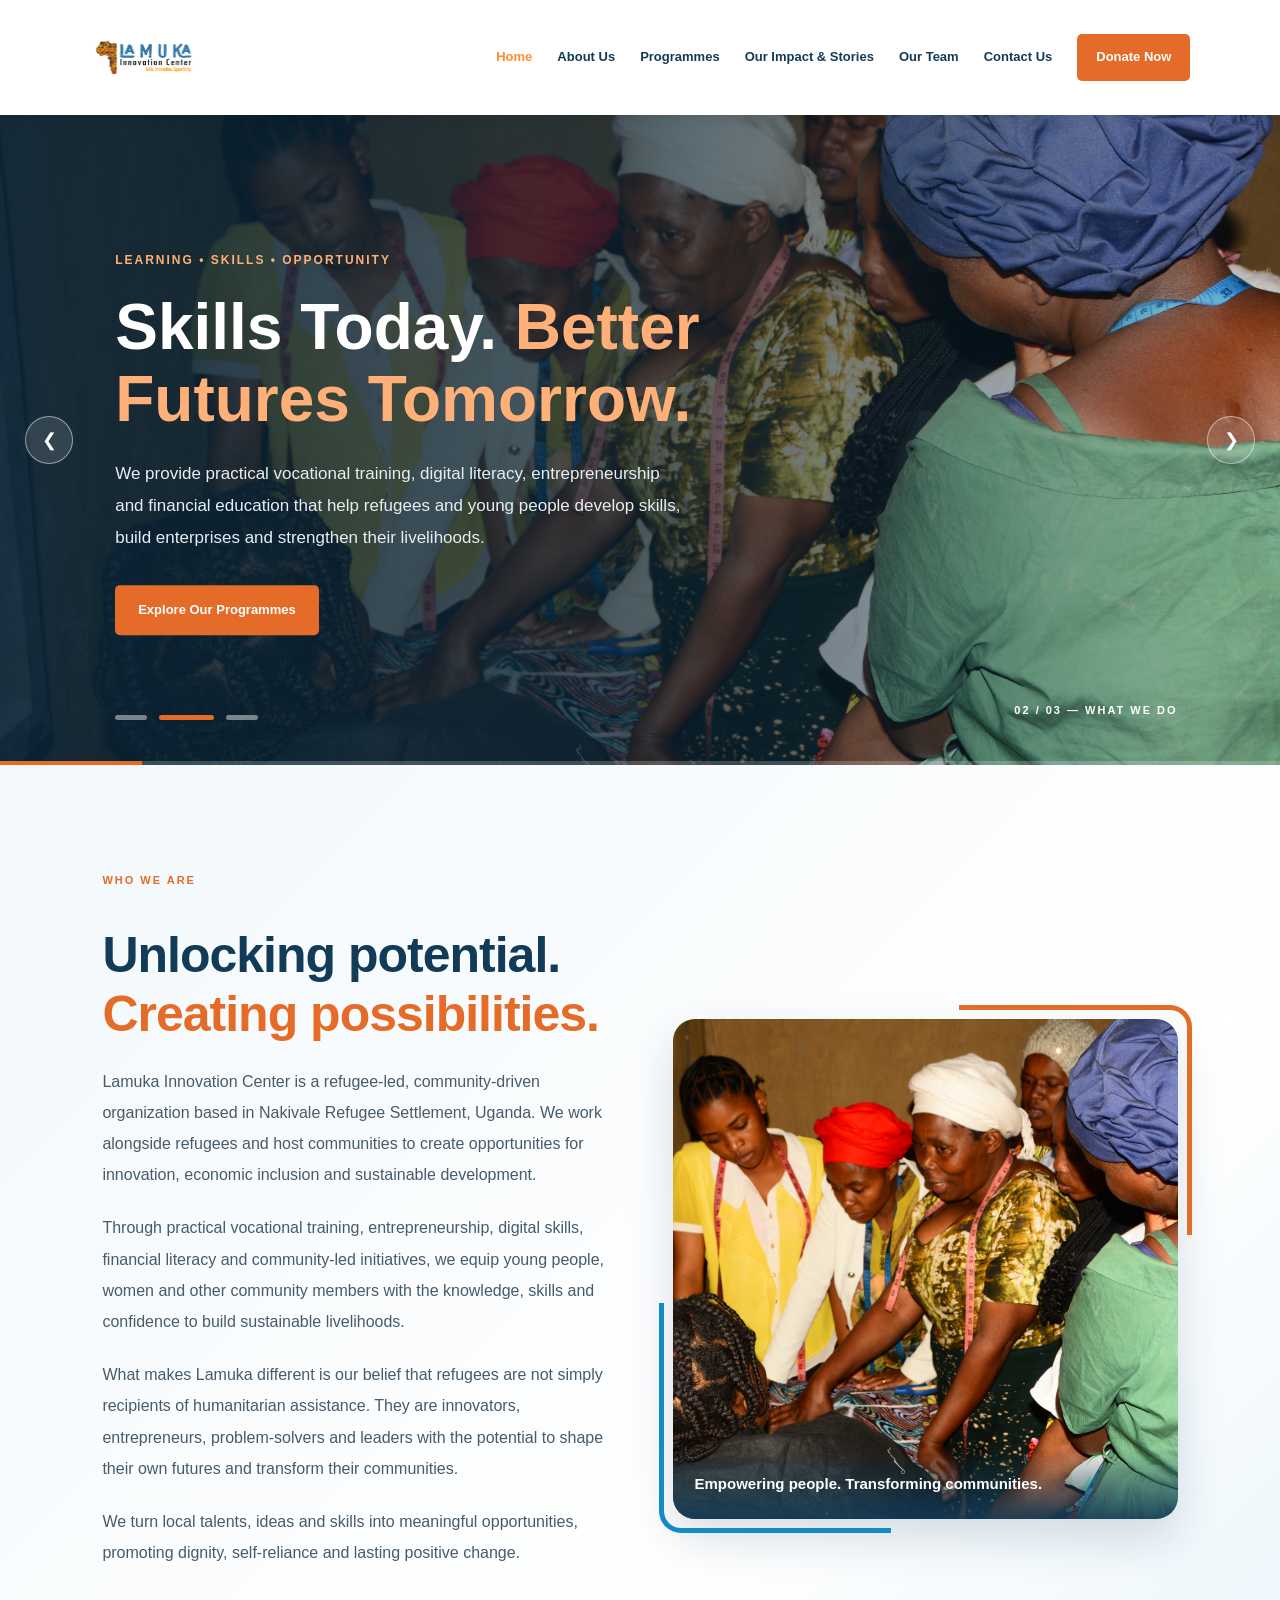
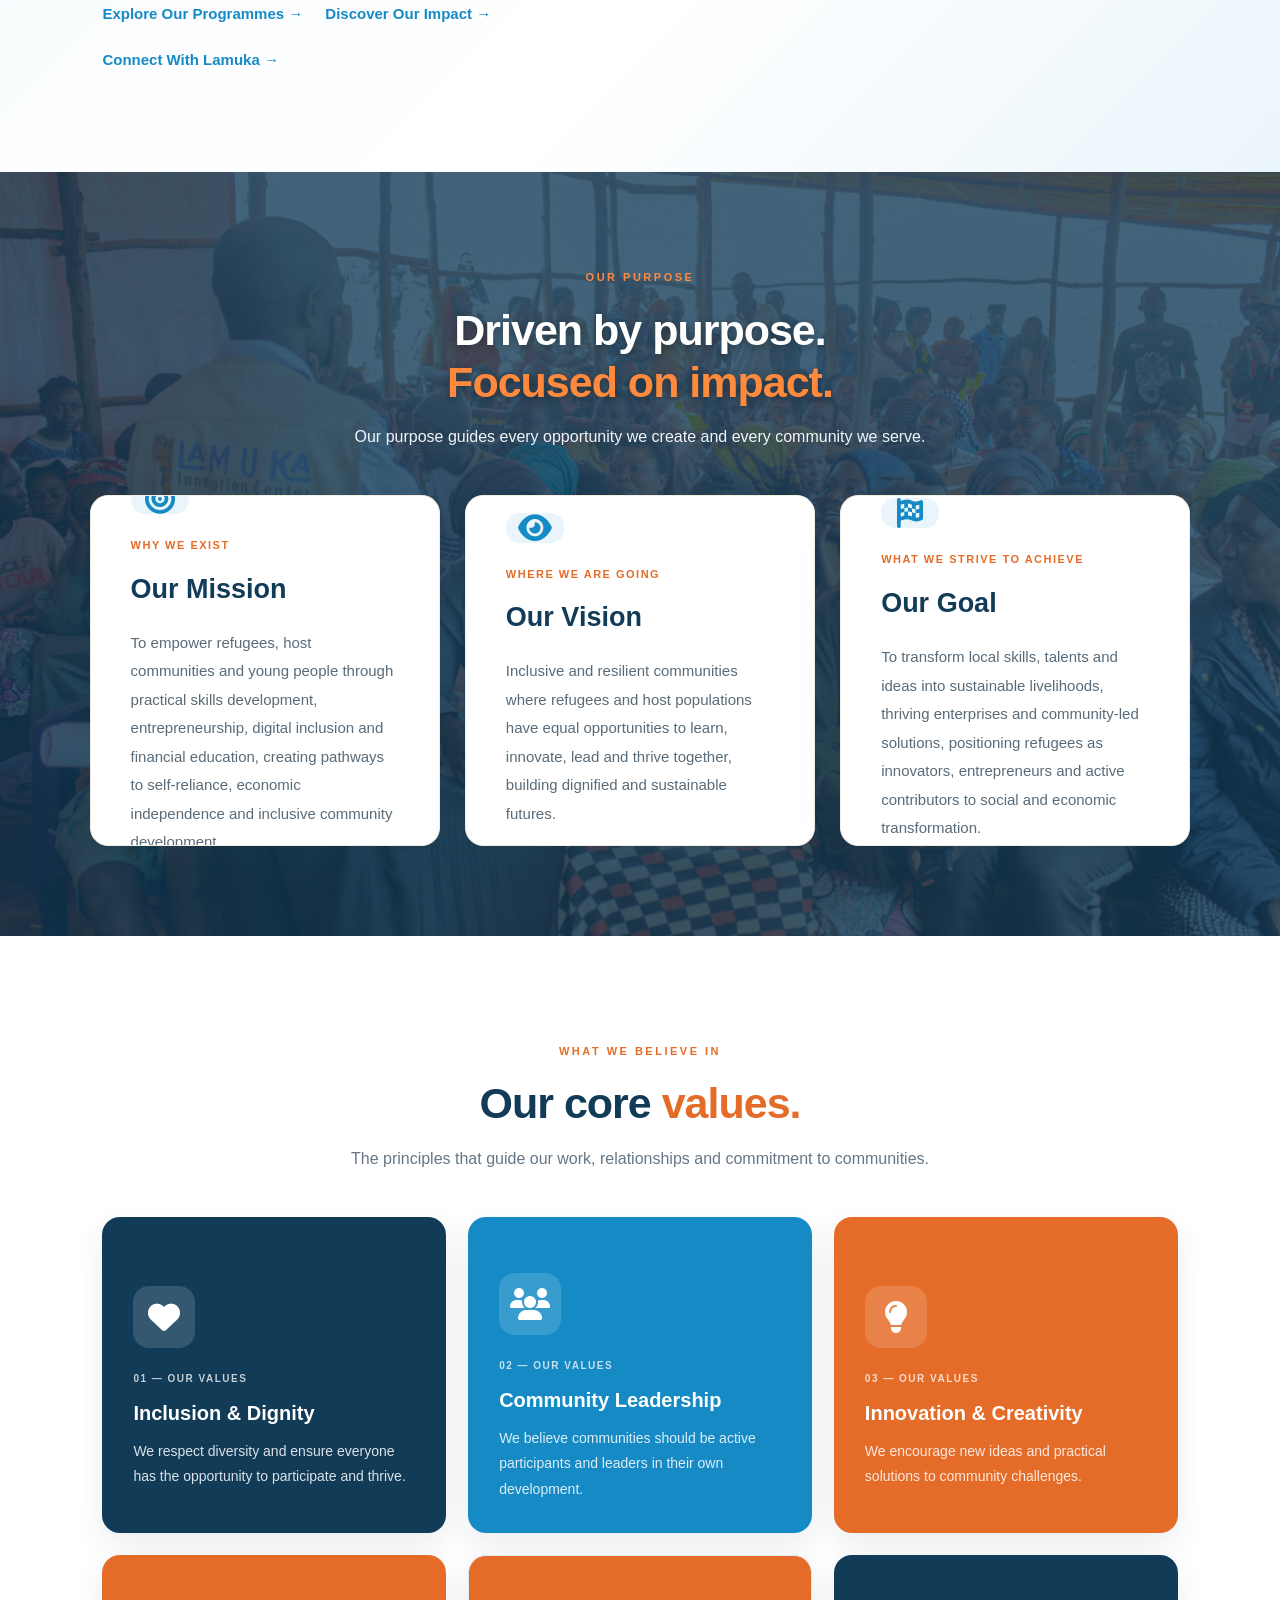
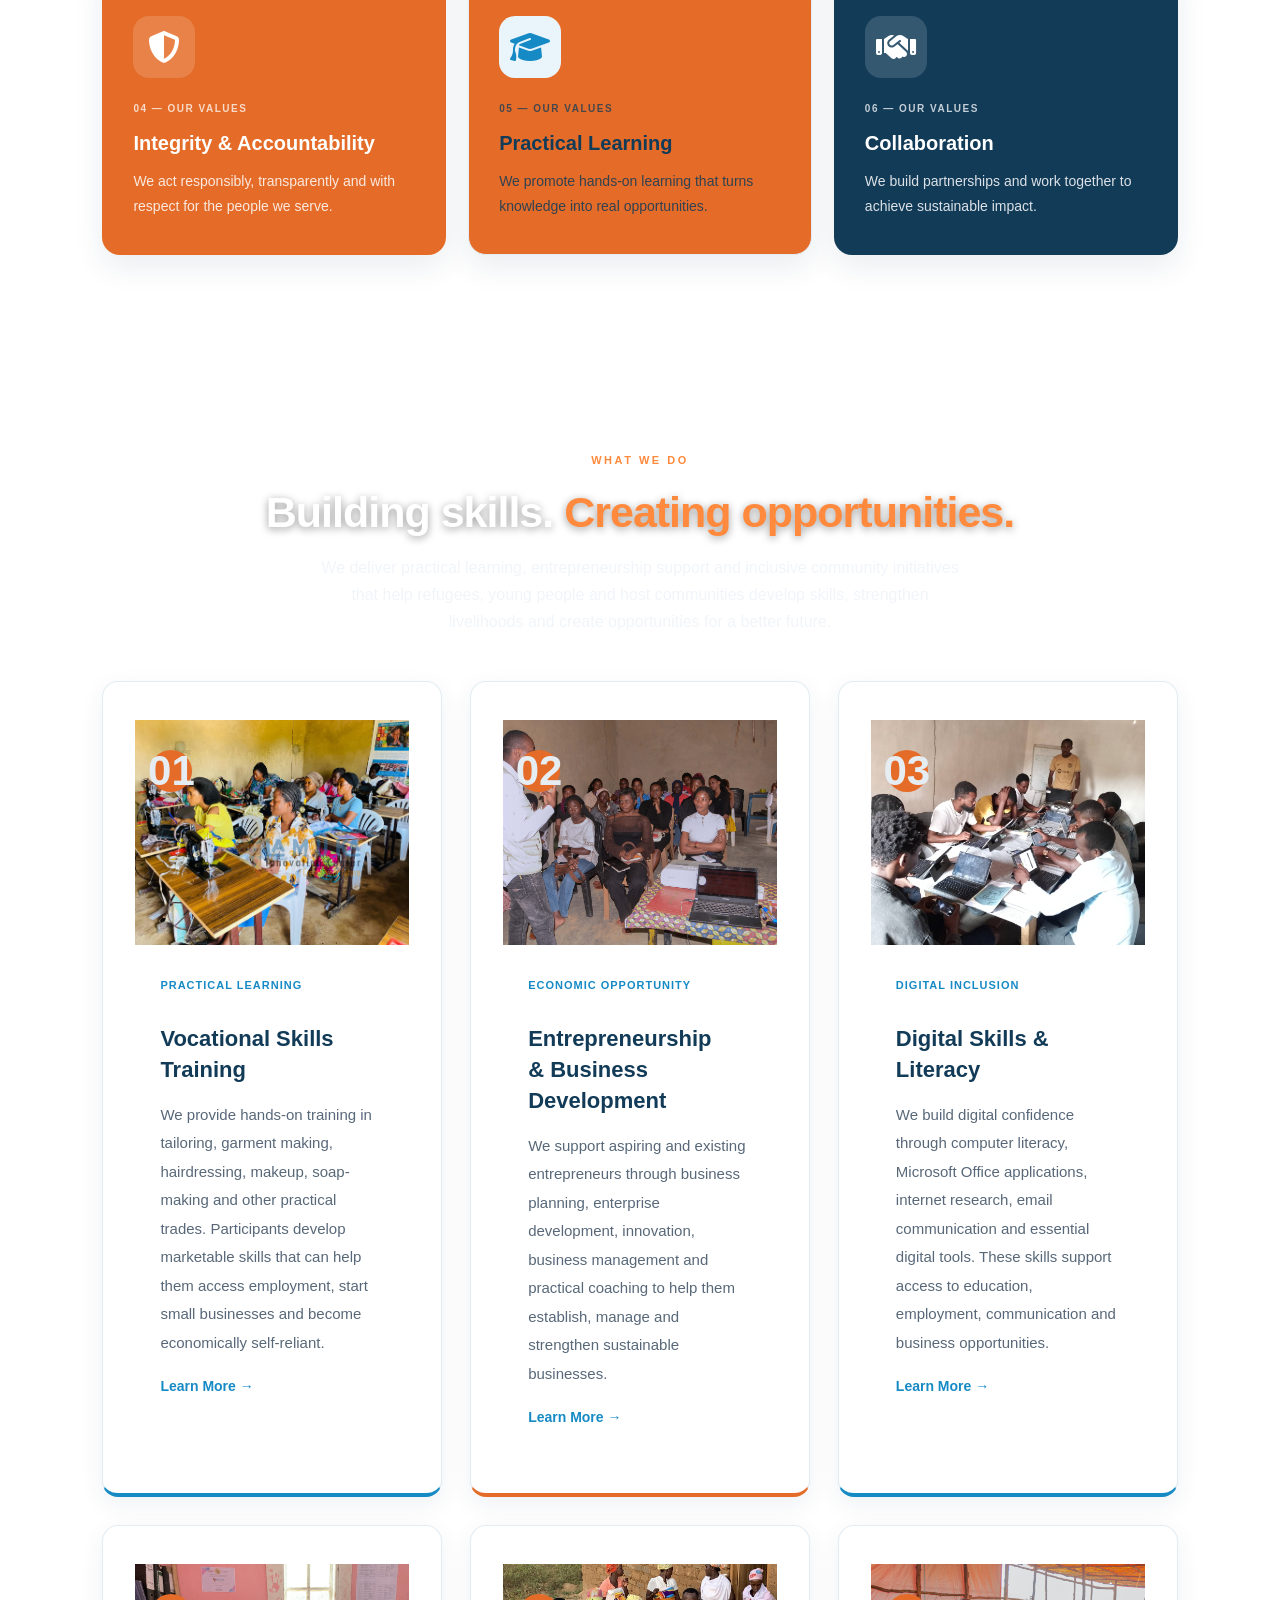
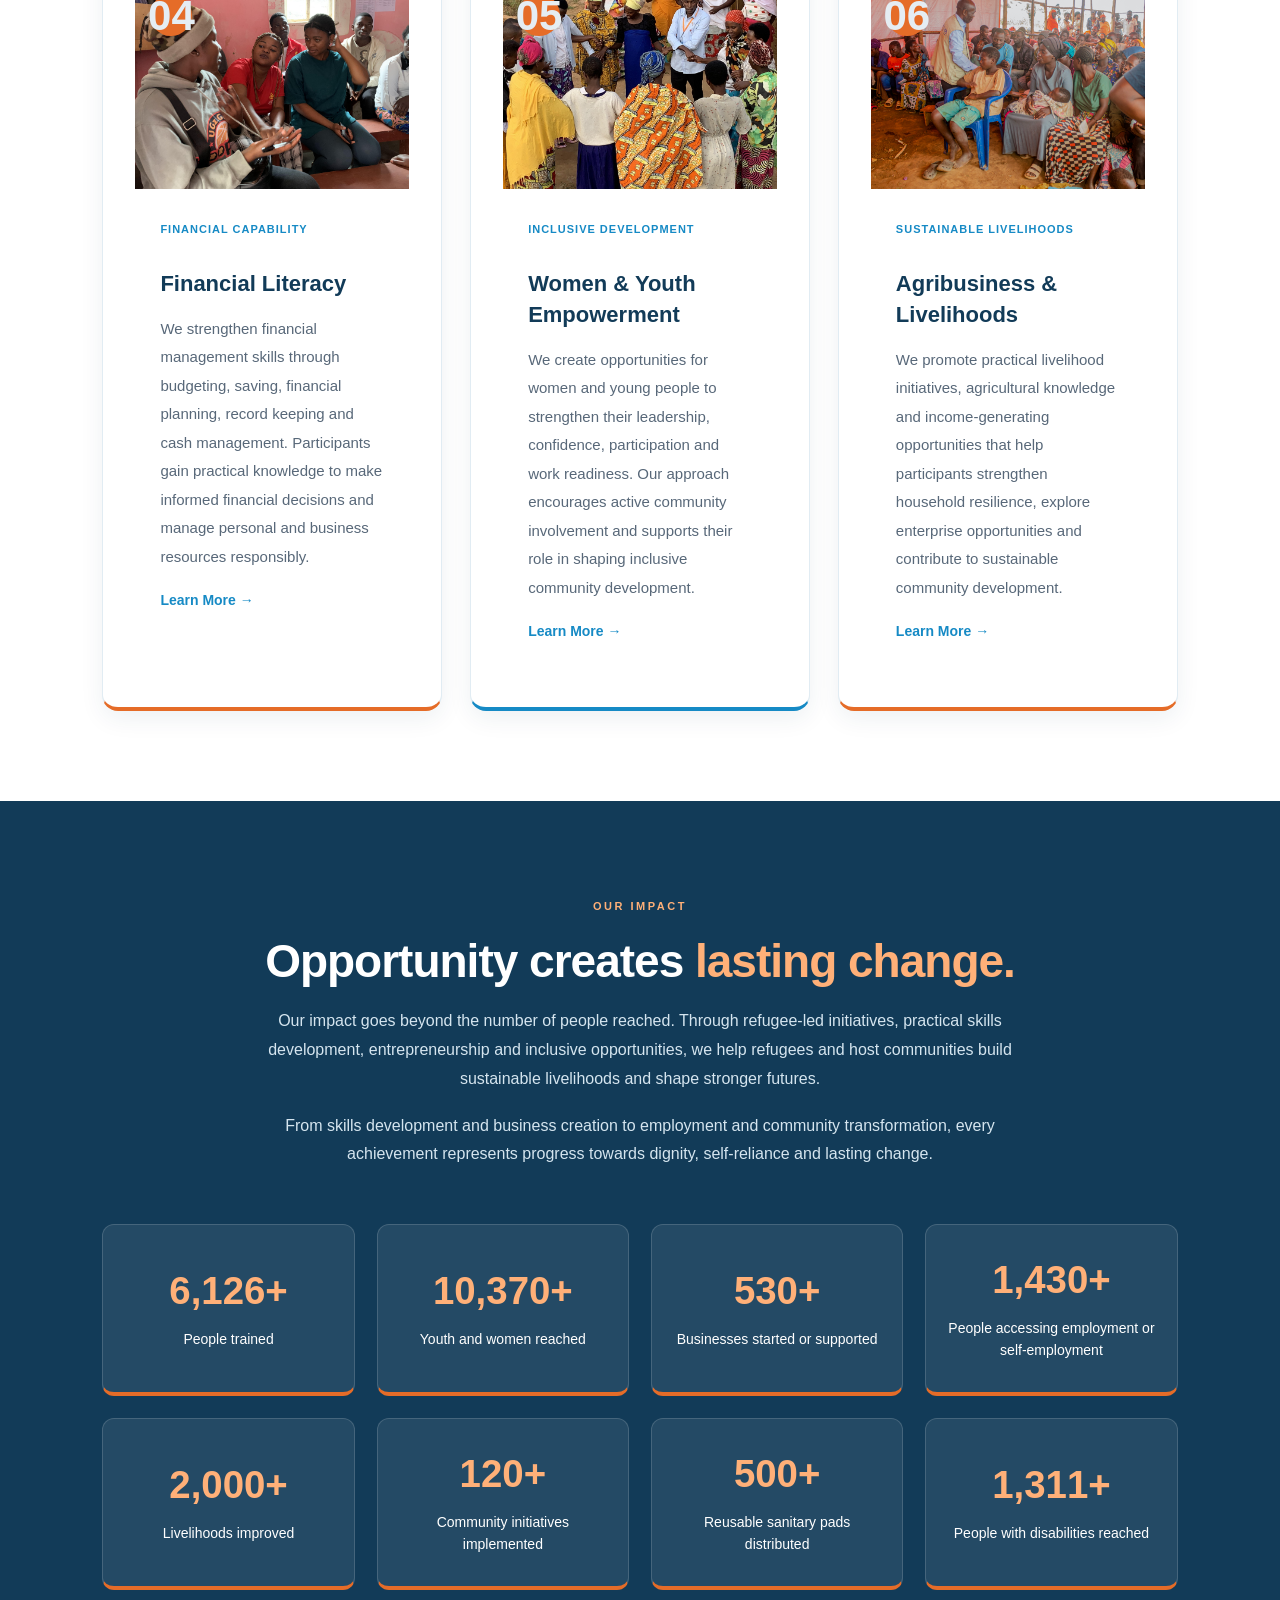
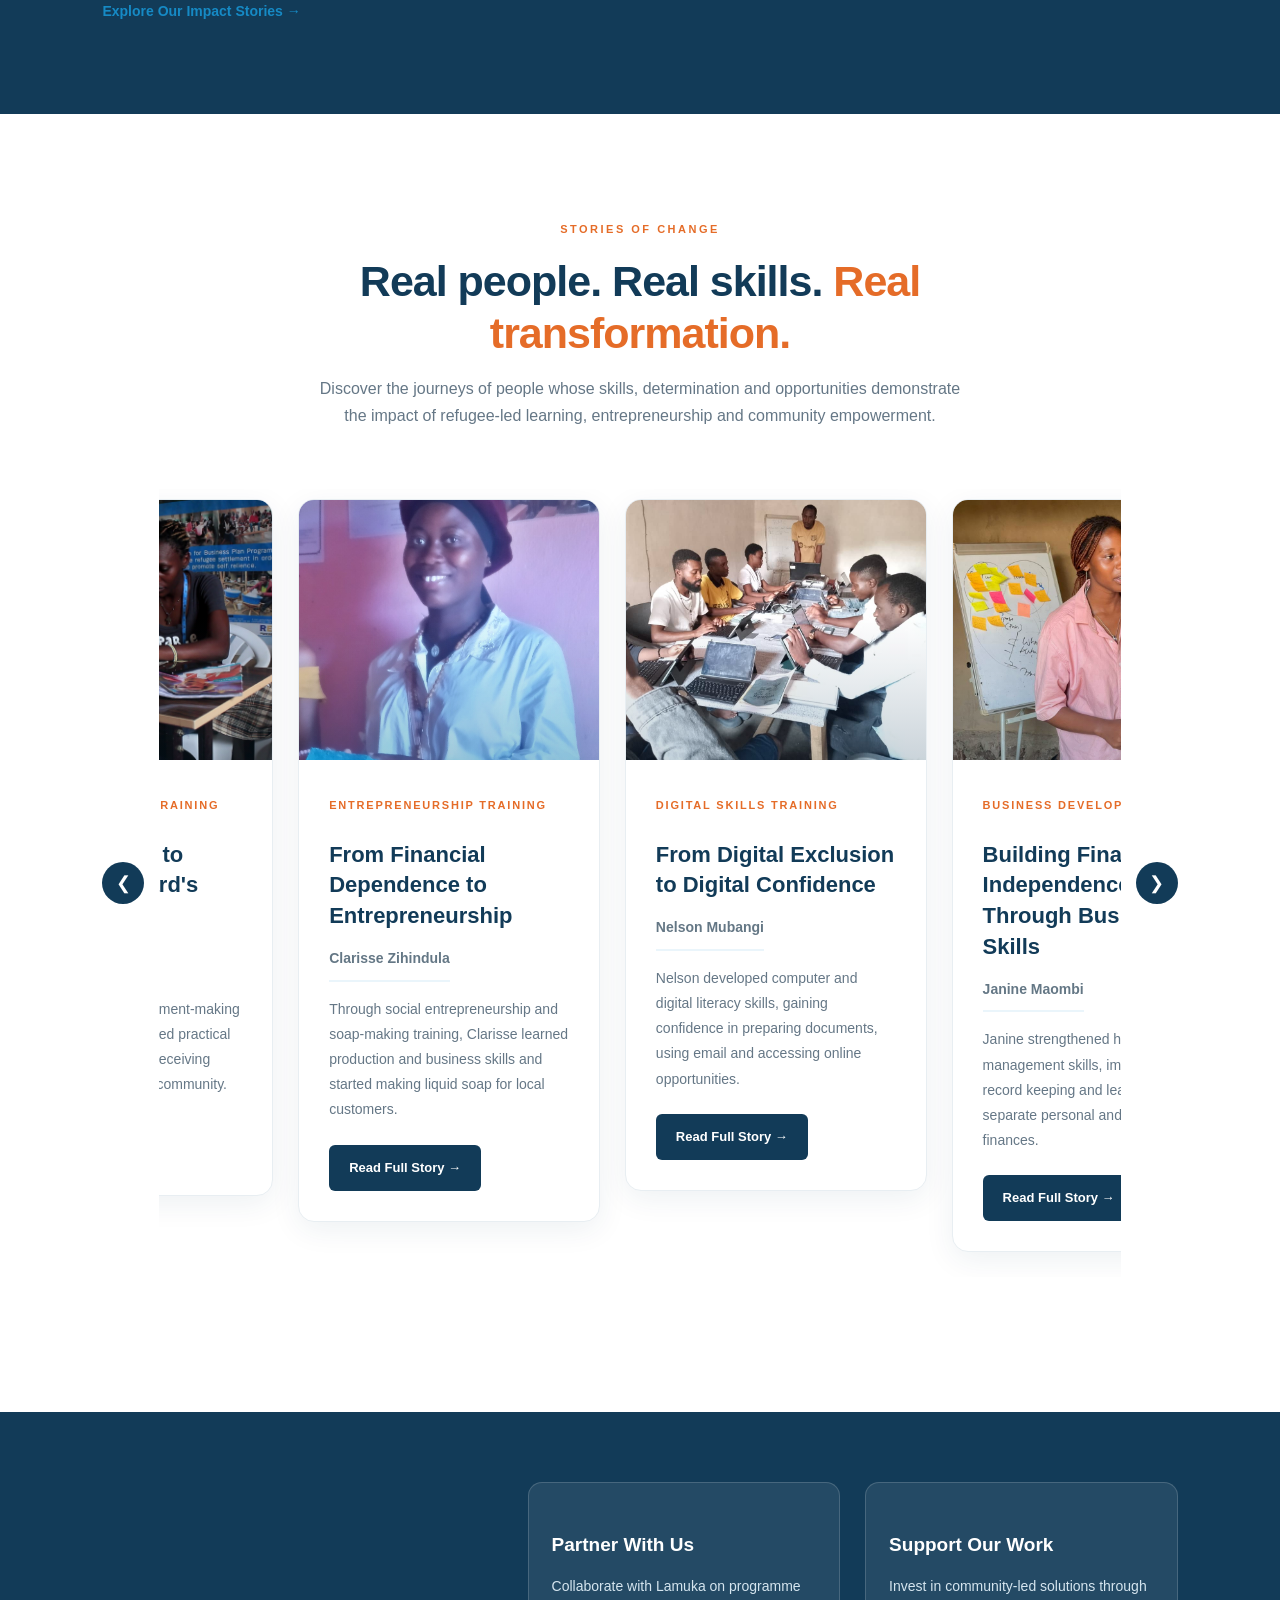
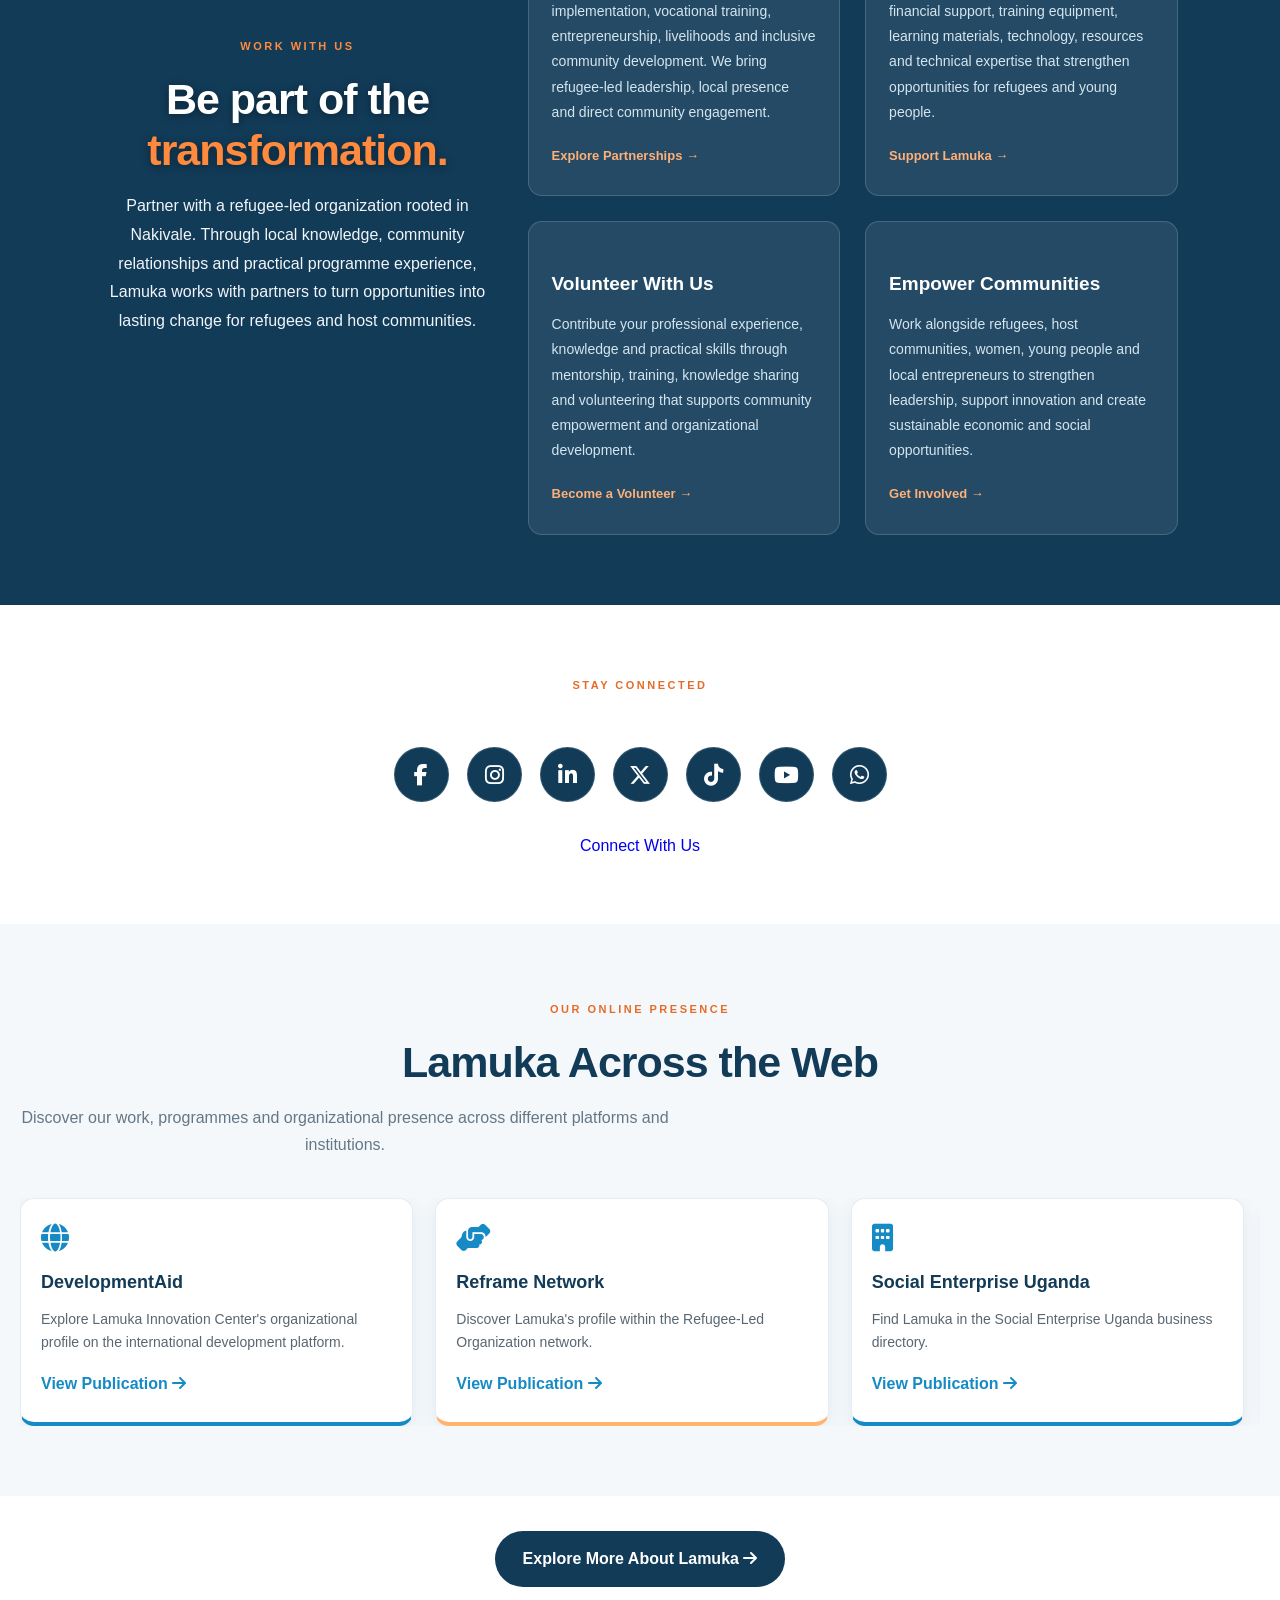
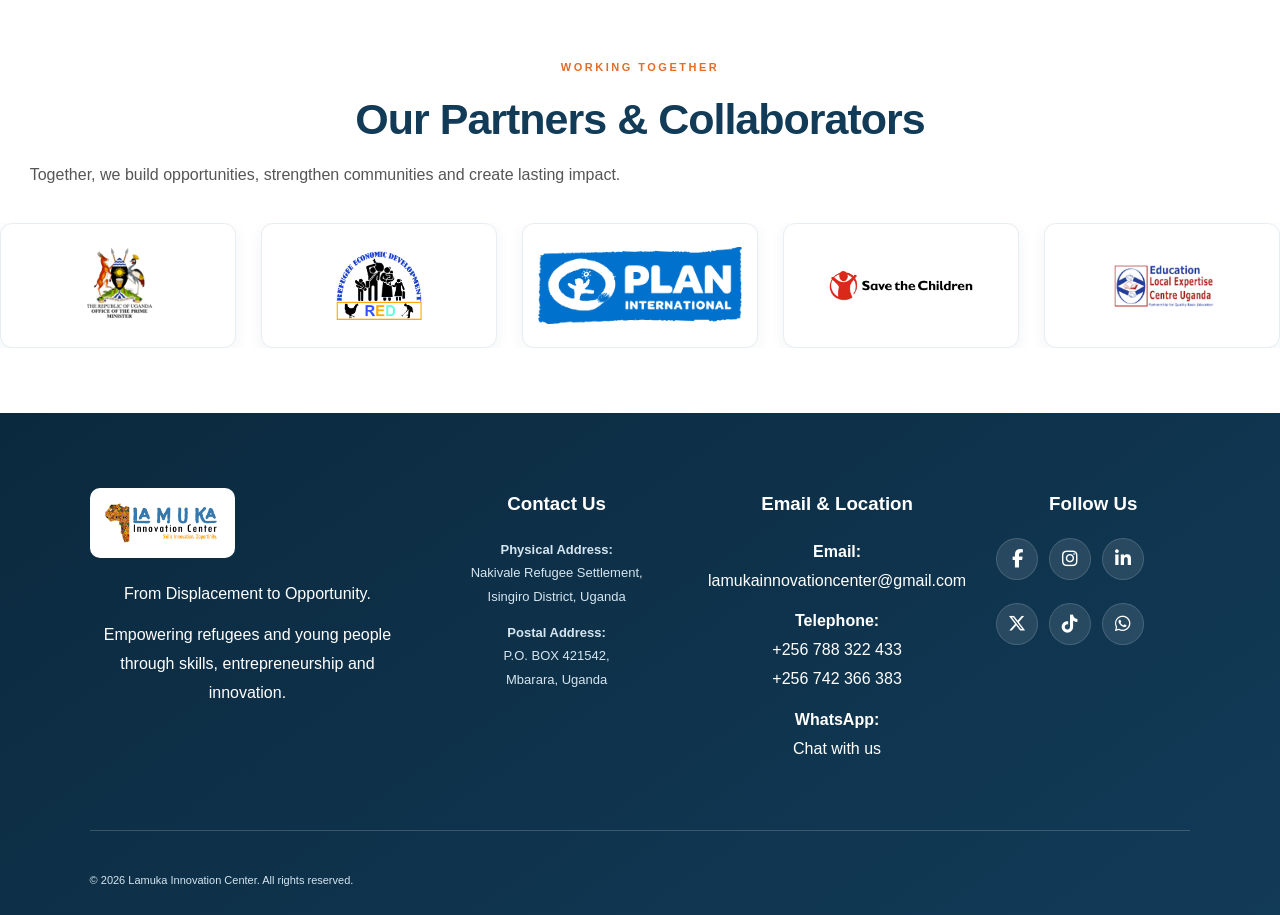
<file: index.html>
<!DOCTYPE html>
<html lang="en">
<head>
  <meta charset="UTF-8">
  <meta name="viewport" content="width=device-width, initial-scale=1.0">
  <title>Lamuka Innovation Center | From Displacement to Opportunity</title>
  <link rel="icon" type="image/jpeg" href="Images/lamukalogo.jpg">
  <link rel="stylesheet" href="style.css">
  <link rel="stylesheet" href="https://cdnjs.cloudflare.com/ajax/libs/font-awesome/6.5.2/css/all.min.css">
</head>
<body>

  <!-- HEADER -->
  
<header class="site-header">
  <a href="index.html" class="brand">
    <img src="Images/lamuka-logo.png"
         alt="Lamuka Innovation Center Logo"
         class="brand-logo">

  <button class="menu-toggle" id="menuToggle"
          aria-label="Open navigation" aria-expanded="false">
    ☰
  </button>

  <nav class="navigation" id="navigation">
    <a href="index.html">Home</a>
    <a href="pages/about.html">About Us</a>
    <a href="pages/programmes.html">Programmes</a>
    <a href="pages/impact-stories.html">Our Impact & Stories</a>
    <a href="pages/team.html">Our Team</a>
    <a href="pages/contact.html">Contact Us</a>
    <a href="donate.html" class="nav-button">Donate Now</a>
  </nav>

</header>


  <main>


<!-- HERO SLIDESHOW -->
<section class="hero-slider" id="home">

  <!-- SLIDE 1: WHO WE ARE -->
  <div class="hero-slide active">
    <img src="Images/lamuka-team.JPG" alt="Lamuka Innovation Center team">
    <div class="hero-overlay"></div>

    <div class="hero-slide-content">
      <span class="eyebrow">REFUGEE-LED • COMMUNITY-DRIVEN</span>

      <h1>From Displacement <span>to Opportunity.</span></h1>

      <p>
        Lamuka Innovation Center is a refugee-led organization in Nakivale,
        Uganda, working alongside refugees and host communities to turn
        skills, ideas and local leadership into sustainable opportunities.
        We believe refugees are not only recipients of support, but also
        innovators, entrepreneurs and leaders shaping their own futures.
      </p>

      <div class="hero-actions">
        <a href="pages/programmes.html" class="button button-orange">
          Discover Our Work
        </a>

        <a href="pages/impact-stories.html" class="button hero-secondary-button">
          Our Impact
        </a>

        <a href="pages/contact.html" class="button hero-secondary-button">
          Partner With Us
        </a>
      </div>
    </div>

    <span class="hero-slide-label">01 / 03 — WHO WE ARE</span>
  </div>

  <!-- SLIDE 2: WHAT WE DO -->
  <div class="hero-slide">
    <img src="Images/lamuka-participants.JPG" alt="Lamuka participants in training">
    <div class="hero-overlay"></div>

    <div class="hero-slide-content">
      <span class="eyebrow">LEARNING • SKILLS • OPPORTUNITY</span>

      <h1>Skills Today. <span>Better Futures Tomorrow.</span></h1>

      <p>
        We provide practical vocational training, digital literacy,
        entrepreneurship and financial education that help refugees
        and young people develop skills, build enterprises and strengthen
        their livelihoods.
      </p>

      <a href="pages/programmes.html" class="button button-orange">
        Explore Our Programmes
      </a>
    </div>

    <span class="hero-slide-label">02 / 03 — WHAT WE DO</span>
  </div>

  <!-- SLIDE 3: OUR IMPACT -->
  <div class="hero-slide">
    <img src="Images/IMG-20240821-WA0123.jpg" alt="Lamuka community empowerment activities">
    <div class="hero-overlay"></div>

    <div class="hero-slide-content">
      <span class="eyebrow">EMPOWERING PEOPLE • TRANSFORMING COMMUNITIES</span>

      <h1>Building Communities. <span>Creating Lasting Impact.</span></h1>

      <p>
        Working with refugees, young people and host communities,
        we create pathways to self-reliance, entrepreneurship,
        economic inclusion and stronger communities.
      </p>

      <a href="pages/impact-stories.html" class="button button-orange">
        Discover Our Impact
      </a>
    </div>

    <span class="hero-slide-label">03 / 03 — OUR IMPACT</span>
  </div>

  <!-- SLIDESHOW CONTROLS -->
  <button class="hero-arrow hero-prev" id="heroPrev" aria-label="Previous slide">❮</button>
  <button class="hero-arrow hero-next" id="heroNext" aria-label="Next slide">❯</button>

  <div class="hero-dots" id="heroDots">
    <button class="hero-dot active" aria-label="Go to slide 1"></button>
    <button class="hero-dot" aria-label="Go to slide 2"></button>
    <button class="hero-dot" aria-label="Go to slide 3"></button>
  </div>

  <div class="hero-progress">
    <div class="hero-progress-bar" id="heroProgressBar"></div>
  </div>

</section>
<!-- ABOUT US INTRODUCTION -->
<section class="intro section" id="about">

  <div class="intro-layout">

    <div class="intro-content">

      <div class="section-heading">
        <span class="eyebrow">WHO WE ARE</span>

        <h2>
          Unlocking potential.<br>
          <span>Creating possibilities.</span>
        </h2>
      </div>

      <div class="intro-text">

        <p>
          Lamuka Innovation Center is a refugee-led, community-driven
          organization based in Nakivale Refugee Settlement, Uganda.
          We work alongside refugees and host communities to create
          opportunities for innovation, economic inclusion and sustainable
          development.
        </p>

        <p>
          Through practical vocational training, entrepreneurship,
          digital skills, financial literacy and community-led initiatives,
          we equip young people, women and other community members with
          the knowledge, skills and confidence to build sustainable
          livelihoods.
        </p>

        <p>
          What makes Lamuka different is our belief that refugees are
          not simply recipients of humanitarian assistance. They are
          innovators, entrepreneurs, problem-solvers and leaders with
          the potential to shape their own futures and transform
          their communities.
        </p>

        <p>
          We turn local talents, ideas and skills into meaningful
          opportunities, promoting dignity, self-reliance and lasting
          positive change.
        </p>

        <div class="intro-actions">
          <a href="pages/programmes.html" class="text-link">
            Explore Our Programmes →
          </a>

          <a href="pages/impact-stories.html" class="text-link">
            Discover Our Impact →
          </a>

          <a href="pages/contact.html" class="text-link">
            Connect With Lamuka →
          </a>
        </div>

      </div>

    </div>

    <div class="intro-image">

      <img src="Images/lamuka-participants.JPG"
           alt="Refugee women participating in Lamuka Innovation Center training activities">

      <div class="image-caption">
        Empowering people. Transforming communities.
      </div>

    </div>

  </div>

</section>
<!-- MISSION, VISION AND GOAL -->
<section class="mission-vision section section-soft">

  <div class="section-heading centered">
    <span class="eyebrow">OUR PURPOSE</span>

    <h2>
      Driven by purpose.<br>
      <span>Focused on impact.</span>
    </h2>

    <p>
      Our purpose guides every opportunity we create
      and every community we serve.
    </p>
  </div>

  <div class="purpose-grid">

    <!-- OUR MISSION -->
    <article class="purpose-card">

      <div class="purpose-icon">
        <i class="fas fa-bullseye"></i>
      </div>

      <span class="purpose-label">WHY WE EXIST</span>

      <h3>Our Mission</h3>

      <p>
        To empower refugees, host communities and young people
        through practical skills development, entrepreneurship,
        digital inclusion and financial education, creating pathways
        to self-reliance, economic independence and inclusive
        community development.
      </p>

      <div class="purpose-number"></div>

    </article>

    <!-- OUR VISION -->
    <article class="purpose-card">

      <div class="purpose-icon">
        <i class="fas fa-eye"></i>
      </div>

      <span class="purpose-label">WHERE WE ARE GOING</span>

      <h3>Our Vision</h3>

      <p>
        Inclusive and resilient communities where refugees and
        host populations have equal opportunities to learn,
        innovate, lead and thrive together, building dignified
        and sustainable futures.
      </p>

      <div class="purpose-number"></div>

    </article>

    <!-- OUR GOAL -->
    <article class="purpose-card">

      <div class="purpose-icon">
        <i class="fas fa-flag-checkered"></i>
      </div>

      <span class="purpose-label">WHAT WE STRIVE TO ACHIEVE</span>

      <h3>Our Goal</h3>

      <p>
        To transform local skills, talents and ideas into
        sustainable livelihoods, thriving enterprises and
        community-led solutions, positioning refugees as
        innovators, entrepreneurs and active contributors
        to social and economic transformation.
      </p>

      <div class="purpose-number"></div>

    </article>
  </div>

</section>
<!-- OUR CORE VALUES -->
<section class="values section section-soft">

  <div class="section-heading centered">
    <span class="eyebrow">WHAT WE BELIEVE IN</span>
    <h2>Our core <span>values.</span></h2>
    <p>
      The principles that guide our work, relationships
      and commitment to communities.
    </p>
  </div>

  <div class="card-grid three-columns">

    <article class="info-card value-card navy">
      <div class="value-icon">
        <i class="fas fa-heart"></i>
      </div>
      <span class="value-number">01 — OUR VALUES</span>
      <h3>Inclusion & Dignity</h3>
      <p>
        We respect diversity and ensure everyone has
        the opportunity to participate and thrive.
      </p>
    </article>

    <article class="info-card value-card blue">
      <div class="value-icon">
          <i class="fas fa-users"></i></div>
      <span class="value-number">02 — OUR VALUES</span>
      <h3>Community Leadership</h3>
      <p>
        We believe communities should be active participants
        and leaders in their own development.
      </p>
    </article>

    <article class="info-card value-card orange">
      <div class="value-icon">
        <i class="fas fa-lightbulb"></i>
      </div>
      <span class="value-number">03 — OUR VALUES</span>
      <h3>Innovation & Creativity</h3>
      <p>
        We encourage new ideas and practical solutions
        to community challenges.
      </p>
    </article>

    <article class="info-card value-card orange">
      <div class="value-icon">
        <i class="fas fa-shield-alt"></i>
      </div>
      <span class="value-number">04 — OUR VALUES</span>
      <h3>Integrity & Accountability</h3>
      <p>
        We act responsibly, transparently and with
        respect for the people we serve.
      </p>
    </article>

    <article class="info-card value-card white">
      <div class="value-icon">
        <i class="fas fa-graduation-cap"></i>
      </div>
      <span class="value-number">05 — OUR VALUES</span>
      <h3>Practical Learning</h3>
      <p>
        We promote hands-on learning that turns
        knowledge into real opportunities.
      </p>
    </article>

    <article class="info-card value-card navy">
      <div class="value-icon">
        <i class="fas fa-handshake"></i>
      </div>
      <span class="value-number">06 — OUR VALUES</span>
      <h3>Collaboration</h3>
      <p>
        We build partnerships and work together
        to achieve sustainable impact.
      </p>
    </article>

  </div>
</section>
<!-- OUR PROGRAMMES -->
<section class="section programmes" id="programmes">

  <div class="section-heading centered">
    <span class="eyebrow">WHAT WE DO</span>

    <h2>Building skills. <span>Creating opportunities.</span></h2>

    <p>
      We deliver practical learning, entrepreneurship support and
      inclusive community initiatives that help refugees, young people
      and host communities develop skills, strengthen livelihoods
      and create opportunities for a better future.
    </p>
  </div>

  <div class="programme-grid">

    <!-- PROGRAMME 1: VOCATIONAL SKILLS -->
    <article class="programme-card">
      <div class="programme-image">
        <img src="Images/IMG-20250908-WA0097.jpg"
             alt="Participants taking part in vocational skills training">
        <span class="programme-number">01</span>
      </div>

      <div class="programme-content">
        <span class="eyebrow">PRACTICAL LEARNING</span>

        <h3>Vocational Skills Training</h3>

        <p>
          We provide hands-on training in tailoring, garment making,
          hairdressing, makeup, soap-making and other practical trades.
          Participants develop marketable skills that can help them
          access employment, start small businesses and become
          economically self-reliant.
        </p>

        <a href="pages/programmes.html" class="programme-link">
          Learn More →
        </a>
      </div>
    </article>

    <!-- PROGRAMME 2: ENTREPRENEURSHIP -->
    <article class="programme-card">
      <div class="programme-image">
        <img src="Images/DSC_0085.jpg"
             alt="Lamuka team supporting community development">
        <span class="programme-number">02</span>
      </div>

      <div class="programme-content">
        <span class="eyebrow">ECONOMIC OPPORTUNITY</span>

        <h3>Entrepreneurship & Business Development</h3>

        <p>
          We support aspiring and existing entrepreneurs through
          business planning, enterprise development, innovation,
          business management and practical coaching to help them
          establish, manage and strengthen sustainable businesses.
        </p>

        <a href="pages/programmes.html" class="programme-link">
          Learn More →
        </a>
      </div>
    </article>

    <!-- PROGRAMME 3: DIGITAL SKILLS -->
    <article class="programme-card">
      <div class="programme-image">
        <img src="Images/IMG-20240821-WA0146.jpg"
             alt="Lamuka participants in a learning environment">
        <span class="programme-number">03</span>
      </div>

      <div class="programme-content">
        <span class="eyebrow">DIGITAL INCLUSION</span>

        <h3>Digital Skills & Literacy</h3>

        <p>
          We build digital confidence through computer literacy,
          Microsoft Office applications, internet research, email
          communication and essential digital tools. These skills
          support access to education, employment, communication
          and business opportunities.
        </p>

        <a href="pages/programmes.html" class="programme-link">
          Learn More →
        </a>
      </div>
    </article>

    <!-- PROGRAMME 4: FINANCIAL LITERACY -->
    <article class="programme-card">
      <div class="programme-image">
        <img src="Images/IMG-20250919-WA0011.JPG"
             alt="Lamuka team working on community initiatives">
        <span class="programme-number">04</span>
      </div>

      <div class="programme-content">
        <span class="eyebrow">FINANCIAL CAPABILITY</span>

        <h3>Financial Literacy</h3>

        <p>
          We strengthen financial management skills through budgeting,
          saving, financial planning, record keeping and cash
          management. Participants gain practical knowledge to make
          informed financial decisions and manage personal and
          business resources responsibly.
        </p>

        <a href="pages/programmes.html" class="programme-link">
          Learn More →
        </a>
      </div>
    </article>

    <!-- PROGRAMME 5: WOMEN AND YOUTH -->
    <article class="programme-card">
      <div class="programme-image">
        <img src="Images/2023_06_27_16_27_IMG_5954.JPG"
             alt="Young people participating in Lamuka activities">
        <span class="programme-number">05</span>
      </div>

      <div class="programme-content">
        <span class="eyebrow">INCLUSIVE DEVELOPMENT</span>

        <h3>Women & Youth Empowerment</h3>

        <p>
          We create opportunities for women and young people to
          strengthen their leadership, confidence, participation
          and work readiness. Our approach encourages active
          community involvement and supports their role in
          shaping inclusive community development.
        </p>

        <a href="pages/programmes.html" class="programme-link">
          Learn More →
        </a>
      </div>
    </article>

    <!-- PROGRAMME 6: AGRIBUSINESS -->
    <article class="programme-card">
      <div class="programme-image">
        <img src="Images/IMG_0536.jpg"
             alt="Community participants involved in Lamuka programmes">
        <span class="programme-number">06</span>
      </div>

      <div class="programme-content">
        <span class="eyebrow">SUSTAINABLE LIVELIHOODS</span>

        <h3>Agribusiness & Livelihoods</h3>

        <p>
          We promote practical livelihood initiatives, agricultural
          knowledge and income-generating opportunities that help
          participants strengthen household resilience, explore
          enterprise opportunities and contribute to sustainable
          community development.
        </p>

        <a href="pages/programmes.html" class="programme-link">
          Learn More →
        </a>
      </div>
    </article>

  </div>

</section>
<!-- OUR IMPACT -->
<section class="impact-section section" id="impact">

  <div class="impact-intro">

    <span class="eyebrow light-eyebrow">OUR IMPACT</span>

    <h2>
      Opportunity creates
      <span>lasting change.</span>
    </h2>

    <p>
      Our impact goes beyond the number of people reached.
      Through refugee-led initiatives, practical skills development,
      entrepreneurship and inclusive opportunities, we help refugees
      and host communities build sustainable livelihoods and
      shape stronger futures.
    </p>

    <p>
      From skills development and business creation to employment
      and community transformation, every achievement represents
      progress towards dignity, self-reliance and lasting change.
    </p>

  </div>

  <div class="impact-grid">

    <div class="impact-item">
      <strong class="count-number" data-target="6126">0+</strong>
      <span>People trained</span>
    </div>

    <div class="impact-item">
      <strong class="count-number" data-target="10370">0+</strong>
      <span>Youth and women reached</span>
    </div>

    <div class="impact-item">
      <strong class="count-number" data-target="530">0+</strong>
      <span>Businesses started or supported</span>
    </div>

    <div class="impact-item">
      <strong class="count-number" data-target="1430">0+</strong>
      <span>People accessing employment or self-employment</span>
    </div>

    <div class="impact-item">
      <strong class="count-number" data-target="2000">0+</strong>
      <span>Livelihoods improved</span>
    </div>

    <div class="impact-item">
      <strong class="count-number" data-target="120">0+</strong>
      <span>Community initiatives implemented</span>
    </div>

    <div class="impact-item">
      <strong class="count-number" data-target="500">0+</strong>
      <span>Reusable sanitary pads distributed</span>
    </div>

    <div class="impact-item">
      <strong class="count-number" data-target="1311">0+</strong>
      <span>People with disabilities reached</span>
    </div>

  </div>

  <div class="impact-more">
    <a href="pages/impact-stories.html" class="text-link">
      Explore Our Impact Stories →
    </a>
  </div>

</section>
<!-- PARTICIPANT SUCCESS STORIES -->
<section class="section stories" id="stories">

  <div class="section-heading centered">
    <span class="eyebrow">STORIES OF CHANGE</span>

    <h2>
      Real people. Real skills.
      <span>Real transformation.</span>
    </h2>

    <p>
      Discover the journeys of people whose skills, determination
      and opportunities demonstrate the impact of refugee-led
      learning, entrepreneurship and community empowerment.
    </p>
  </div>

  <div class="stories-carousel">

    <button class="carousel-arrow prev-arrow"
            onclick="moveStories(-1)"
            aria-label="Previous stories">
      &#10094;
    </button>

    <div class="success-story-grid" id="successStoryTrack">

      <!-- STORY 1: MACLARD GONSA -->
      <article class="success-story-card">

        <div class="success-story-image">
          <img src="Images/CLADE.png"
               alt="Maclard Gonsa participating in tailoring training">
        </div>

        <div class="success-story-body">
          <span class="eyebrow">VOCATIONAL SKILLS TRAINING</span>

          <h3>From Learning to Earning: Maclard's Journey</h3>

          <p class="participant-name">Maclard Gonsa</p>

          <p>
            Through tailoring and garment-making training, Maclard
            developed practical sewing skills and began receiving
            sewing orders within the community.
          </p>

          <a href="pages/impact-stories.html" class="story-read-button">
            Read Full Story →
          </a>
        </div>

      </article>

      <!-- STORY 2: CLARISSE -->
      <article class="success-story-card">

        <div class="success-story-image">
          <img src="Images/IMG_20230927_113933_1.jpg"
               alt="Clarisse Zihindula, entrepreneurship training participant">
        </div>

        <div class="success-story-body">
          <span class="eyebrow">ENTREPRENEURSHIP TRAINING</span>

          <h3>From Financial Dependence to Entrepreneurship</h3>

          <p class="participant-name">Clarisse Zihindula</p>

          <p>
            Through social entrepreneurship and soap-making training,
            Clarisse learned production and business skills and started
            making liquid soap for local customers.
          </p>

          <a href="pages/impact-stories.html" class="story-read-button">
            Read Full Story →
          </a>
        </div>

      </article>

      <!-- STORY 3: NELSON -->
      <article class="success-story-card">

        <div class="success-story-image">
          <img src="Images/IMG-20240821-WA0123.jpg"
               alt="Nelson Mubangi participating in digital skills activities">
        </div>

        <div class="success-story-body">
          <span class="eyebrow">DIGITAL SKILLS TRAINING</span>

          <h3>From Digital Exclusion to Digital Confidence</h3>

          <p class="participant-name">Nelson Mubangi</p>

          <p>
            Nelson developed computer and digital literacy skills,
            gaining confidence in preparing documents, using email
            and accessing online opportunities.
          </p>

          <a href="pages/impact-stories.html" class="story-read-button">
            Read Full Story →
          </a>
        </div>

      </article>

      <!-- STORY 4: JANINE -->
      <article class="success-story-card">

        <div class="success-story-image">
          <img src="Images/janine.jpeg"
               alt="Janine Maombi, business development training participant">
        </div>

        <div class="success-story-body">
          <span class="eyebrow">BUSINESS DEVELOPMENT</span>

          <h3>Building Financial Independence Through Business Skills</h3>

          <p class="participant-name">Janine Maombi</p>

          <p>
            Janine strengthened her business management skills,
            improved financial record keeping and learned to
            separate personal and business finances.
          </p>

          <a href="pages/impact-stories.html" class="story-read-button">
            Read Full Story →
          </a>
        </div>

      </article>

      <!-- STORY 5: BAHATI -->
      <article class="success-story-card">

        <div class="success-story-image">
          <img src="Images/IMG_20231017_124210_1.jpg"
               alt="Bahati Makala Jean d’Arc, hairdressing training participant">
        </div>

        <div class="success-story-body">
          <span class="eyebrow">VOCATIONAL SKILLS TRAINING</span>

          <h3>Building Self-Reliance Through Beauty Skills</h3>

          <p class="participant-name">Bahati Makala Jean d’Arc</p>

          <p>
            Through hairdressing and beauty training, Bahati gained
            practical skills and began offering services to women
            and girls in her community.
          </p>

          <a href="pages/impact-stories.html" class="story-read-button">
            Read Full Story →
          </a>
        </div>

      </article>

      <!-- STORY 6: SALAMA -->
      <article class="success-story-card">

        <div class="success-story-image">
          <img src="Images/IMG-20241208-WA0082.jpg"
               alt="Salama Shamamba developing her tailoring skills">
        </div>

        <div class="success-story-body">
          <span class="eyebrow">VOCATIONAL SKILLS TRAINING</span>

          <h3>From Learning to Earning Through Tailoring</h3>

          <p class="participant-name">Salama Shamamba</p>

          <p>
            Through Lamuka's tailoring training, Salama learned
            to make clothes and developed the skills to earn
            an income and support her daughter.
          </p>

          <a href="pages/impact-stories.html" class="story-read-button">
            Read Full Story →
          </a>
        </div>

      </article>

      <!-- STORY 7: TAILORING VIDEO -->
      <article class="success-story-card video-story-card">

        <div class="success-story-image video-story-image">
          <iframe
            src="https://www.youtube.com/embed/DRNz23MRdm4"
            title="Lamuka tailoring and fashion training stories"
            allow="accelerometer; autoplay; clipboard-write; encrypted-media; gyroscope; picture-in-picture; web-share"
            referrerpolicy="strict-origin-when-cross-origin"
            allowfullscreen>
          </iframe>
        </div>

        <div class="success-story-body">
          <span class="eyebrow">VIDEO STORY</span>

          <h3>Tailoring Skills for Employment and Opportunity</h3>

          <p>
            Discover how practical tailoring and fashion design
            training creates opportunities for young women
            to develop skills and prepare for employment.
          </p>

          <a href="https://www.youtube.com/watch?v=DRNz23MRdm4"
             target="_blank"
             rel="noopener noreferrer"
             class="story-read-button video-watch-link">
            Watch on YouTube →
          </a>
        </div>

      </article>

      <!-- STORY 8: WORK READINESS VIDEO -->
      <article class="success-story-card video-story-card">

        <div class="success-story-image video-story-image">
          <iframe
            src="https://www.youtube.com/embed/QV9DCwq8nEM"
            title="Work Readiness Bootcamp 2026"
            allow="accelerometer; autoplay; clipboard-write; encrypted-media; gyroscope; picture-in-picture; web-share"
            referrerpolicy="strict-origin-when-cross-origin"
            allowfullscreen>
          </iframe>
        </div>

        <div class="success-story-body">
          <span class="eyebrow">VIDEO STORY</span>

          <h3>Work Readiness Bootcamp 2026</h3>

          <p>
            Discover how young women in Nakivale develop
            work-readiness skills, build confidence and prepare
            for employment and future opportunities.
          </p>

          <a href="https://www.youtube.com/watch?v=QV9DCwq8nEM"
             target="_blank"
             rel="noopener noreferrer"
             class="story-read-button video-watch-link">
            Watch on YouTube →
          </a>
        </div>

      </article>

    </div>

    <button class="carousel-arrow next-arrow"
            onclick="moveStories(1)"
            aria-label="Next stories">
      &#10095;
    </button>

  </div>

  <p class="stories-note"></p>

</section>
<!-- GET INVOLVED & PARTNERSHIPS -->
<section class="get-involved section" id="get-involved">

  <div class="section-heading centered">

    <span class="eyebrow light-eyebrow">WORK WITH US</span>

    <h2>
      Be part of the
      <span>transformation.</span>
    </h2>

    <p>
      Partner with a refugee-led organization rooted in Nakivale.
      Through local knowledge, community relationships and practical
      programme experience, Lamuka works with partners to turn
      opportunities into lasting change for refugees and host communities.
    </p>

  </div>

  <div class="involvement-grid">

    <!-- PARTNERSHIPS -->
    <article class="involvement-card">

      <div class="involvement-icon"></div>

      <h3>Partner With Us</h3>

      <p>
        Collaborate with Lamuka on programme implementation,
        vocational training, entrepreneurship, livelihoods and
        inclusive community development. We bring refugee-led
        leadership, local presence and direct community engagement.
      </p>

      <a href="pages/contact.html" class="involvement-link">
        Explore Partnerships →
      </a>

    </article>

    <!-- SUPPORT -->
    <article class="involvement-card">

      <div class="involvement-icon"></div>

      <h3>Support Our Work</h3>

      <p>
        Invest in community-led solutions through financial support,
        training equipment, learning materials, technology,
        resources and technical expertise that strengthen
        opportunities for refugees and young people.
      </p>

      <a href="pages/donate.html" class="involvement-link">
        Support Lamuka →
      </a>

    </article>

    <!-- VOLUNTEERING -->
    <article class="involvement-card">

      <div class="involvement-icon"></div>

      <h3>Volunteer With Us</h3>

      <p>
        Contribute your professional experience, knowledge and
        practical skills through mentorship, training, knowledge
        sharing and volunteering that supports community
        empowerment and organizational development.
      </p>

      <a href="pages/contact.html" class="involvement-link">
        Become a Volunteer →
      </a>

    </article>

    <!-- COMMUNITY EMPOWERMENT -->
    <article class="involvement-card">

      <div class="involvement-icon"></div>

      <h3>Empower Communities</h3>

      <p>
        Work alongside refugees, host communities, women,
        young people and local entrepreneurs to strengthen
        leadership, support innovation and create sustainable
        economic and social opportunities.
      </p>

      <a href="pages/contact.html" class="involvement-link">
        Get Involved →
      </a>

    </article>

  </div>

</section> 
<!-- FOLLOW LAMUKA ON SOCIAL MEDIA -->
<section class="home-social-section section">
  <div class="section-heading centered">
    <span class="eyebrow">STAY CONNECTED</span>
  </div>

  <div class="social-icons">

    <a href="https://www.facebook.com/share/p/cNmQuWBYxkGPMrBD/"
       target="_blank" rel="noopener noreferrer" aria-label="Facebook">
      <i class="fab fa-facebook-f"></i>
    </a>

    <a href="https://www.instagram.com/lamuka_innovation_center/"
       target="_blank" rel="noopener noreferrer" aria-label="Instagram">
      <i class="fab fa-instagram"></i>
    </a>

    <a href="https://www.linkedin.com/company/lamuka-ug/"
       target="_blank" rel="noopener noreferrer" aria-label="LinkedIn">
      <i class="fab fa-linkedin-in"></i>
    </a>

    <a href="https://x.com/lamuka_uganda"
       target="_blank" rel="noopener noreferrer" aria-label="X">
      <i class="fab fa-x-twitter"></i>
    </a>

    <a href="https://www.tiktok.com/@lamukainnovationcenter?_r=1&_t=ZS-9B66YQfVfEd"
       target="_blank" rel="noopener noreferrer" aria-label="TikTok">
      <i class="fab fa-tiktok"></i>
    </a>

    <a href="https://www.youtube.com/@lamuka_innovation_center"
       target="_blank" rel="noopener noreferrer" aria-label="YouTube">
      <i class="fab fa-youtube"></i>
    </a>

    <a href="https://whatsapp.com/channel/0029VaDB9pBIt5rsIKU4pH29"
       target="_blank" rel="noopener noreferrer" aria-label="WhatsApp">
      <i class="fab fa-whatsapp"></i>
    </a>
  </div>

  <div class="home-social-button">
    <a href="pages/contact.html" class="btn btn-primary">
      Connect With Us
    </a>
  </div>

</section>
<!-- LAMUKA ACROSS THE WEB -->
<section class="web-features-section">

  <div class="section-heading">
    <span class="eyebrow">OUR ONLINE PRESENCE</span>
    <h2>Lamuka Across the Web</h2>
    <p>
      Discover our work, programmes and organizational presence
      across different platforms and institutions.
    </p>
  </div>

  <div class="web-features-slider">
  <div class="web-features-track">
    <div class="web-features-group">

    <!-- DEVELOPMENT AID -->
    <div class="web-feature-card">
      <i class="fas fa-globe feature-icon"></i>
      <h3>DevelopmentAid</h3>
      <p>
        Explore Lamuka Innovation Center's organizational
        profile on the international development platform.
      </p>
      <a href="https://www.developmentaid.org/organizations/view/568256/lamuka-innovation-center"
         target="_blank" rel="noopener noreferrer">
        View Publication <i class="fas fa-arrow-right"></i>
      </a>
    </div>

    <!-- REFRAME NETWORK -->
    <div class="web-feature-card">
      <i class="fas fa-hands-helping feature-icon"></i>
      <h3>Reframe Network</h3>
      <p>
        Discover Lamuka's profile within the Refugee-Led
        Organization network.
      </p>
      <a href="https://reframe.network/rlo/lamuka-innovation-center"
         target="_blank" rel="noopener noreferrer">
        View Publication <i class="fas fa-arrow-right"></i>
      </a>
    </div>

    <!-- SOCIAL ENTERPRISE UGANDA -->
    <div class="web-feature-card">
      <i class="fas fa-building feature-icon"></i>
      <h3>Social Enterprise Uganda</h3>
      <p>
        Find Lamuka in the Social Enterprise Uganda
        business directory.
      </p>
      <a href="https://socialenterprise.ug/directory-fuse_busines/business/lamuka-innovation-center/"
         target="_blank" rel="noopener noreferrer">
        View Publication <i class="fas fa-arrow-right"></i>
      </a>
    </div>

    <!-- ULEARN UGANDA -->
    <div class="web-feature-card">
      <i class="fas fa-graduation-cap feature-icon"></i>
      <h3>uLearn Uganda</h3>
      <p>
        Explore Lamuka's Social Entrepreneurship
        training course.
      </p>
      <a href="https://use.ulearn-uganda.org/en/courses/1147484283"
         target="_blank" rel="noopener noreferrer">
        View Course <i class="fas fa-arrow-right"></i>
      </a>
    </div>

    <!-- REFRAME VOCATIONAL TRAINING -->
    <div class="web-feature-card">
      <i class="fas fa-tools feature-icon"></i>
      <h3>Reframe – Vocational Training</h3>
      <p>
        Discover Lamuka's vocational training
        programme information.
      </p>
      <a href="https://reframe.network/sector/lamuka-innovation-center/vocational-training"
         target="_blank" rel="noopener noreferrer">
        View Programme <i class="fas fa-arrow-right"></i>
      </a>
    </div>

    <!-- AMALA EDUCATION -->
    <div class="web-feature-card">
      <i class="fas fa-book-open feature-icon"></i>
      <h3>Amala Education</h3>
      <p>
        Explore Amala Education's information
        about where it works.
      </p>
      <a href="https://www.amalaeducation.org/where-we-work"
         target="_blank" rel="noopener noreferrer">
        Visit Website <i class="fas fa-arrow-right"></i>
      </a>
    </div>

    <!-- UNHCR -->
    <div class="web-feature-card">
      <i class="fas fa-file-pdf feature-icon"></i>
      <h3>UNHCR Publication</h3>
      <p>
        Access the institutional document published
        on the UNHCR operational data portal.
      </p>
      <a href="https://data.unhcr.org/es/documents/download/121450"
         target="_blank" rel="noopener noreferrer">
        Read Document <i class="fas fa-arrow-right"></i>
      </a>
    </div>

    <!-- COMMUNITY CONNECTIONS -->
    <div class="web-feature-card">
      <i class="fas fa-file-alt feature-icon"></i>
      <h3>Community Connections</h3>
      <p>
        Explore the Community Connections explainer
        document.
      </p>
      <a href="https://static1.squarespace.com/static/60117817870b190103773cad/t/6abf89e1e7f07d027ddf76bd/1790937569214/2610+CC+explainer+final++%281%29.pdf"
         target="_blank" rel="noopener noreferrer">
        Read Document <i class="fas fa-arrow-right"></i>
      </a>
      
    </div>
</div>
   
</section>
     <div style="text-align:center;">
  <a href="pages/about.html" class="web-features-button">
    Explore More About Lamuka
    <i class="fas fa-arrow-right"></i>
  </a>
  </div>
    </div>
  </div>
</div>  
<!-- PARTNERS & COLLABORATORS -->
<section class="partners-section">

  <div class="container">

    <div class="section-heading">
      <span class="eyebrow">WORKING TOGETHER</span>
      <h2>Our Partners & Collaborators</h2>
      <p>
        Together, we build opportunities, strengthen communities
        and create lasting impact.
      </p>
    </div>

  </div>

  <div class="partners-slider">

    <div class="partners-track" id="partnersTrack">

      <div class="partners-group">

        <div class="partner-logo"><img src="Images/Partners/partner1.png" alt="Partner 1"></div>
        <div class="partner-logo"><img src="Images/Partners/partner2.png" alt="Partner 2"></div>
        <div class="partner-logo"><img src="Images/Partners/partner3.png" alt="Partner 3"></div>
        <div class="partner-logo"><img src="Images/Partners/partner4.png" alt="Partner 4"></div>
        <div class="partner-logo"><img src="Images/Partners/partner5.png" alt="Partner 5"></div>
        <div class="partner-logo"><img src="Images/Partners/partner6.png" alt="Partner 6"></div>
        <div class="partner-logo"><img src="Images/Partners/partner7.jpg" alt="Partner 7"></div>
        <div class="partner-logo"><img src="Images/Partners/partner8.jpeg" alt="Partner 8"></div>
        <div class="partner-logo"><img src="Images/Partners/partner9.png" alt="Partner 9"></div>
        <div class="partner-logo"><img src="Images/Partners/partner10.png" alt="Partner 10"></div>
        <div class="partner-logo"><img src="Images/Partners/partner11.png" alt="Partner 11"></div>
        <div class="partner-logo"><img src="Images/Partners/partner12.png" alt="Partner 12"></div>
        <div class="partner-logo"><img src="Images/Partners/partner13.png" alt="Partner 13"></div>
        <div class="partner-logo"><img src="Images/Partners/partner14.png" alt="Partner 14"></div>
        <div class="partner-logo"><img src="Images/Partners/partner15.jpg" alt="Partner 15"></div>
        <div class="partner-logo"><img src="Images/Partners/partner16.png" alt="Partner 16"></div>
        <div class="partner-logo"><img src="Images/Partners/partner17.png" alt="Partner 17"></div>
        <div class="partner-logo"><img src="Images/Partners/partner18.png" alt="Partner 18"></div>
        <div class="partner-logo"><img src="Images/Partners/partner19.png" alt="Partner 19"></div>

      </div>

    </div>

  </div>

</section>  
  <!-- FOOTER -->
  <footer class="site-footer">

    <div class="footer-content">
  
      <!-- COLUMN 1: LAMUKA BRANDING -->
      <div class="footer-about">
        <a href="index.html" class="brand footer-brand">
          <img src="Images/lamuka-logo.png"
               alt="Lamuka Innovation Center Logo"
               class="footer-logo">
        </a>
  
        <p>From Displacement to Opportunity.</p>
        <p>
          Empowering refugees and young people through skills,
          entrepreneurship and innovation.
        </p>
      </div>
  
      <!-- COLUMN 2: CONTACT US -->
      <div class="footer-contact">
        <h3>Contact Us</h3>
  
        <p><strong>Physical Address:</strong><br>
          Nakivale Refugee Settlement,<br>
          Isingiro District, Uganda
        </p>
  
        <p><strong>Postal Address:</strong><br>
          P.O. BOX 421542,<br>
          Mbarara, Uganda
        </p>
      </div>
  
      <!-- COLUMN 3: EMAIL & LOCATION -->
      <div class="footer-email">
        <h3>Email & Location</h3>
  
        <p><strong>Email:</strong><br>
          <a href="mailto:lamukainnovationcenter@gmail.com">
            lamukainnovationcenter@gmail.com
          </a>
        </p>
  
        <p><strong>Telephone:</strong><br>
          <a href="tel:+256788322433">+256 788 322 433</a><br>
          <a href="tel:+256742366383">+256 742 366 383</a>
        </p>
  
        <p><strong>WhatsApp:</strong><br>
          <a href="https://wa.me/256788322433"
             target="_blank" rel="noopener noreferrer">
            Chat with us
          </a>
        </p>
      </div>
  
      <!-- COLUMN 4: SOCIAL MEDIA -->
      <div class="footer-social">
        <h3>Follow Us</h3>
      
        <div class="social-icons">
      
          <a href="https://www.facebook.com/share/p/cNmQuWBYxkGPMrBD/"
             target="_blank" rel="noopener noreferrer" aria-label="Facebook">
            <i class="fab fa-facebook-f"></i>
          </a>
      
          <a href="https://www.instagram.com/lamuka_innovation_center/"
             target="_blank" rel="noopener noreferrer" aria-label="Instagram">
            <i class="fab fa-instagram"></i>
          </a>
      
          <a href="https://www.linkedin.com/company/lamuka-ug/"
             target="_blank" rel="noopener noreferrer" aria-label="LinkedIn">
            <i class="fab fa-linkedin-in"></i>
          </a>
      
          <a href="https://x.com/lamuka_uganda"
             target="_blank" rel="noopener noreferrer" aria-label="X">
            <i class="fab fa-x-twitter"></i>
          </a>
      
          <a href="https://www.tiktok.com/@lamukainnovationcenter?_r=1&_t=ZS-9B66YQfVfEd"
             target="_blank" rel="noopener noreferrer" aria-label="TikTok">
            <i class="fab fa-tiktok"></i>
          </a>
          <a href="https://wa.me/256788322433"
          target="_blank"
          rel="noopener noreferrer"
          aria-label="WhatsApp">
         <i class="fab fa-whatsapp"></i>
       </a>
      
        </div>
      </div>
  
    </div>
  
    <div class="footer-bottom">
      <p class="copyright">
        © <span id="year"></span> Lamuka Innovation Center.
        All rights reserved.
      </p>
    </div>
  
  </footer>
  
  <script src="script.js"></script>
</body>
</html>
</file>
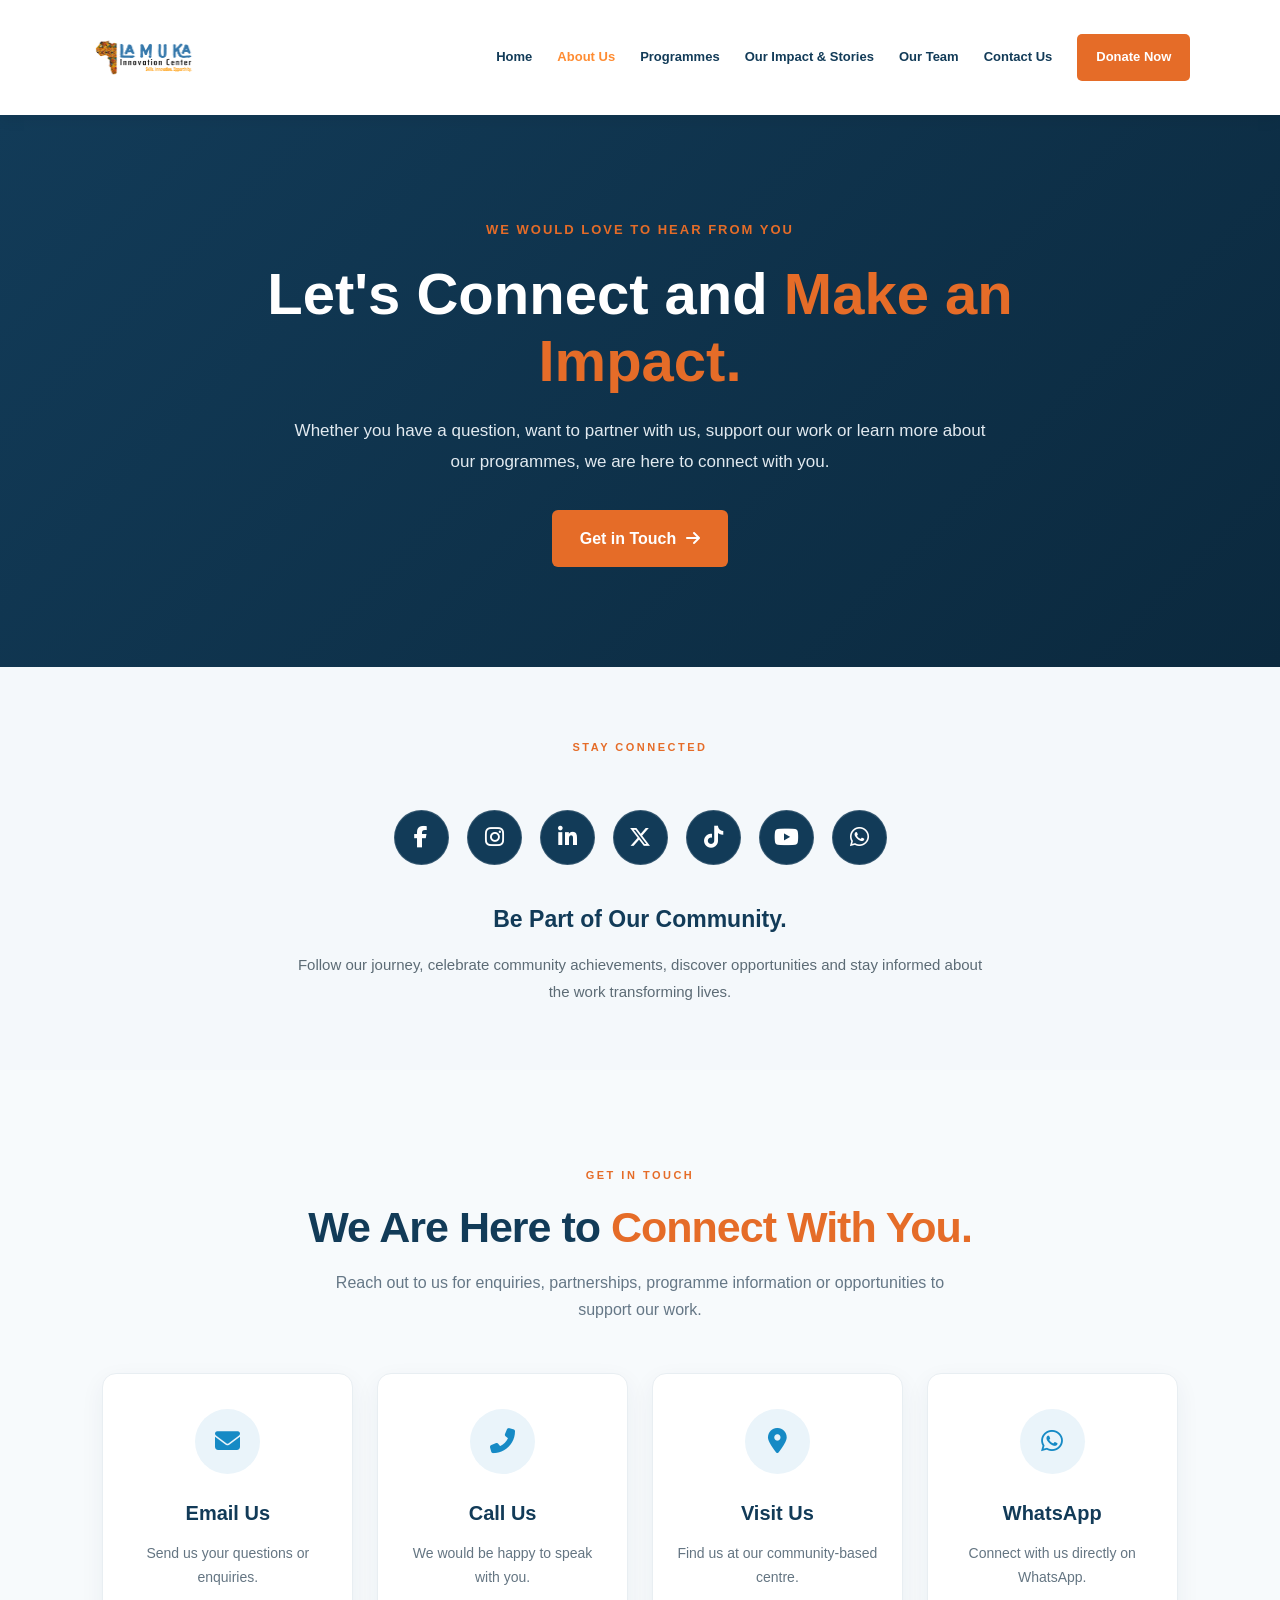
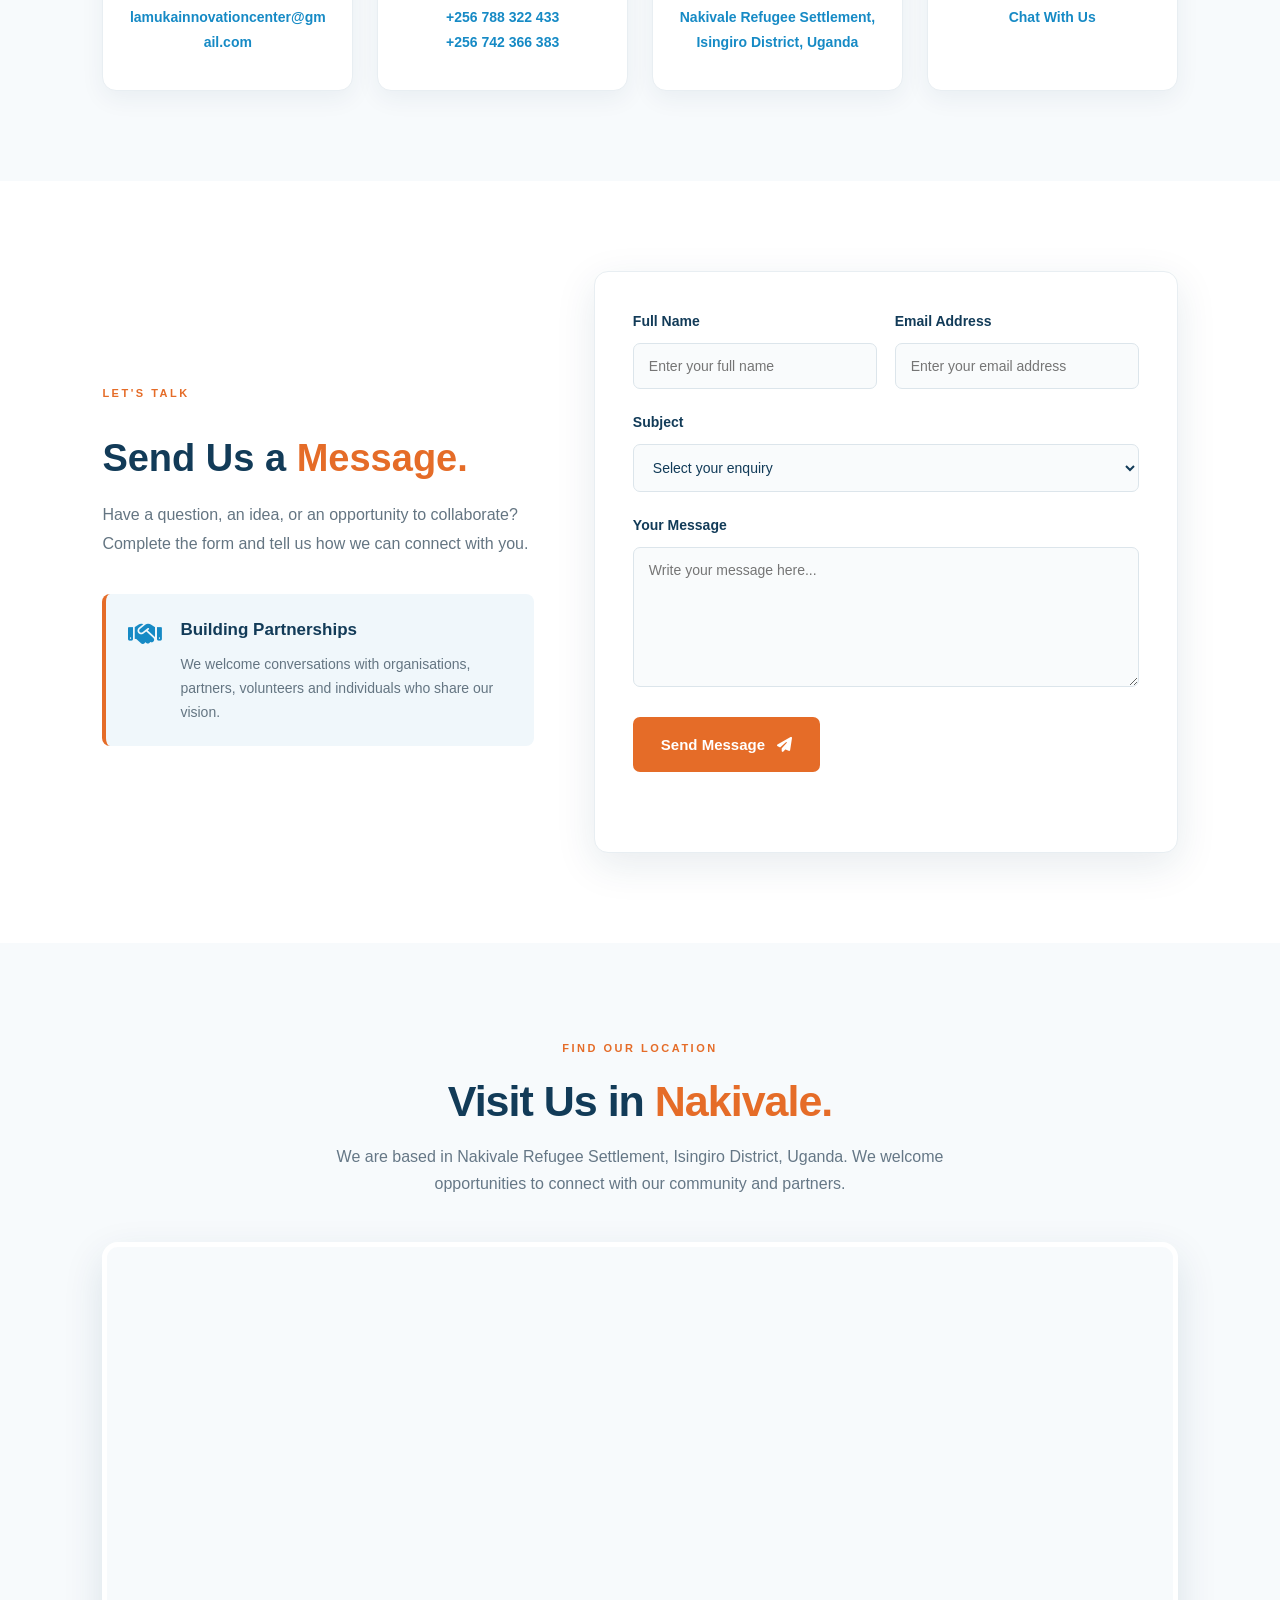
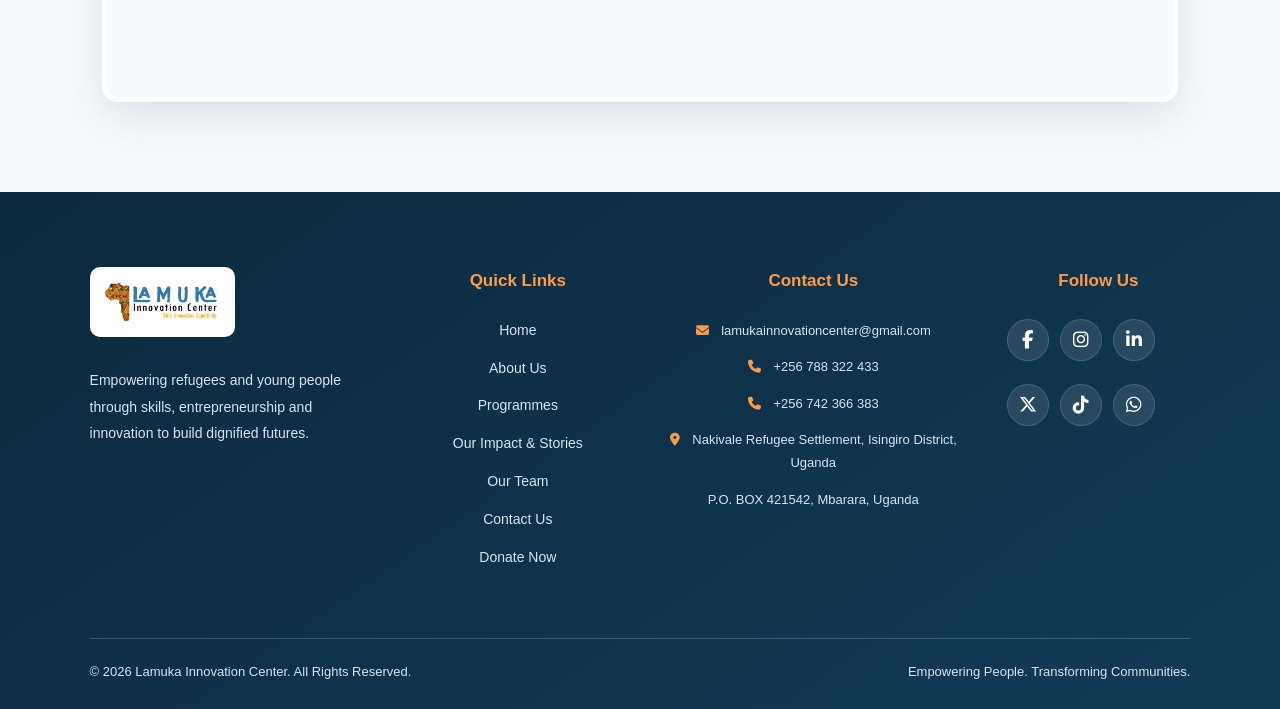
<file: pages/contact.html>
<!DOCTYPE html>
<html lang="en">

<head>
  <meta charset="UTF-8">
  <meta name="viewport" content="width=device-width, initial-scale=1.0">

  <title>Contact Us | Lamuka Innovation Center</title>
  <link rel="icon" type="image/jpeg" href="../Images/lamukalogo.jpg">

  <link rel="stylesheet" href="../style.css">

  <link rel="stylesheet" href="https://cdnjs.cloudflare.com/ajax/libs/font-awesome/6.5.0/css/all.min.css">
</head>

<body>

  <!-- HEADER -->
  <header class="site-header">

    <a href="../index.html" class="brand">
      <img src="../Images/lamuka-logo.png"
           alt="Lamuka Innovation Center Logo"
           class="brand-logo">
    </a>

    <button class="menu-toggle" id="menuToggle"
            aria-label="Open navigation" aria-expanded="false">
      ☰
    </button>

    <nav class="navigation" id="navigation">
      <a href="../index.html">Home</a>
      <a href="about.html" class="active">About Us</a>
      <a href="programmes.html">Programmes</a>
      <a href="impact-stories.html">Our Impact & Stories</a>
      <a href="team.html">Our Team</a>
      <a href="contact.html">Contact Us</a>
      <a href="donate.html" class="nav-button">Donate Now</a>
    </nav>

  </header>

  <main>

   
<!-- CONTACT HERO -->
<section class="contact-hero">
    <div class="contact-hero-content">
      <span class="contact-eyebrow">WE WOULD LOVE TO HEAR FROM YOU</span>
  
      <h1>Let's Connect and <span>Make an Impact.</span></h1>
  
      <p>
        Whether you have a question, want to partner with us,
        support our work or learn more about our programmes,
        we are here to connect with you.
      </p>
  
      <a href="#contact-information" class="contact-hero-btn">
        Get in Touch <i class="fas fa-arrow-right"></i>
      </a>
    </div>
  </section>

    
<!-- CONNECT WITH US ON SOCIAL MEDIA -->
<section class="contact-social-section section">

  <div class="section-heading centered">
    <span class="eyebrow">STAY CONNECTED</span>
    
  </div>

  <div class="social-icons">

    <a href="https://www.facebook.com/share/p/cNmQuWBYxkGPMrBD/"
       target="_blank" rel="noopener noreferrer"
       aria-label="Facebook">
      <i class="fab fa-facebook-f"></i>
    </a>

    <a href="https://www.instagram.com/lamuka_innovation_center/"
       target="_blank" rel="noopener noreferrer"
       aria-label="Instagram">
      <i class="fab fa-instagram"></i>
    </a>

    <a href="https://www.linkedin.com/company/lamuka-ug/"
       target="_blank" rel="noopener noreferrer"
       aria-label="LinkedIn">
      <i class="fab fa-linkedin-in"></i>
    </a>

    <a href="https://x.com/lamuka_uganda"
       target="_blank" rel="noopener noreferrer"
       aria-label="X">
      <i class="fab fa-x-twitter"></i>
    </a>

    <a href="https://www.tiktok.com/@lamukainnovationcenter?_r=1&_t=ZS-9B66YQfVfEd"
       target="_blank" rel="noopener noreferrer"
       aria-label="TikTok">
      <i class="fab fa-tiktok"></i>
    </a>

    <a href="https://www.youtube.com/@lamuka_innovation_center"
   target="_blank" rel="noopener noreferrer"
   aria-label="YouTube">
  <i class="fab fa-youtube"></i>
</a>

    <a href="https://whatsapp.com/channel/0029VaDB9pBIt5rsIKU4pH29"
   target="_blank" rel="noopener noreferrer"
   aria-label="WhatsApp">
  <i class="fab fa-whatsapp"></i>
</a>

  </div>

  
<div class="social-community-message">
  <h3>Be Part of Our Community.</h3>

  <p>
    Follow our journey, celebrate community achievements,
    discover opportunities and stay informed about the work
    transforming lives.
  </p>
</div>

  
</section>

  
<!-- CONTACT INFORMATION -->
<section class="contact-information section" id="contact-information">

    <div class="section-heading centered">
      <span class="eyebrow">GET IN TOUCH</span>
      <h2>We Are Here to <span>Connect With You.</span></h2>
      <p>
        Reach out to us for enquiries, partnerships, programme information
        or opportunities to support our work.
      </p>
    </div>
  
    <div class="contact-info-grid">
  
      <div class="contact-info-card">
        <div class="contact-icon">
          <i class="fas fa-envelope"></i>
        </div>
        <h3>Email Us</h3>
        <p>Send us your questions or enquiries.</p>
        <a href="mailto:lamukainnovationcenter@gmail.com">
          lamukainnovationcenter@gmail.com
        </a>
      </div>
  
      <div class="contact-info-card">
        <div class="contact-icon">
          <i class="fas fa-phone-alt"></i>
        </div>
        <h3>Call Us</h3>
        <p>We would be happy to speak with you.</p>
        <a href="tel:+256788322433">+256 788 322 433</a>
        <a href="tel:+256742366383">+256 742 366 383</a>
      </div>
  
      <div class="contact-info-card">
        <div class="contact-icon">
          <i class="fas fa-map-marker-alt"></i>
        </div>
        <h3>Visit Us</h3>
        <p>Find us at our community-based centre.</p>
        <span>Nakivale Refugee Settlement, Isingiro District, Uganda</span>
      </div>
  
      <div class="contact-info-card">
        <div class="contact-icon">
          <i class="fab fa-whatsapp"></i>
        </div>
        <h3>WhatsApp</h3>
        <p>Connect with us directly on WhatsApp.</p>
        <a href="https://wa.me/256788322433" target="_blank" rel="noopener noreferrer">
          Chat With Us
        </a>
      </div>
  
    </div>
  
  </section>
  

<!-- CONTACT FORM SECTION -->
<section class="contact-form-section section">

    <div class="contact-form-container">
  
      <div class="contact-form-intro">
        <span class="eyebrow">LET'S TALK</span>
        <h2>Send Us a <span>Message.</span></h2>
        <p>
          Have a question, an idea, or an opportunity to collaborate?
          Complete the form and tell us how we can connect with you.
        </p>
  
        <div class="contact-form-note">
          <i class="fas fa-handshake"></i>
          <div>
            <h3>Building Partnerships</h3>
            <p>
              We welcome conversations with organisations, partners,
              volunteers and individuals who share our vision.
            </p>
          </div>
        </div>
      </div>
  
      <div class="contact-form-card">
        <form id="contactForm" action="https://formspree.io/f/xnpprwon" method="POST">
  
          <div class="form-row">
            <div class="form-group">
              <label for="contactName">Full Name</label>
              <input type="text" id="contactName" name="name"
                placeholder="Enter your full name" required>
            </div>
  
            <div class="form-group">
              <label for="contactEmail">Email Address</label>
              <input type="email" id="contactEmail" name="email"
                placeholder="Enter your email address" required>
            </div>
          </div>
  
          <div class="form-group">
            <label for="contactSubject">Subject</label>
            <select id="contactSubject" name="subject" required>
              <option value="">Select your enquiry</option>
              <option value="General Enquiry">General Enquiry</option>
              <option value="Programme Information">Programme Information</option>
              <option value="Partnership Opportunity">Partnership Opportunity</option>
              <option value="Volunteering">Volunteering</option>
              <option value="Support and Donations">Support and Donations</option>
              <option value="Other">Other</option>
            </select>
          </div>
  
          <div class="form-group">
            <label for="contactMessage">Your Message</label>
            <textarea id="contactMessage" name="message" rows="6"
              placeholder="Write your message here..." required></textarea>
          </div>
  
          <button type="submit" class="contact-submit-btn">
            Send Message <i class="fas fa-paper-plane"></i>
          </button>
          <p id="formStatus" class="form-status" aria-live="polite"></p>
        </form>
      </div>
  
    </div>
  
  </section>
  
    
<!-- LOCATION MAP SECTION -->
<section class="contact-location-section">

    <div class="section-heading centered">
      <span class="eyebrow">FIND OUR LOCATION</span>
      <h2>Visit Us in <span>Nakivale.</span></h2>
      <p>
        We are based in Nakivale Refugee Settlement, Isingiro District,
        Uganda. We welcome opportunities to connect with our community
        and partners.
      </p>
    </div>
  
    
<div class="contact-map-container">
    <iframe
      src="https://www.google.com/maps/embed?pb=!1m18!1m12!1m3!1d3381.6777923184204!2d30.949834916794877!3d-0.784042700000003!2m3!1f0!2f0!3f0!3m2!1i1024!2i768!4f13.1!3m3!1m2!1s0x19d99ff71738e8fb%3A0xfc117c2bde6ba034!2sLamuka%20Innovation%20Center!5e1!3m2!1sen!2sus!4v1793928464030!5m2!1sen!2sus"
      width="100%"
      height="450"
      style="border:0;"
      allowfullscreen=""
      loading="lazy"
      referrerpolicy="strict-origin-when-cross-origin">
    </iframe>
  </div>
  
  
  </section>
  


  </main>
  <!-- FOOTER -->
  <footer class="site-footer">

    <div class="footer-container">
  
      <div class="footer-brand">
        <img src="../Images/lamuka-logo.png" alt="Lamuka Innovation Center Logo">
        <p>
          Empowering refugees and young people through skills,
          entrepreneurship and innovation to build dignified futures.
        </p>
      </div>
  
      <div class="footer-links">
        <h3>Quick Links</h3>
        <a href="../index.html">Home</a>
        <a href="about.html">About Us</a>
        <a href="programmes.html">Programmes</a>
        <a href="impact-stories.html">Our Impact & Stories</a>
        <a href="team.html">Our Team</a>
        <a href="contact.html">Contact Us</a>
        <a href="donate.html">Donate Now</a>
      </div>
  
      <div class="footer-contact">
        <h3>Contact Us</h3>
        <p><i class="fas fa-envelope"></i> lamukainnovationcenter@gmail.com</p>
        <p><i class="fas fa-phone"></i> +256 788 322 433</p>
        <p><i class="fas fa-phone"></i> +256 742 366 383</p>
        <p><i class="fas fa-map-marker-alt"></i> Nakivale Refugee Settlement, Isingiro District, Uganda</p>
        <p>P.O. BOX 421542, Mbarara, Uganda</p>
      </div>
  
      <div class="footer-social">
        <h3>Follow Us</h3>
        <div class="social-icons">
          <a href="https://www.facebook.com/share/p/cNmQuWBYxkGPMrBD/" target="_blank" aria-label="Facebook"><i class="fab fa-facebook-f"></i></a>
          <a href="https://www.instagram.com/lamuka_innovation_center/" target="_blank" aria-label="Instagram"><i class="fab fa-instagram"></i></a>
          <a href="https://www.linkedin.com/company/lamuka-ug/" target="_blank" aria-label="LinkedIn"><i class="fab fa-linkedin-in"></i></a>
          <a href="https://x.com/lamuka_uganda" target="_blank" aria-label="X"><i class="fab fa-x-twitter"></i></a>
          <a href="https://www.tiktok.com/@lamukainnovationcenter" target="_blank" aria-label="TikTok"><i class="fab fa-tiktok"></i></a>
          <a href="https://wa.me/256788322433" target="_blank" rel="noopener noreferrer" aria-label="WhatsApp">
            <i class="fab fa-whatsapp"></i>
          </a>
        </div>
      </div>
  
    </div>
  
    <div class="footer-bottom">
      <p>© 2026 Lamuka Innovation Center. All Rights Reserved.</p>
      <p>Empowering People. Transforming Communities.</p>
    </div>
  
  </footer>
  <script src="../script.js"></script>

</body>
</html>
</file>
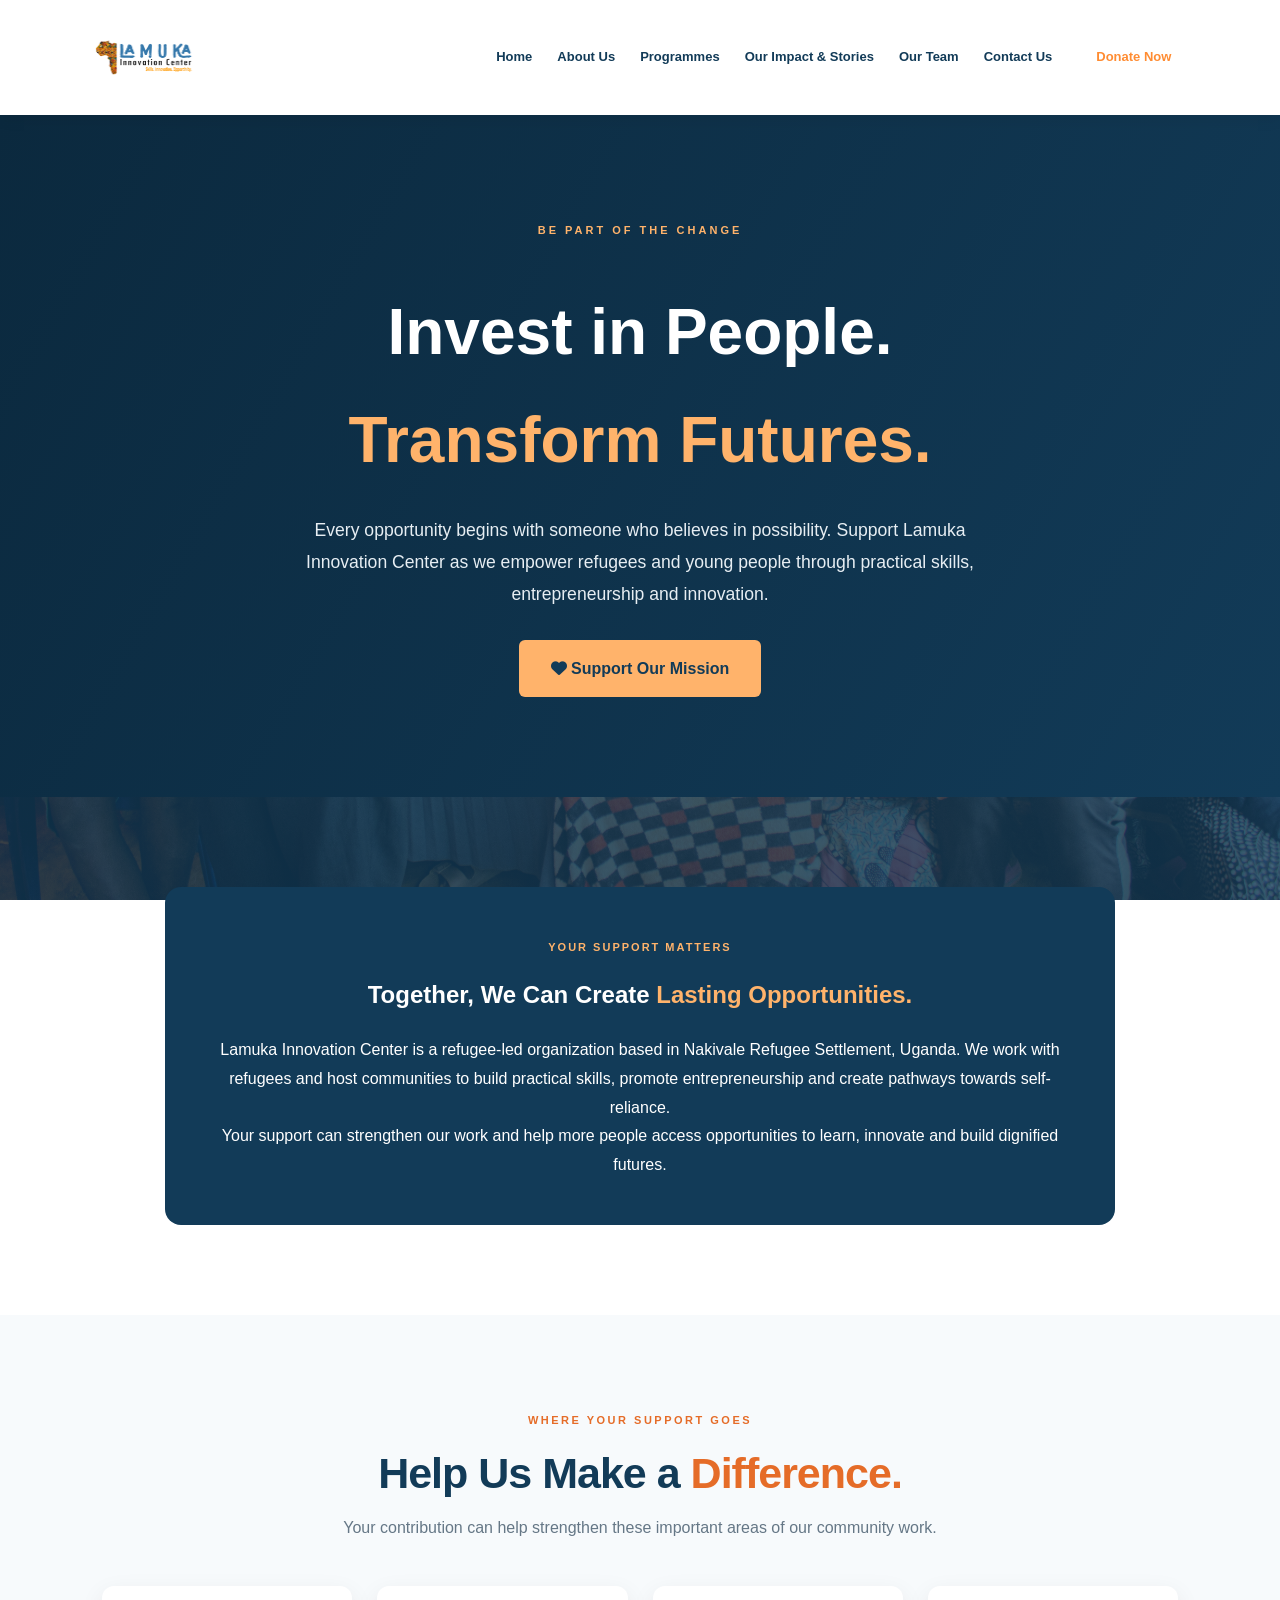
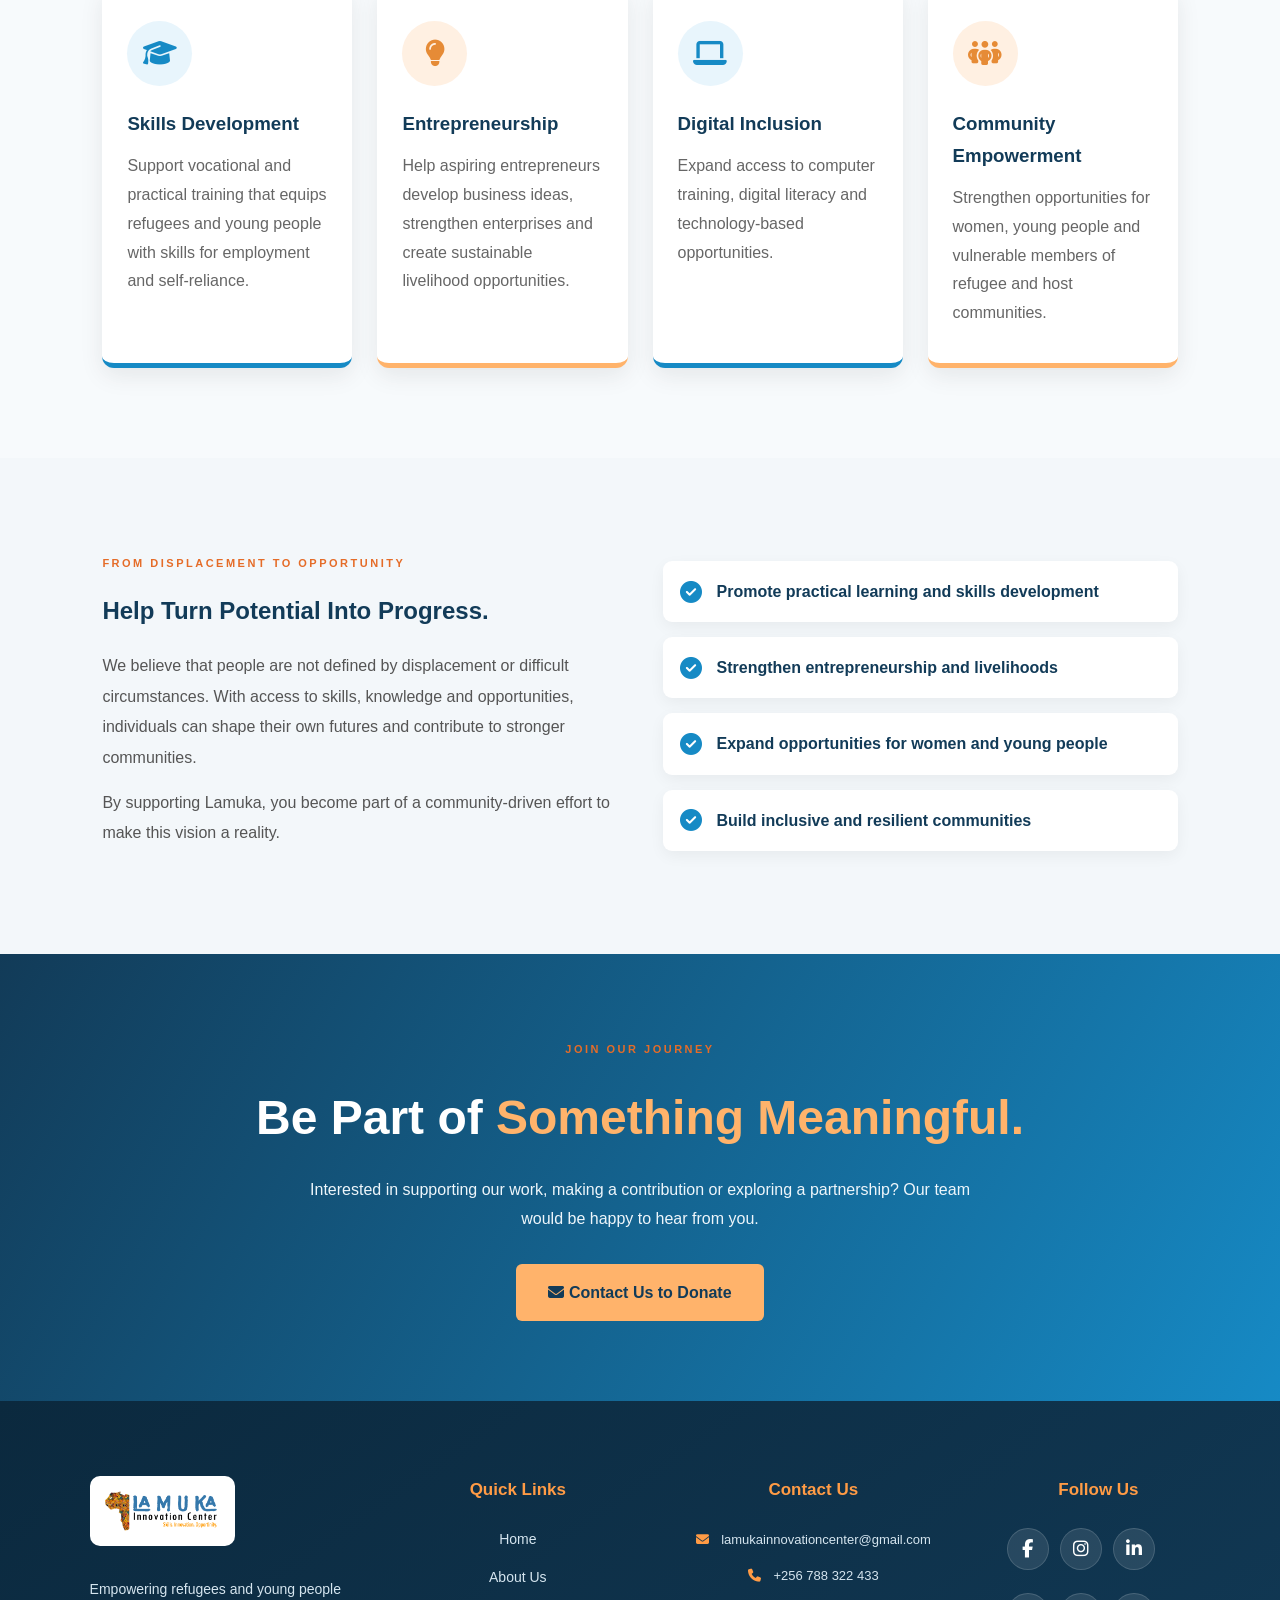
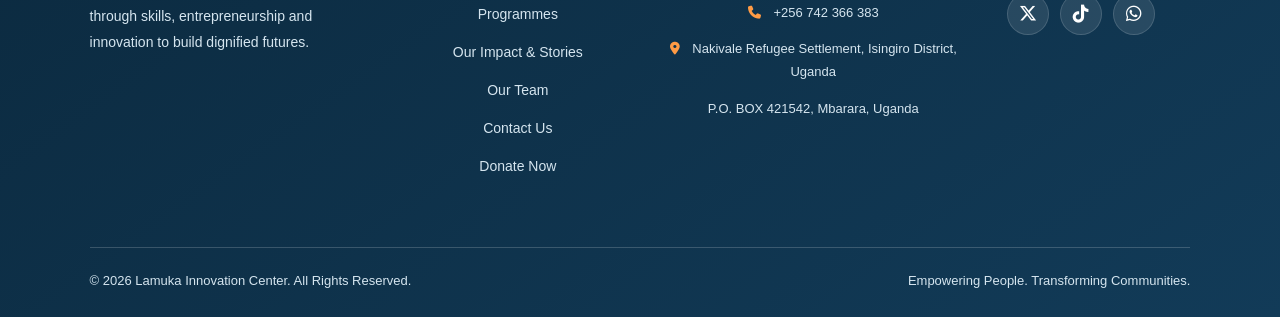
<file: pages/donate.html>
<!DOCTYPE html>
<html lang="en">

<head>
  <meta charset="UTF-8">
  <meta name="viewport" content="width=device-width, initial-scale=1.0">

  <title>Support Us | Lamuka Innovation Center</title>
  <link rel="icon" type="image/jpeg" href="../Images/lamukalogo.jpg">

  <meta name="description"
    content="Support Lamuka Innovation Center and help refugees and young people access skills, entrepreneurship and opportunities.">

  <link rel="stylesheet" href="../style.css">

  <link rel="stylesheet"
    href="https://cdnjs.cloudflare.com/ajax/libs/font-awesome/6.5.2/css/all.min.css">

  <style>
    /* DONATION PAGE */

    .donate-hero {
      background: linear-gradient(120deg, #0B293E, #123B58);
      color: #ffffff;
      padding: 100px 8%;
      text-align: center;
      position: relative;
      overflow: hidden;
    }

    .donate-hero .eyebrow {
      color: #FFB36B;
      letter-spacing: 3px;
    }

    .donate-hero h1 {
      font-size: clamp(2.5rem, 5vw, 4rem);
      margin: 20px 0;
      color: #ffffff;
    }

    .donate-hero h1 span {
      color: #FFB36B;
    }

    .donate-hero p {
      max-width: 720px;
      margin: 0 auto 30px;
      line-height: 1.8;
      color: #e7eef3;
      font-size: 1.1rem;
    }

    .donate-hero .donate-hero-button {
      display: inline-block;
      padding: 15px 32px;
      border-radius: 6px;
      background: #FFB36B;
      color: #123B58;
      font-weight: 700;
      text-decoration: none;
      transition: 0.3s ease;
    }

    .donate-hero .donate-hero-button:hover {
      background: #ffffff;
      transform: translateY(-3px);
    }

    .donate-intro {
      max-width: 900px;
      margin: auto;
      text-align: center;
    }

    .donate-intro p {
      line-height: 1.9;
      color: #555;
    }

    .donation-grid {
      display: grid;
      grid-template-columns: repeat(auto-fit, minmax(220px, 1fr));
      gap: 25px;
      margin-top: 45px;
    }

    .donation-card {
      padding: 35px 25px;
      border-radius: 12px;
      background: #ffffff;
      box-shadow: 0 8px 25px rgba(0,0,0,0.08);
      border-bottom: 5px solid #168AC5;
      transition: 0.3s ease;
    }

    .donation-card:hover {
      transform: translateY(-8px);
      box-shadow: 0 15px 35px rgba(0,0,0,0.12);
    }

    .donation-card.orange {
      border-bottom-color: #FFB36B;
    }

    .donation-card .donation-icon {
      width: 65px;
      height: 65px;
      border-radius: 50%;
      display: flex;
      align-items: center;
      justify-content: center;
      background: #e8f5fc;
      color: #168AC5;
      font-size: 27px;
      margin-bottom: 22px;
    }

    .donation-card.orange .donation-icon {
      background: #fff0e2;
      color: #e68b36;
    }

    .donation-card h3 {
      color: #123B58;
      margin-bottom: 12px;
    }

    .donation-card p {
      color: #666;
      line-height: 1.8;
    }

    .donate-impact {
      background: #f3f7fa;
    }

    .donate-impact-layout {
      display: grid;
      grid-template-columns: 1fr 1fr;
      gap: 45px;
      align-items: center;
    }

    .donate-impact-content h2 {
      color: #123B58;
      margin-bottom: 20px;
    }

    .donate-impact-content p {
      color: #555;
      line-height: 1.9;
      margin-bottom: 15px;
    }

    .donate-impact-list {
      display: grid;
      gap: 15px;
    }

    .donate-impact-item {
      display: flex;
      align-items: center;
      gap: 15px;
      padding: 17px;
      background: #ffffff;
      border-radius: 9px;
      box-shadow: 0 5px 15px rgba(0,0,0,0.05);
    }

    .donate-impact-item i {
      color: #168AC5;
      font-size: 22px;
    }

    .donate-impact-item strong {
      color: #123B58;
    }

    .donate-contact {
      background: linear-gradient(120deg, #123B58, #168AC5);
      color: #ffffff;
      text-align: center;
      padding: 80px 8%;
    }

    .donate-contact h2 {
      color: #ffffff;
      font-size: clamp(2rem, 4vw, 3rem);
      margin-bottom: 18px;
    }

    .donate-contact h2 span {
      color: #FFB36B;
    }

    .donate-contact p {
      max-width: 700px;
      margin: 0 auto 30px;
      color: #eef6fb;
      line-height: 1.8;
    }

    .donate-contact .contact-donate-button {
      display: inline-block;
      background: #FFB36B;
      color: #123B58;
      padding: 15px 32px;
      border-radius: 6px;
      text-decoration: none;
      font-weight: 700;
      transition: 0.3s ease;
    }

    .donate-contact .contact-donate-button:hover {
      background: #ffffff;
      transform: translateY(-3px);
    }

    @media (max-width: 768px) {
      .donate-hero {
        padding: 75px 6%;
      }

      .donate-impact-layout {
        grid-template-columns: 1fr;
      }

      .donation-grid {
        grid-template-columns: 1fr;
      }
    }
    
/* DONATE INTRO - IMPROVED TEXT VISIBILITY */
.donate-intro {
  background: #123B58;
  padding: 45px 35px;
  border-radius: 16px;
  text-align: center;
  max-width: 950px;
  margin: 0 auto;
}

.donate-intro .eyebrow {
  color: #FFB36B !important;
  font-weight: 700;
  letter-spacing: 2px;
}

.donate-intro h2 {
  color: #FFFFFF !important;
  margin-bottom: 20px;
}

.donate-intro h2 span {
  color: #FFB36B !important;
}

.donate-intro p {
  color: #FFFFFF !important;
  line-height: 1.8;
  font-size: 16px;
}

@media (max-width: 768px) {
  .donate-intro {
    padding: 30px 20px;
  }
}

  </style>
</head>

<body>

  <!-- HEADER -->
  <header class="site-header">

    <a href="../index.html" class="brand">
      <img src="../Images/lamuka-logo.png"
           alt="Lamuka Innovation Center Logo"
           class="brand-logo">
    </a>

    <button class="menu-toggle" id="menuToggle"
            aria-label="Open navigation" aria-expanded="false">
      ☰
    </button>

    <nav class="navigation" id="navigation">
      <a href="../index.html">Home</a>
      <a href="about.html">About Us</a>
      <a href="programmes.html">Programmes</a>
      <a href="impact-stories.html">Our Impact & Stories</a>
      <a href="team.html">Our Team</a>
      <a href="contact.html">Contact Us</a>
      <a href="donate.html" class="nav-button active">Donate Now</a>
    </nav>

  </header>

  <main>

    <!-- DONATION HERO -->
    <section class="donate-hero">

      <span class="eyebrow">BE PART OF THE CHANGE</span>

      <h1>
        Invest in People.<br>
        <span>Transform Futures.</span>
      </h1>

      <p>
        Every opportunity begins with someone who believes in
        possibility. Support Lamuka Innovation Center as we empower
        refugees and young people through practical skills,
        entrepreneurship and innovation.
      </p>

      <a href="contact.html" class="donate-hero-button">
        <i class="fas fa-heart"></i> Support Our Mission
      </a>

    </section>

    <!-- WHY SUPPORT US -->
    <section class="section">

      <div class="donate-intro">

        <span class="eyebrow">YOUR SUPPORT MATTERS</span>

        <h2>
          Together, We Can Create
          <span>Lasting Opportunities.</span>
        </h2>

        <p>
          Lamuka Innovation Center is a refugee-led organization
          based in Nakivale Refugee Settlement, Uganda.
          We work with refugees and host communities to build
          practical skills, promote entrepreneurship and create
          pathways towards self-reliance.
        </p>

        <p>
          Your support can strengthen our work and help more
          people access opportunities to learn, innovate and
          build dignified futures.
        </p>

      </div>

    </section>

    <!-- AREAS OF SUPPORT -->
    <section class="section section-soft">

      <div class="section-heading centered">

        <span class="eyebrow">WHERE YOUR SUPPORT GOES</span>

        <h2>
          Help Us Make a
          <span>Difference.</span>
        </h2>

        <p>
          Your contribution can help strengthen these important
          areas of our community work.
        </p>

      </div>

      <div class="donation-grid">

        <div class="donation-card">

          <div class="donation-icon">
            <i class="fas fa-graduation-cap"></i>
          </div>

          <h3>Skills Development</h3>

          <p>
            Support vocational and practical training that equips
            refugees and young people with skills for employment
            and self-reliance.
          </p>

        </div>

        <div class="donation-card orange">

          <div class="donation-icon">
            <i class="fas fa-lightbulb"></i>
          </div>

          <h3>Entrepreneurship</h3>

          <p>
            Help aspiring entrepreneurs develop business ideas,
            strengthen enterprises and create sustainable
            livelihood opportunities.
          </p>

        </div>

        <div class="donation-card">

          <div class="donation-icon">
            <i class="fas fa-laptop"></i>
          </div>

          <h3>Digital Inclusion</h3>

          <p>
            Expand access to computer training, digital literacy
            and technology-based opportunities.
          </p>

        </div>

        <div class="donation-card orange">

          <div class="donation-icon">
            <i class="fas fa-people-group"></i>
          </div>

          <h3>Community Empowerment</h3>

          <p>
            Strengthen opportunities for women, young people
            and vulnerable members of refugee and host communities.
          </p>

        </div>

      </div>

    </section>

    <!-- OUR IMPACT -->
    <section class="section donate-impact">

      <div class="donate-impact-layout">

        <div class="donate-impact-content">

          <span class="eyebrow">FROM DISPLACEMENT TO OPPORTUNITY</span>

          <h2>
            Help Turn Potential
            <span>Into Progress.</span>
          </h2>

          <p>
            We believe that people are not defined by displacement
            or difficult circumstances. With access to skills,
            knowledge and opportunities, individuals can shape
            their own futures and contribute to stronger communities.
          </p>

          <p>
            By supporting Lamuka, you become part of a community-driven
            effort to make this vision a reality.
          </p>

        </div>

        <div class="donate-impact-list">

          <div class="donate-impact-item">
            <i class="fas fa-check-circle"></i>
            <strong>Promote practical learning and skills development</strong>
          </div>

          <div class="donate-impact-item">
            <i class="fas fa-check-circle"></i>
            <strong>Strengthen entrepreneurship and livelihoods</strong>
          </div>

          <div class="donate-impact-item">
            <i class="fas fa-check-circle"></i>
            <strong>Expand opportunities for women and young people</strong>
          </div>

          <div class="donate-impact-item">
            <i class="fas fa-check-circle"></i>
            <strong>Build inclusive and resilient communities</strong>
          </div>

        </div>

      </div>

    </section>

    <!-- CONTACT TO DONATE -->
    <section class="donate-contact">

      <span class="eyebrow">JOIN OUR JOURNEY</span>

      <h2>
        Be Part of <span>Something Meaningful.</span>
      </h2>

      <p>
        Interested in supporting our work, making a contribution
        or exploring a partnership? Our team would be happy to
        hear from you.
      </p>

      <a href="contact.html" class="contact-donate-button">
        <i class="fas fa-envelope"></i> Contact Us to Donate
      </a>

    </section>

  </main>

  <!-- JAVASCRIPT -->
  <script src="../script.js"></script>

  <!-- FOOTER -->
  <footer class="site-footer">

    <div class="footer-container">

      <div class="footer-brand">

        <a href="../index.html">
          <img src="../Images/lamuka-logo.png"
               alt="Lamuka Innovation Center Logo">
        </a>

        <p>
          Empowering refugees and young people through skills,
          entrepreneurship and innovation to build dignified futures.
        </p>

      </div>

      <div class="footer-links">

        <h3>Quick Links</h3>

        <a href="../index.html">Home</a>
        <a href="about.html">About Us</a>
        <a href="programmes.html">Programmes</a>
        <a href="impact-stories.html">Our Impact & Stories</a>
        <a href="team.html">Our Team</a>
        <a href="contact.html">Contact Us</a>
        <a href="donate.html">Donate Now</a>

      </div>

      <div class="footer-contact">

        <h3>Contact Us</h3>

        <p><i class="fas fa-envelope"></i>
          lamukainnovationcenter@gmail.com</p>

        <p><i class="fas fa-phone"></i> +256 788 322 433</p>

        <p><i class="fas fa-phone"></i> +256 742 366 383</p>

        <p><i class="fas fa-map-marker-alt"></i>
          Nakivale Refugee Settlement, Isingiro District, Uganda</p>

        <p>P.O. BOX 421542, Mbarara, Uganda</p>

      </div>

      <div class="footer-social">

        <h3>Follow Us</h3>

        <div class="social-icons">

          <a href="https://www.facebook.com/share/p/cNmQuWBYxkGPMrBD/"
             target="_blank" aria-label="Facebook">
            <i class="fab fa-facebook-f"></i>
          </a>

          <a href="https://www.instagram.com/lamuka_innovation_center/"
             target="_blank" aria-label="Instagram">
            <i class="fab fa-instagram"></i>
          </a>

          <a href="https://www.linkedin.com/company/lamuka-ug/"
             target="_blank" aria-label="LinkedIn">
            <i class="fab fa-linkedin-in"></i>
          </a>

          <a href="https://x.com/lamuka_uganda"
             target="_blank" aria-label="X">
            <i class="fab fa-x-twitter"></i>
          </a>

          <a href="https://www.tiktok.com/@lamukainnovationcenter"
             target="_blank" aria-label="TikTok">
            <i class="fab fa-tiktok"></i>
          </a>

          <a href="https://wa.me/256788322433"
             target="_blank"
             rel="noopener noreferrer"
             aria-label="WhatsApp">
            <i class="fab fa-whatsapp"></i>
          </a>

        </div>

      </div>

    </div>

    <div class="footer-bottom">

      <p>© 2026 Lamuka Innovation Center. All Rights Reserved.</p>

      <p>Empowering People. Transforming Communities.</p>

    </div>

  </footer>

</body>
</html>
</file>
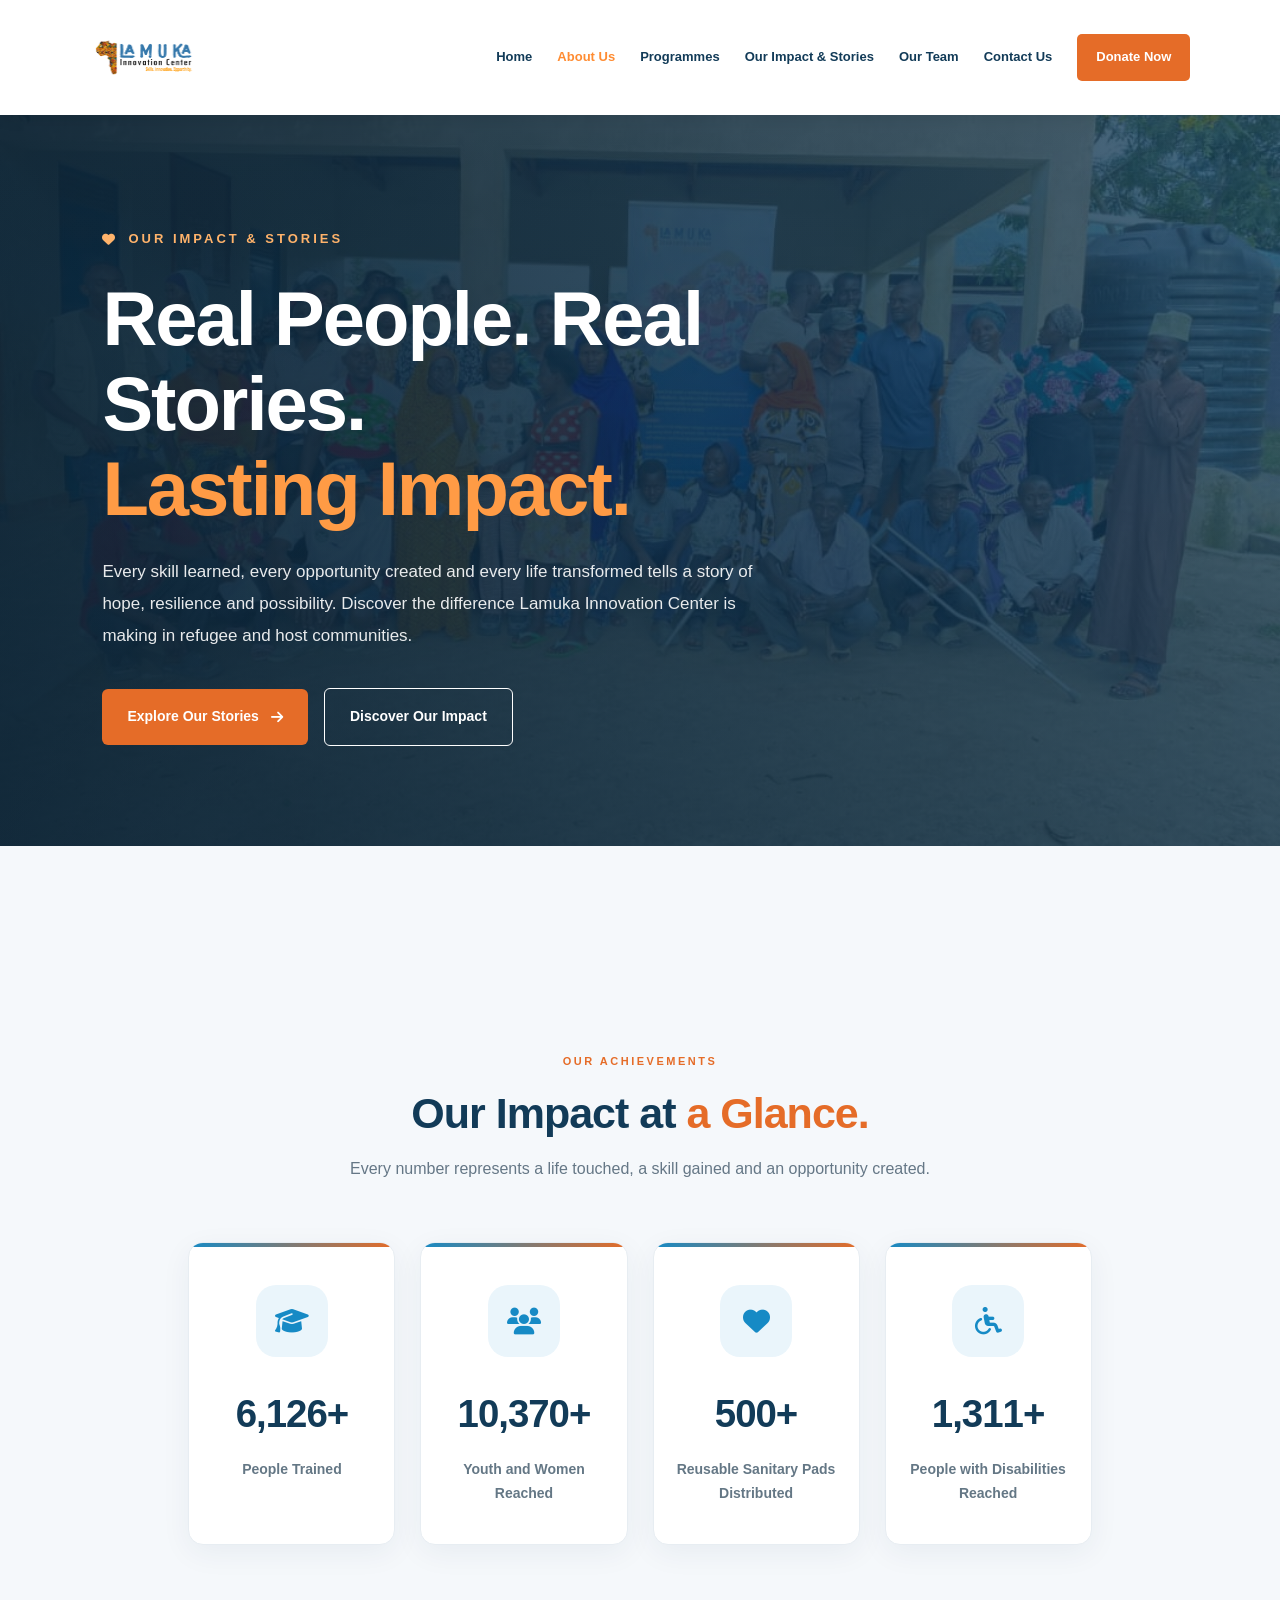
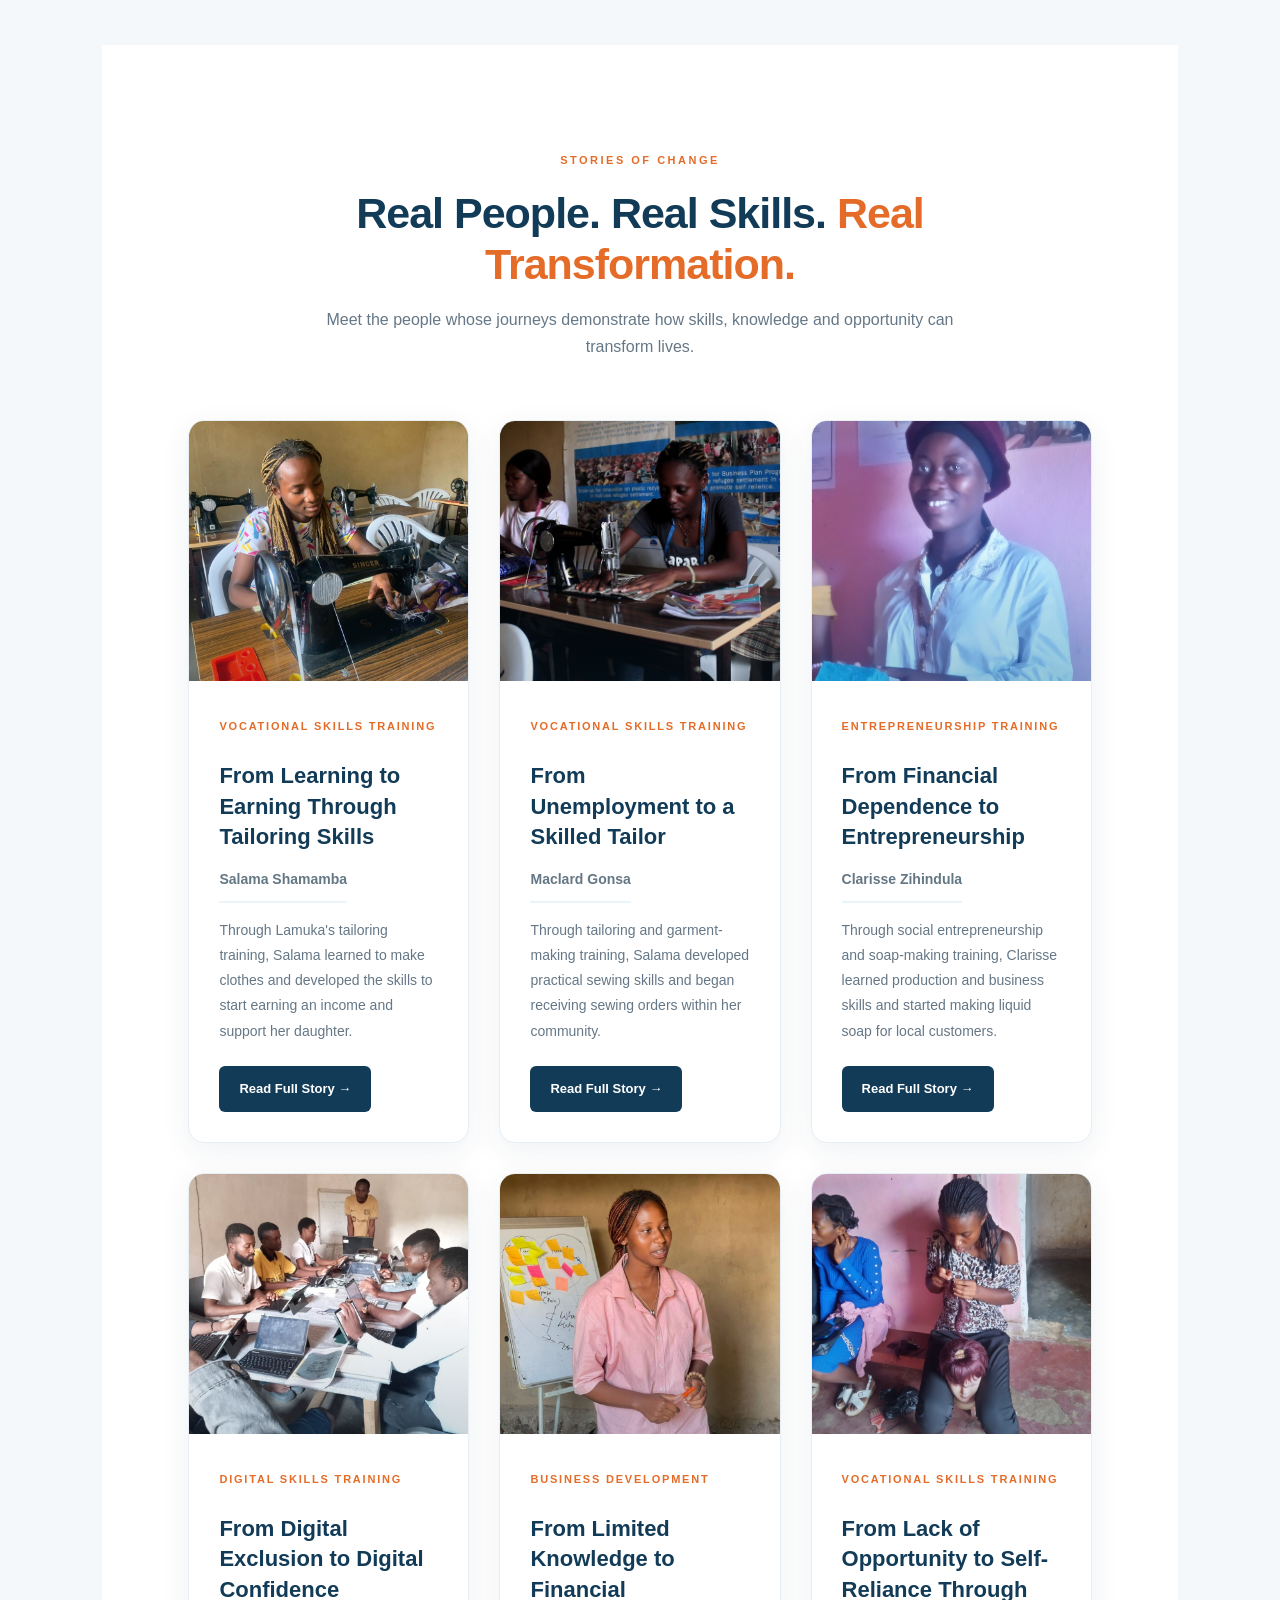
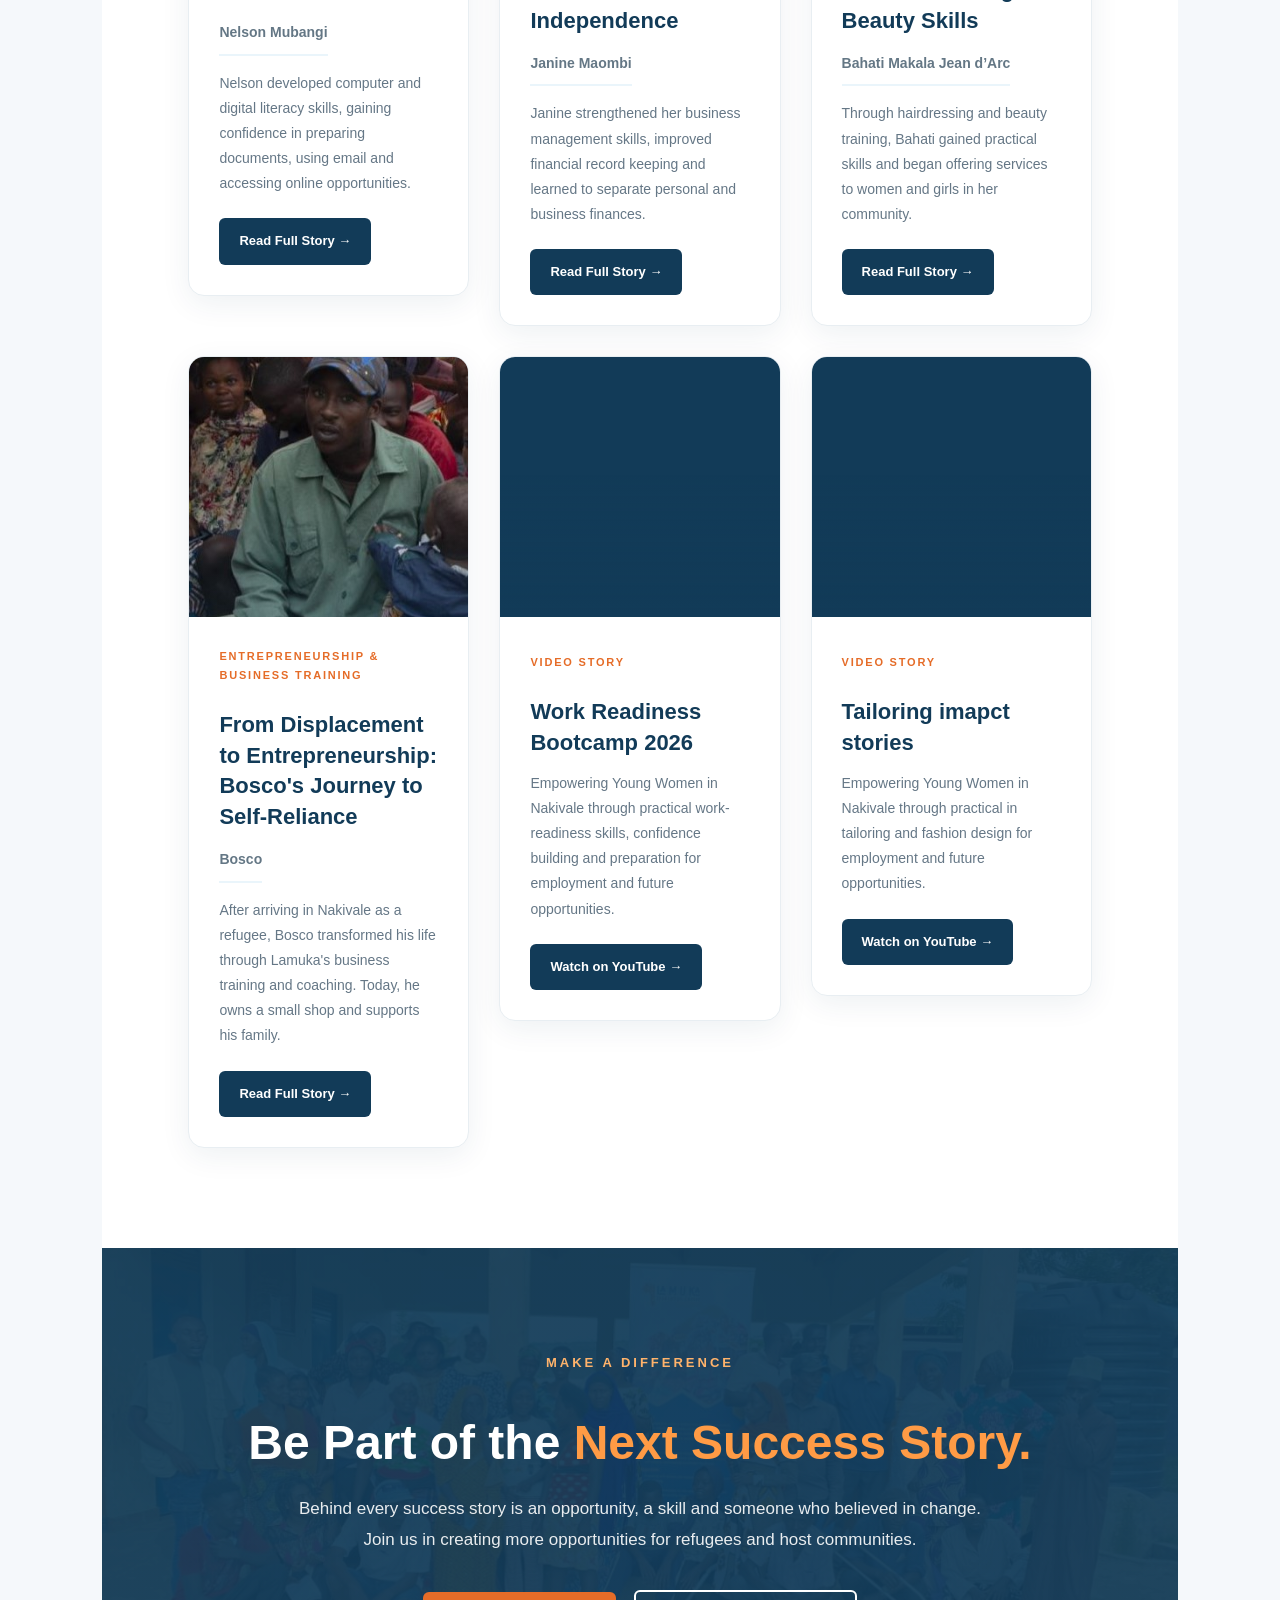
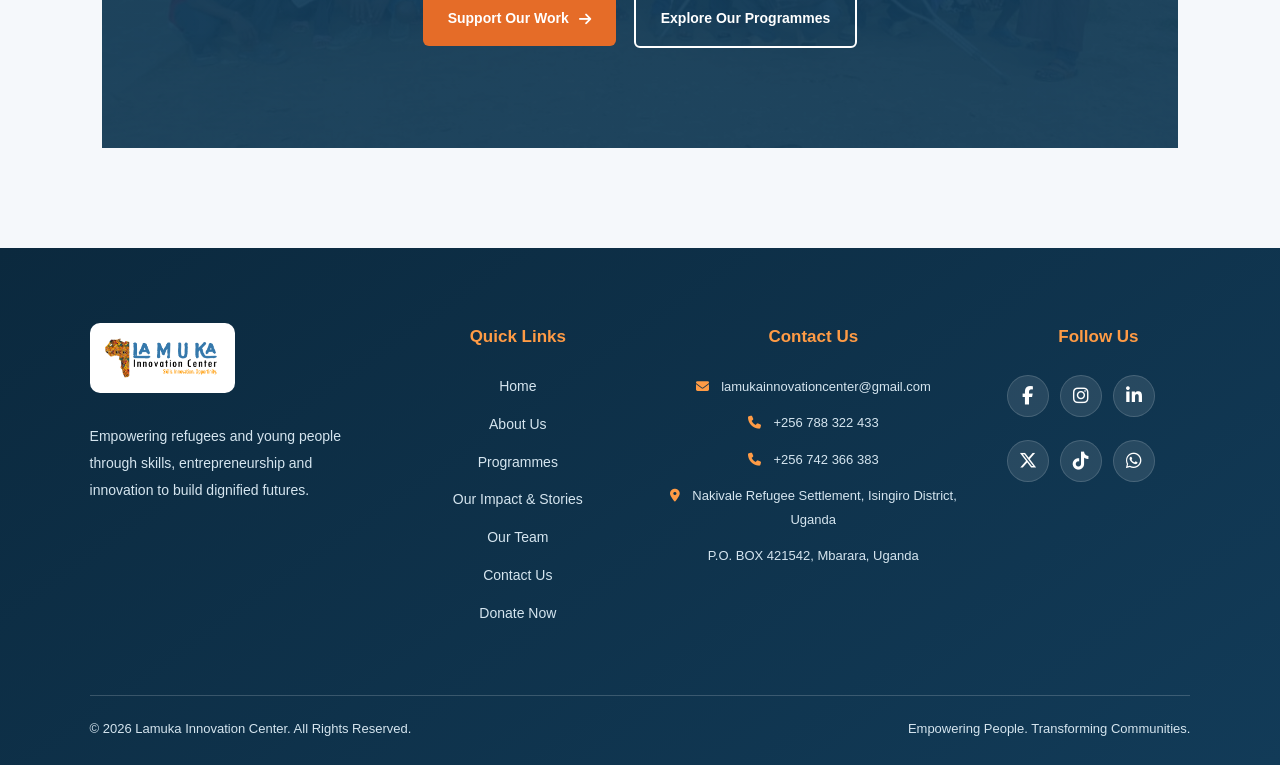
<file: pages/impact-stories.html>
<!DOCTYPE html>
<html lang="en">

<head>
  <meta charset="UTF-8">
  <meta name="viewport" content="width=device-width, initial-scale=1.0">

  <title>Our Impact & Stories | Lamuka Innovation Center</title>
  <link rel="icon" type="image/jpeg" href="../Images/lamukalogo.jpg">

  <link rel="stylesheet" href="../style.css">

  <link rel="stylesheet"
    href="https://cdnjs.cloudflare.com/ajax/libs/font-awesome/6.5.0/css/all.min.css">
</head>

<body>

  
  <!-- HEADER -->
  <header class="site-header">

    <a href="../index.html" class="brand">
      <img src="../Images/lamuka-logo.png"
           alt="Lamuka Innovation Center Logo"
           class="brand-logo">
    </a>

    <button class="menu-toggle" id="menuToggle"
            aria-label="Open navigation" aria-expanded="false">
      ☰
    </button>

    <nav class="navigation" id="navigation">
      <a href="../index.html">Home</a>
      <a href="about.html" class="active">About Us</a>
      <a href="programmes.html">Programmes</a>
      <a href="impact-stories.html">Our Impact & Stories</a>
      <a href="team.html">Our Team</a>
      <a href="contact.html">Contact Us</a>
      <a href="donate.html" class="nav-button">Donate Now</a>
    </nav>

  </header>

  <main>

<!-- IMPACT & STORIES HERO -->
<section class="impact-hero">

  <div class="impact-hero-overlay"></div>

  <div class="impact-hero-content">

    <span class="impact-hero-label">
      <i class="fas fa-heart"></i>
      OUR IMPACT & STORIES
    </span>

    <h1>
      Real People. Real Stories.
      <span>Lasting Impact.</span>
    </h1>

    <p>
      Every skill learned, every opportunity created and every life
      transformed tells a story of hope, resilience and possibility.
      Discover the difference Lamuka Innovation Center is making
      in refugee and host communities.
    </p>

    <div class="impact-hero-buttons">
      <a href="#stories" class="impact-hero-primary">
        Explore Our Stories
        <i class="fas fa-arrow-right"></i>
      </a>

      <a href="#impact-stats" class="impact-hero-secondary">
        Discover Our Impact
      </a>
    </div>

</section>
<!-- OUR IMPACT AT A GLANCE -->
<section class="impact-stats section">
  <section class="impact-stats section">
  <div class="section-heading centered">
    <span class="eyebrow">OUR ACHIEVEMENTS</span>
    <h2>Our Impact at <span>a Glance.</span></h2>
    <p>
      Every number represents a life touched, a skill gained
      and an opportunity created.
    </p>
  </div>

  
  <div class="impact-stats-grid">

    <div class="impact-stat-card">
      <div class="impact-stat-icon">
        <i class="fas fa-graduation-cap"></i>
      </div>
      <h3>6,126+</h3>
      <p>People Trained</p>
    </div>
  
    <div class="impact-stat-card">
      <div class="impact-stat-icon">
        <i class="fas fa-users"></i>
      </div>
      <h3>10,370+</h3>
      <p>Youth and Women Reached</p>
    </div>
  
    <div class="impact-stat-card">
      <div class="impact-stat-icon">
        <i class="fas fa-heart"></i>
      </div>
      <h3>500+</h3>
      <p>Reusable Sanitary Pads Distributed</p>
    </div>
  
    <div class="impact-stat-card">
      <div class="impact-stat-icon">
        <i class="fas fa-wheelchair"></i>
      </div>
      <h3>1,311+</h3>
      <p>People with Disabilities Reached</p>
    </div>
  
  </div>

</section>
<!-- STORIES OF CHANGE -->
<section class="section stories" id="stories">

  <div class="section-heading centered">
    <span class="eyebrow">STORIES OF CHANGE</span>
    <h2>Real People. Real Skills. <span>Real Transformation.</span></h2>
    <p>
      Meet the people whose journeys demonstrate how skills,
      knowledge and opportunity can transform lives.
    </p>
  </div>

  <div class="success-story-grid">

    

<!-- STORY: SALAMA SHAMAMBA -->
<article class="success-story-card">
  <div class="success-story-image">
    <img src="../Images/IMG-20241208-WA0082.jpg"
         alt="Salama Shamamba, tailoring training participant">
  </div>

  <div class="success-story-body">
    <span class="eyebrow">VOCATIONAL SKILLS TRAINING</span>

    <h3>From Learning to Earning Through Tailoring Skills</h3>

    <p class="participant-name">Salama Shamamba</p>

    <p>Through Lamuka's tailoring training, Salama learned to make clothes and developed the skills to start earning an income and support her daughter.</p>

    <button class="story-read-button" type="button"
      onclick="toggleStory('impactSalama', this)">
      Read Full Story →
    </button>
  </div>

  <div class="full-story" id="impactSalama" hidden>
    <h4>Background and starting situation</h4>

    <p>Salama Shamamba is a 19-year-old young mother from the Democratic Republic of Congo. Like many young people, she needed practical skills and opportunities to improve her livelihood and provide for her child.</p>

    <h4>Lamuka programme</h4>

    <p>Salama joined Lamuka Innovation Center's tailoring training programme, where she learned how to sew and make clothes. She also gained business skills alongside her practical training.</p>

    <h4>Skills and knowledge gained</h4>

    <p>Through the training, Salama developed tailoring skills and learned how to apply business knowledge to turn her skills into an income-generating activity.</p>

    <h4>Achievements and transformation</h4>

    <p>Today, Salama makes her own clothes and sells them at New Congo Market. The income she earns helps her buy food and care for her daughter.</p>

    <p>She says the experience has improved her life and given her hope for a brighter future.</p>

    <blockquote>
      "I am grateful to Lamuka for giving me these skills, believing in me and helping me find a way to provide for my child."
    </blockquote>
  </div>
</article>


    <!-- STORY 1: Clard -->
    <article class="success-story-card">
      <div class="success-story-image">
        <img src="../Images/CLADE.png"
             alt="clard, tailoring training participant">
      </div>
      <div class="success-story-body">
        <span class="eyebrow">VOCATIONAL SKILLS TRAINING</span>
        <h3>From Unemployment to a Skilled Tailor</h3>
        <p class="participant-name">Maclard Gonsa</p>
        <p>Through tailoring and garment-making training, Salama developed practical sewing skills and began receiving sewing orders within her community.</p>
        <button class="story-read-button" type="button" onclick="toggleStory('impactStory1', this)">Read Full Story →</button>
      </div>
      <div class="full-story" id="impactStory1" hidden>
        <h4>Background and starting situation</h4>
        <p>Before joining Lamuka Innovation Center, I was a young woman with limited opportunities and no professional skills to help me earn an income. I depended on family support and often worried about how I would become financially independent. I had always been interested in fashion and sewing, but I could not afford vocational training.</p>
        <h4>Lamuka programme</h4>
        <p>I joined Lamuka Innovation Center's Tailoring and Garment Making programme, where I received practical training in sewing, garment construction, fabric measurement, cutting, and clothing design.</p>
        <h4>Skills and knowledge gained</h4>
        <p>Through the training, I learned how to operate a sewing machine, take body measurements, cut fabrics, make different garments, and repair clothes. I also gained basic business and customer-care knowledge.</p>
        <h4>Achievements and transformation</h4>
        <p>After completing the training, I became more confident in my abilities and started making clothes for people in my community. I gradually began receiving small sewing orders, which helped me generate income and support some of my personal needs.</p>
        <blockquote>"Lamuka helped me discover that I have valuable skills. Today, I no longer see myself as someone without opportunities. I see myself as a woman who can create opportunities through her own hands."</blockquote>
      </div>
    </article>

    <!-- STORY 2: CLARISSE -->
    <article class="success-story-card">
      <div class="success-story-image">
        <img src="../Images/IMG_20230927_113933_1.jpg"
             alt="Clarisse Zihindula, entrepreneurship training participant">
      </div>
      <div class="success-story-body">
        <span class="eyebrow">ENTREPRENEURSHIP TRAINING</span>
        <h3>From Financial Dependence to Entrepreneurship</h3>
        <p class="participant-name">Clarisse Zihindula</p>
        <p>Through social entrepreneurship and soap-making training, Clarisse learned production and business skills and started making liquid soap for local customers.</p>
        <button class="story-read-button" type="button" onclick="toggleStory('impactStory2', this)">Read Full Story →</button>
      </div>
      <div class="full-story" id="impactStory2" hidden>
        <h4>Background and starting situation</h4>
        <p>I was a young mother struggling to meet my family's basic needs. Although I wanted to start a small business, I lacked the knowledge of how to identify a business opportunity, manage money, calculate costs, and attract customers. I had ideas but did not know how to turn them into a sustainable source of income.</p>
        <h4>Lamuka programme</h4>
        <p>I participated in Lamuka's Social Entrepreneurship and Soap-Making Training, which introduced me to practical production skills and the fundamentals of starting and managing a small enterprise.</p>
        <h4>Skills and knowledge gained</h4>
        <p>I learned soap production, product quality management, business planning, financial literacy, record keeping, pricing, customer care, and basic marketing.</p>
        <h4>Achievements and transformation</h4>
        <p>Following the training, I started producing liquid soap on a small scale for household use and local customers. I learned how to manage production costs and reinvest part of my earnings into the business.</p>
        <p>The training changed how I viewed entrepreneurship. I realized that I did not need a large amount of capital to begin; I needed the right knowledge, determination, and a practical starting point.</p>
        <blockquote>"Before joining Lamuka, I thought starting a business was only for people with money. Now I understand that knowledge and skills can help you turn a small idea into an opportunity."</blockquote>
      </div>
    </article>

    <!-- STORY 3: NELSON -->
    <article class="success-story-card">
      <div class="success-story-image">
        <img src="../Images/IMG-20240821-WA0123.jpg"
             alt="Nelson Mubangi, digital literacy training participant">
      </div>
      <div class="success-story-body">
        <span class="eyebrow">DIGITAL SKILLS TRAINING</span>
        <h3>From Digital Exclusion to Digital Confidence</h3>
        <p class="participant-name">Nelson Mubangi</p>
        <p>Nelson developed computer and digital literacy skills, gaining confidence in preparing documents, using email and accessing online opportunities.</p>
        <button class="story-read-button" type="button" onclick="toggleStory('impactStory3', this)">Read Full Story →</button>
      </div>
      <div class="full-story" id="impactStory3" hidden>
        <h4>Background and starting situation</h4>
        <p>Growing up in a community with limited access to computers and digital resources, I had very little experience using technology. I understood that digital skills were becoming important for education, employment, and business, but I did not have the opportunity to learn them.</p>
        <h4>Lamuka programme</h4>
        <p>I joined Lamuka Innovation Center's Digital Literacy Training, where I was introduced to computers, internet use, and essential digital tools.</p>
        <h4>Skills and knowledge gained</h4>
        <p>During the training, I learned basic computer operations, Microsoft Word, Excel, PowerPoint, internet research, email communication, online safety, and digital collaboration.</p>
        <h4>Achievements and transformation</h4>
        <p>After completing the programme, I became more confident using computers for personal learning and professional development. I can now prepare documents, create presentations, communicate through email, and search for educational and employment opportunities online.</p>
        <p>I have also become someone my peers can approach when they need basic assistance with digital tools.</p>
        <blockquote>"Lamuka opened a door that I previously thought was closed to people like me. Technology is no longer something I fear; it is a tool I can use to build my future."</blockquote>
      </div>
    </article>

    <!-- STORY 4: JANINE -->
    <article class="success-story-card">
      <div class="success-story-image">
        <img src="../Images/janine.jpeg"
             alt="Janine Maombi, business development training participant">
      </div>
      <div class="success-story-body">
        <span class="eyebrow">BUSINESS DEVELOPMENT</span>
        <h3>From Limited Knowledge to Financial Independence</h3>
        <p class="participant-name">Janine Maombi</p>
        <p>Janine strengthened her business management skills, improved financial record keeping and learned to separate personal and business finances.</p>
        <button class="story-read-button" type="button" onclick="toggleStory('impactStory4', this)">Read Full Story →</button>
      </div>
      <div class="full-story" id="impactStory4" hidden>
        <h4>Background and starting situation</h4>
        <p>I was operating a small informal business in my community, but I did not understand how to properly manage the money I earned. I frequently mixed personal and business finances, struggled to calculate profits, and sometimes used business capital to meet household expenses.</p>
        <h4>Lamuka programme</h4>
        <p>I participated in Lamuka's Business Management and Financial Literacy Training, which focused on helping participants develop practical business management and financial decision-making skills.</p>
        <h4>Skills and knowledge gained</h4>
        <p>I learned business planning, budgeting, saving, record keeping, profit and loss calculation, cash-flow management, customer relations, and financial discipline.</p>
        <h4>Achievements and transformation</h4>
        <p>After the training, I started keeping proper records of my business transactions and separating my business money from personal expenses. I became more aware of my business performance and began making informed decisions about savings, stock purchases, and reinvestment.</p>
        <p>My business management improved, and I became more confident in planning for future growth.</p>
        <blockquote>"Lamuka did not just teach me how to make money. It taught me how to manage the money I make. That knowledge has changed the way I run my business."</blockquote>
      </div>
    </article>

    <!-- STORY 5: BAHATI -->
    <article class="success-story-card">
      <div class="success-story-image">
        <img src="../Images/IMG_20231017_124210_1.jpg"
             alt="Bahati Makala Jean d’Arc, hairdressing training participant">
      </div>
      <div class="success-story-body">
        <span class="eyebrow">VOCATIONAL SKILLS TRAINING</span>
        <h3>From Lack of Opportunity to Self-Reliance Through Beauty Skills</h3>
        <p class="participant-name">Bahati Makala Jean d’Arc</p>
        <p>Through hairdressing and beauty training, Bahati gained practical skills and began offering services to women and girls in her community.</p>
        <button class="story-read-button" type="button" onclick="toggleStory('impactStory5', this)">Read Full Story →</button>
      </div>
      <div class="full-story" id="impactStory5" hidden>
        <h4>Background and starting situation</h4>
        <p>I was a young woman who had completed some levels of education but had limited opportunities to continue studying or secure employment. I wanted to become financially independent but lacked practical skills that could help me earn an income within my community.</p>
        <h4>Lamuka programme</h4>
        <p>I enrolled in Lamuka Innovation Center's Hairdressing and Beauty Skills Training, where I received hands-on experience in hairstyling, braiding, hair treatment, and basic beauty services.</p>
        <h4>Skills and knowledge gained</h4>
        <p>I developed practical hairdressing skills, learned hygiene and sanitation standards, customer service, time management, and basic entrepreneurship.</p>
        <h4>Achievements and transformation</h4>
        <p>After the training, I started offering hairdressing services to women and girls in my community. I began earning income from my skills and built relationships with customers who appreciated my services.</p>
        <p>The experience also improved my confidence, communication skills, and ability to identify opportunities within my community.</p>
        <blockquote>"Today, I have something valuable that nobody can take away from me: a skill. Lamuka gave me the opportunity to learn, practice, and believe in my ability to become self-reliant."</blockquote>
      </div>
    </article>

    
<!-- STORY: BOSCO -->
<article class="success-story-card">
  <div class="success-story-image">
    <img src="../Images/BOSCO.jpg"
         alt="Bosco, Lamuka business training participant">
  </div>

  <div class="success-story-body">
    <span class="eyebrow">ENTREPRENEURSHIP & BUSINESS TRAINING</span>

    <h3>From Displacement to Entrepreneurship: Bosco's Journey to Self-Reliance</h3>

    <p class="participant-name">Bosco</p>

    <p>After arriving in Nakivale as a refugee, Bosco transformed his life through Lamuka's business training and coaching. Today, he owns a small shop and supports his family.</p>

    <button class="story-read-button" type="button"
      onclick="toggleStory('impactBosco', this)">
      Read Full Story →
    </button>
  </div>

  <div class="full-story" id="impactBosco" hidden>
    <h4>Background and starting situation</h4>

    <p>My name is Bosco. I am 32 years old and Congolese.</p>

    <p>When I arrived in Nakivale Refugee Settlement from the Democratic Republic of Congo in December 2025, I felt lost. Back home, I was a lawyer, but after displacement, I found myself starting life all over again. I did not know where to begin or how I would provide for my family in this new environment.</p>

    <h4>Lamuka programme</h4>

    <p>Things started changing when I joined Lamuka Innovation Center's business training programme. Through the training and coaching, I learned how to identify opportunities, manage a small business, and make something meaningful out of the little I had.</p>

    <h4>Achievements and transformation</h4>

    <p>Today, I am a proud owner of a small shop in my village. I can earn an income, put food on the table, and provide for my entire family. I can even pay school fees for my children.</p>

    <p>One of the biggest changes in my life has been leaving behind alcohol. There was a time when I would spend my little money buying waragi (local gin). Now, I choose to save that money and use it for my children's education and our family's needs. I have found a better purpose for my money and my life.</p>

    <h4>Looking towards the future</h4>

    <p>I am grateful to Lamuka Innovation Center because they did not just teach me business skills; they helped me rediscover my potential and gave me a reason to move forward.</p>

    <blockquote>
      "I came to Nakivale feeling like I had lost everything, but today I have a business, a responsibility I am proud of, and hope for my family's future."
    </blockquote>
  </div>
</article>


    <!-- STORY 6: WORK READINESS VIDEO -->
    <article class="success-story-card video-story-card">
      <div class="success-story-image video-story-image">
        <iframe
          src="https://www.youtube.com/embed/QV9DCwq8nEM"
          title="Lamuka Innovation Center participant story"
          allow="accelerometer; autoplay; clipboard-write; encrypted-media; gyroscope; picture-in-picture; web-share"
          referrerpolicy="strict-origin-when-cross-origin"
          allowfullscreen>
        </iframe>
      </div>
      <div class="success-story-body">
        <span class="eyebrow">VIDEO STORY</span>
        <h3>Work Readiness Bootcamp 2026</h3>
        <p>Empowering Young Women in Nakivale through practical work-readiness skills, confidence building and preparation for employment and future opportunities.</p>
        <a href="https://www.youtube.com/watch?v=QV9DCwq8nEM"
           target="_blank"
           rel="noopener noreferrer"
           class="story-read-button video-watch-link">
          Watch on YouTube →
        </a>
      </div>
    </article>

      <!-- STORY 7: SECOND YOUTUBE VIDEO -->
<article class="success-story-card video-story-card">

  <div class="success-story-image video-story-image">
    <iframe
      src="https://www.youtube.com/embed/DRNz23MRdm4"
      title="Lamuka Innovation Center Video Story"
      allow="accelerometer; autoplay; clipboard-write; encrypted-media; gyroscope; picture-in-picture; web-share"
      referrerpolicy="strict-origin-when-cross-origin"
      allowfullscreen>
    </iframe>
  </div>

  <div class="success-story-body">
    <span class="eyebrow">VIDEO STORY</span>
    <h3>Tailoring imapct stories</h3>
    <p>
      Empowering Young Women in Nakivale through practical in tailoring and fashion  design for employment and future opportunities.
    </p>

    <a
      href="https://www.youtube.com/watch?v=DRNz23MRdm4"
      target="_blank"
      rel="noopener noreferrer"
      class="story-read-button video-watch-link">
      Watch on YouTube →
    </a>
  </div>

</article>
    </article>

  </div>
</section>
<!-- IMPACT CALL TO ACTION -->
<section class="impact-cta">

  <div class="impact-cta-content">
    <span class="eyebrow">MAKE A DIFFERENCE</span>

    <h2>Be Part of the <span>Next Success Story.</span></h2>

    <p>
      Behind every success story is an opportunity, a skill
      and someone who believed in change. Join us in creating
      more opportunities for refugees and host communities.
    </p>

    <div class="impact-cta-buttons">
      <a href="donate.html" class="impact-cta-primary">
        Support Our Work <i class="fas fa-arrow-right"></i>
      </a>

      <a href="programmes.html" class="impact-cta-secondary">
        Explore Our Programmes
      </a>
    </div>
  </div>

</section>
  </main>

  <!-- FOOTER -->
<footer class="site-footer">

  <div class="footer-container">

    <div class="footer-brand">
      <img src="../Images/lamuka-logo.png" alt="Lamuka Innovation Center Logo">
      <p>
        Empowering refugees and young people through skills,
        entrepreneurship and innovation to build dignified futures.
      </p>
    </div>

    <div class="footer-links">
      <h3>Quick Links</h3>
      <a href="../index.html">Home</a>
      <a href="about.html">About Us</a>
      <a href="programmes.html">Programmes</a>
      <a href="impact-stories.html">Our Impact & Stories</a>
      <a href="team.html">Our Team</a>
      <a href="contact.html">Contact Us</a>
      <a href="donate.html">Donate Now</a>
    </div>

    <div class="footer-contact">
      <h3>Contact Us</h3>
      <p><i class="fas fa-envelope"></i> lamukainnovationcenter@gmail.com</p>
      <p><i class="fas fa-phone"></i> +256 788 322 433</p>
      <p><i class="fas fa-phone"></i> +256 742 366 383</p>
      <p><i class="fas fa-map-marker-alt"></i> Nakivale Refugee Settlement, Isingiro District, Uganda</p>
      <p>P.O. BOX 421542, Mbarara, Uganda</p>
    </div>

    <div class="footer-social">
      <h3>Follow Us</h3>
      <div class="social-icons">
        <a href="https://www.facebook.com/share/p/cNmQuWBYxkGPMrBD/" target="_blank" aria-label="Facebook"><i class="fab fa-facebook-f"></i></a>
        <a href="https://www.instagram.com/lamuka_innovation_center/" target="_blank" aria-label="Instagram"><i class="fab fa-instagram"></i></a>
        <a href="https://www.linkedin.com/company/lamuka-ug/" target="_blank" aria-label="LinkedIn"><i class="fab fa-linkedin-in"></i></a>
        <a href="https://x.com/lamuka_uganda" target="_blank" aria-label="X"><i class="fab fa-x-twitter"></i></a>
        <a href="https://www.tiktok.com/@lamukainnovationcenter" target="_blank" aria-label="TikTok"><i class="fab fa-tiktok"></i></a>
        <a href="https://wa.me/256788322433" target="_blank" rel="noopener noreferrer" aria-label="WhatsApp">
          <i class="fab fa-whatsapp"></i>
        </a>
      </div>
    </div>

  </div>

  <div class="footer-bottom">
    <p>© 2026 Lamuka Innovation Center. All Rights Reserved.</p>
    <p>Empowering People. Transforming Communities.</p>
  </div>

</footer>

<script src="../script.js"></script>

  <script src="../script.js"></script>

</body>
</html>
</file>
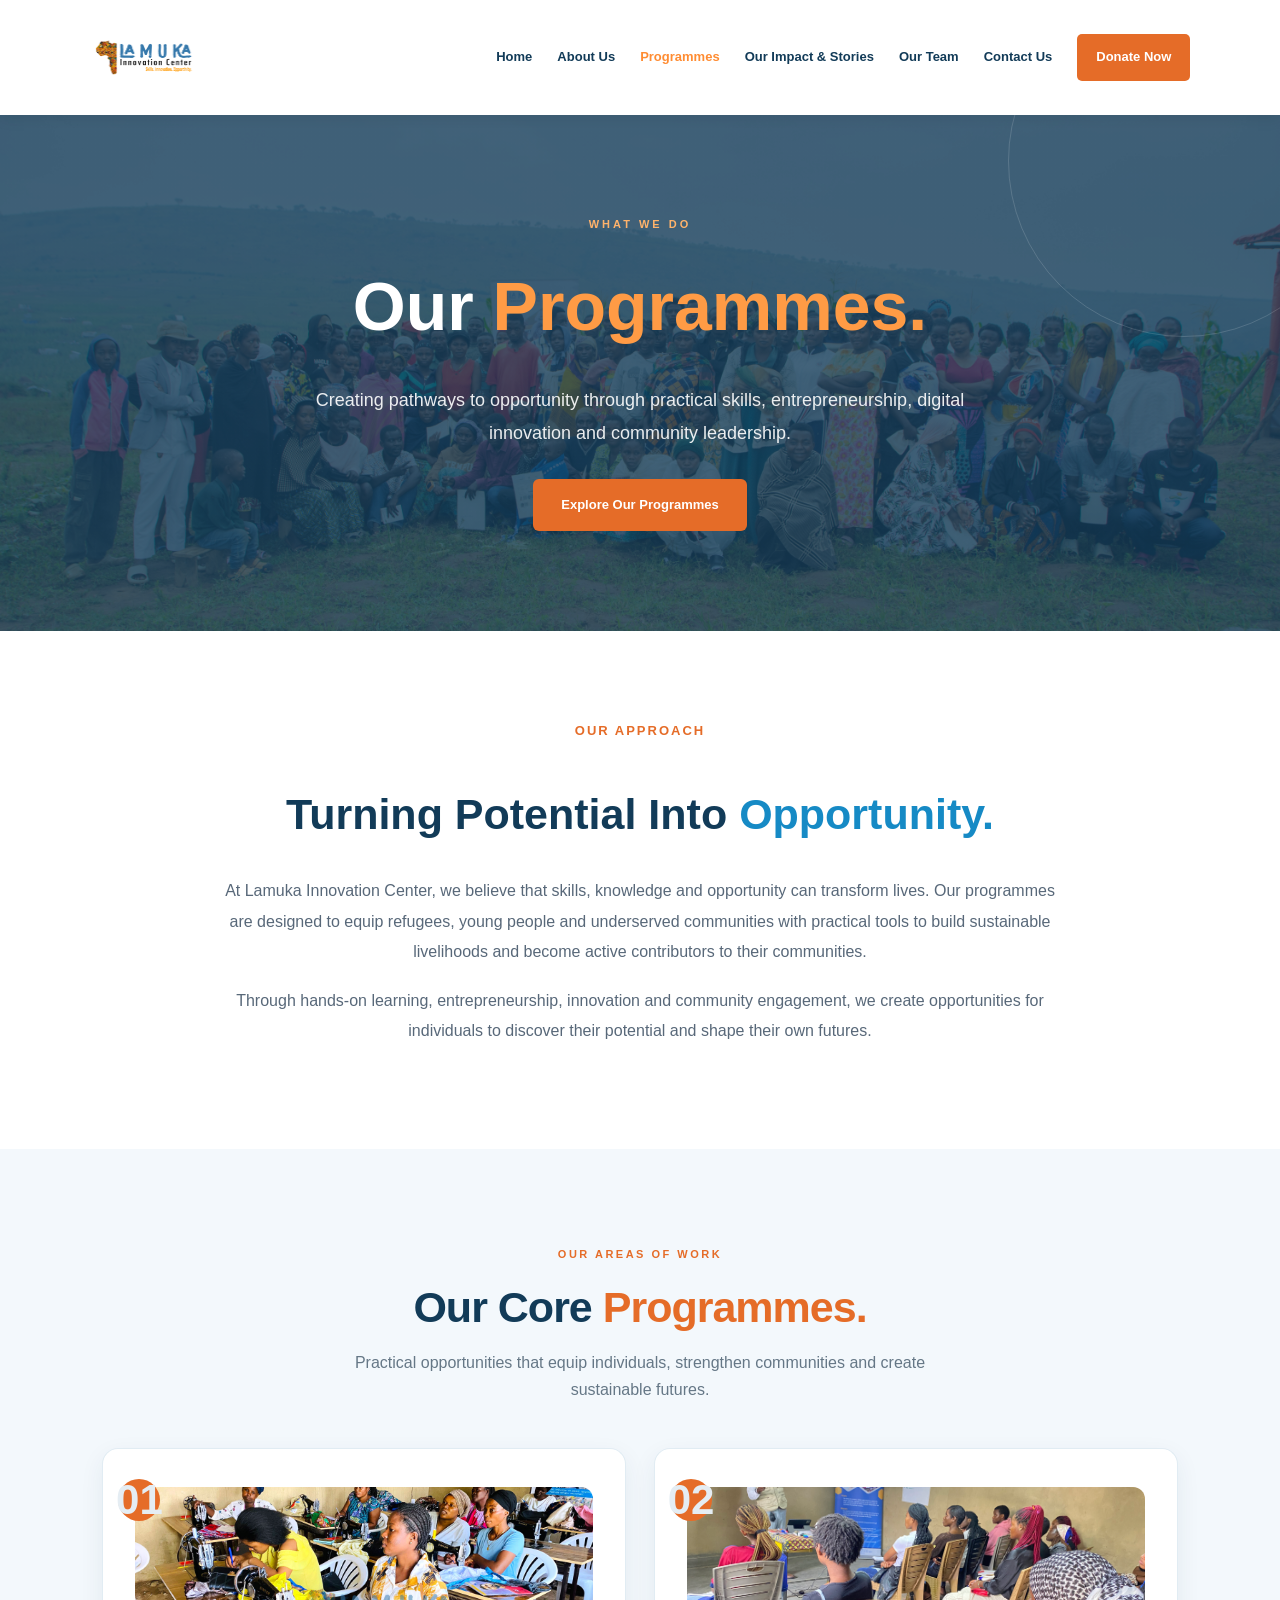
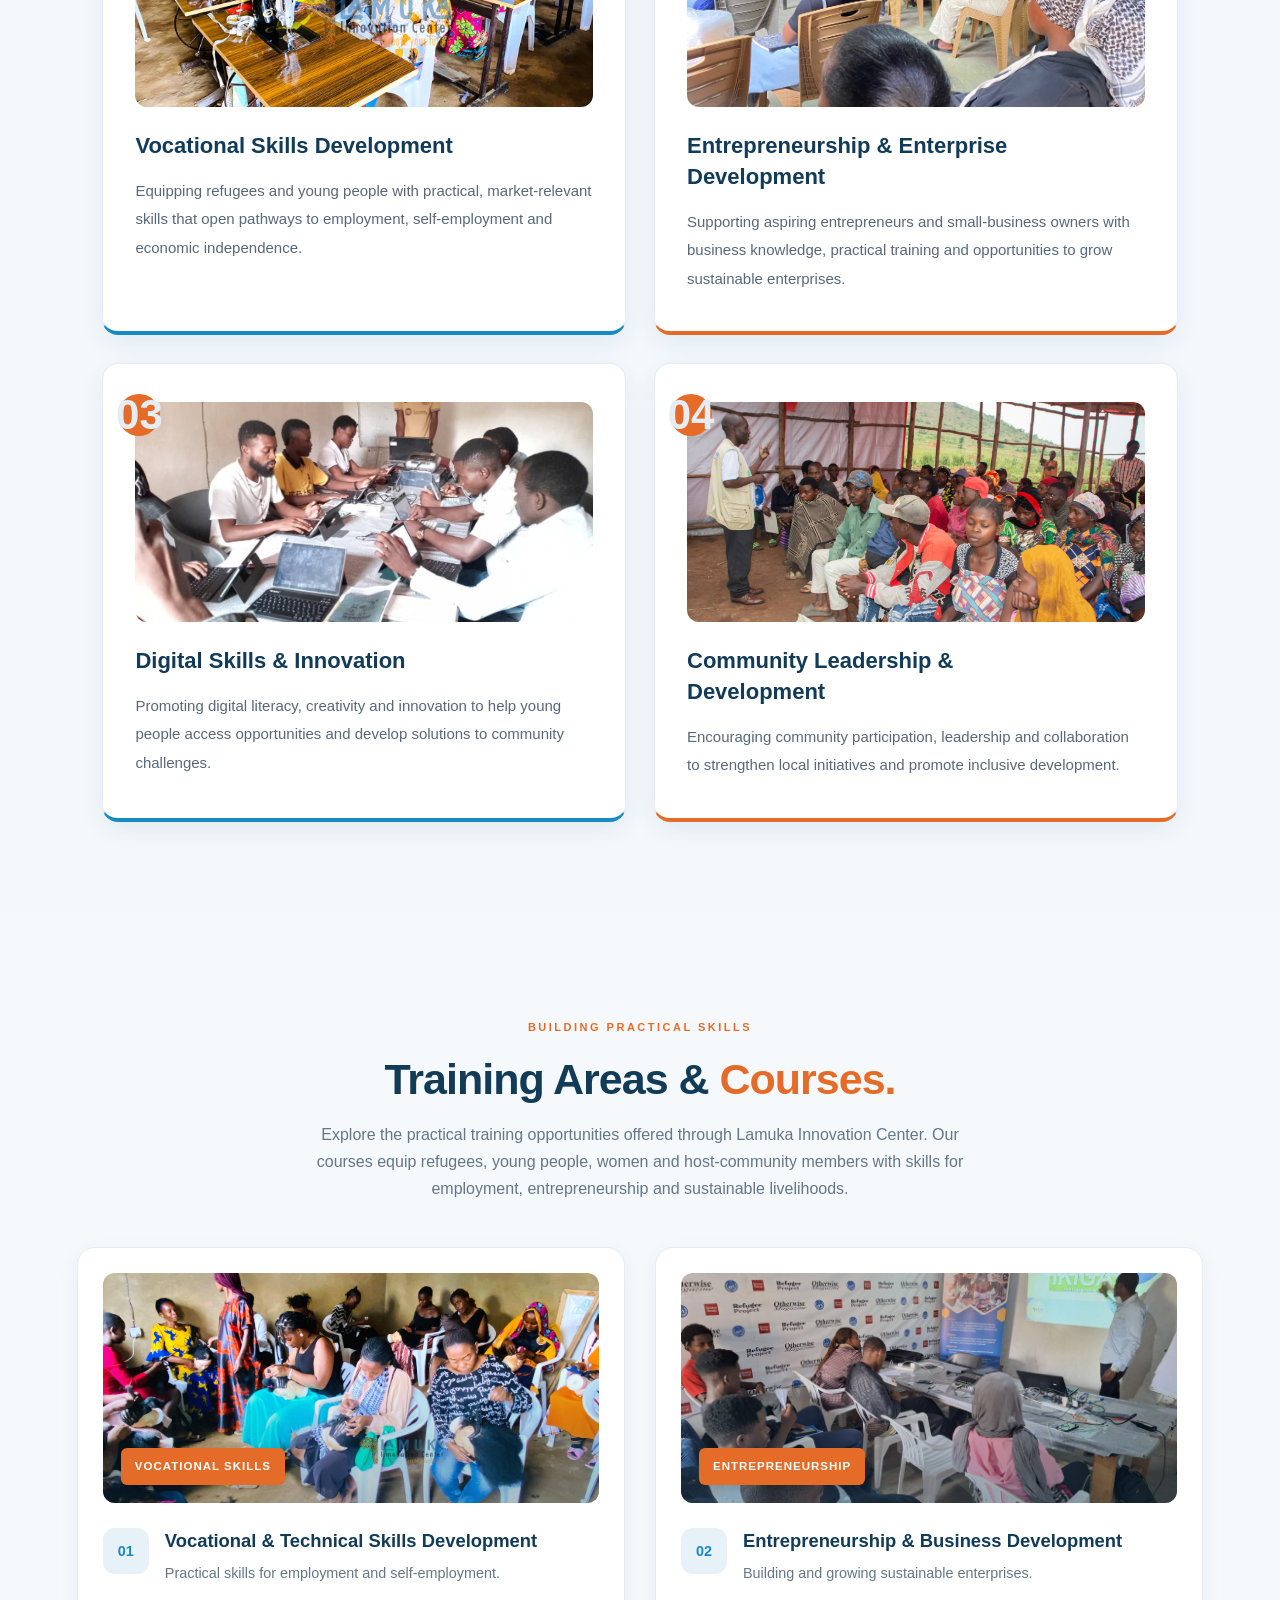
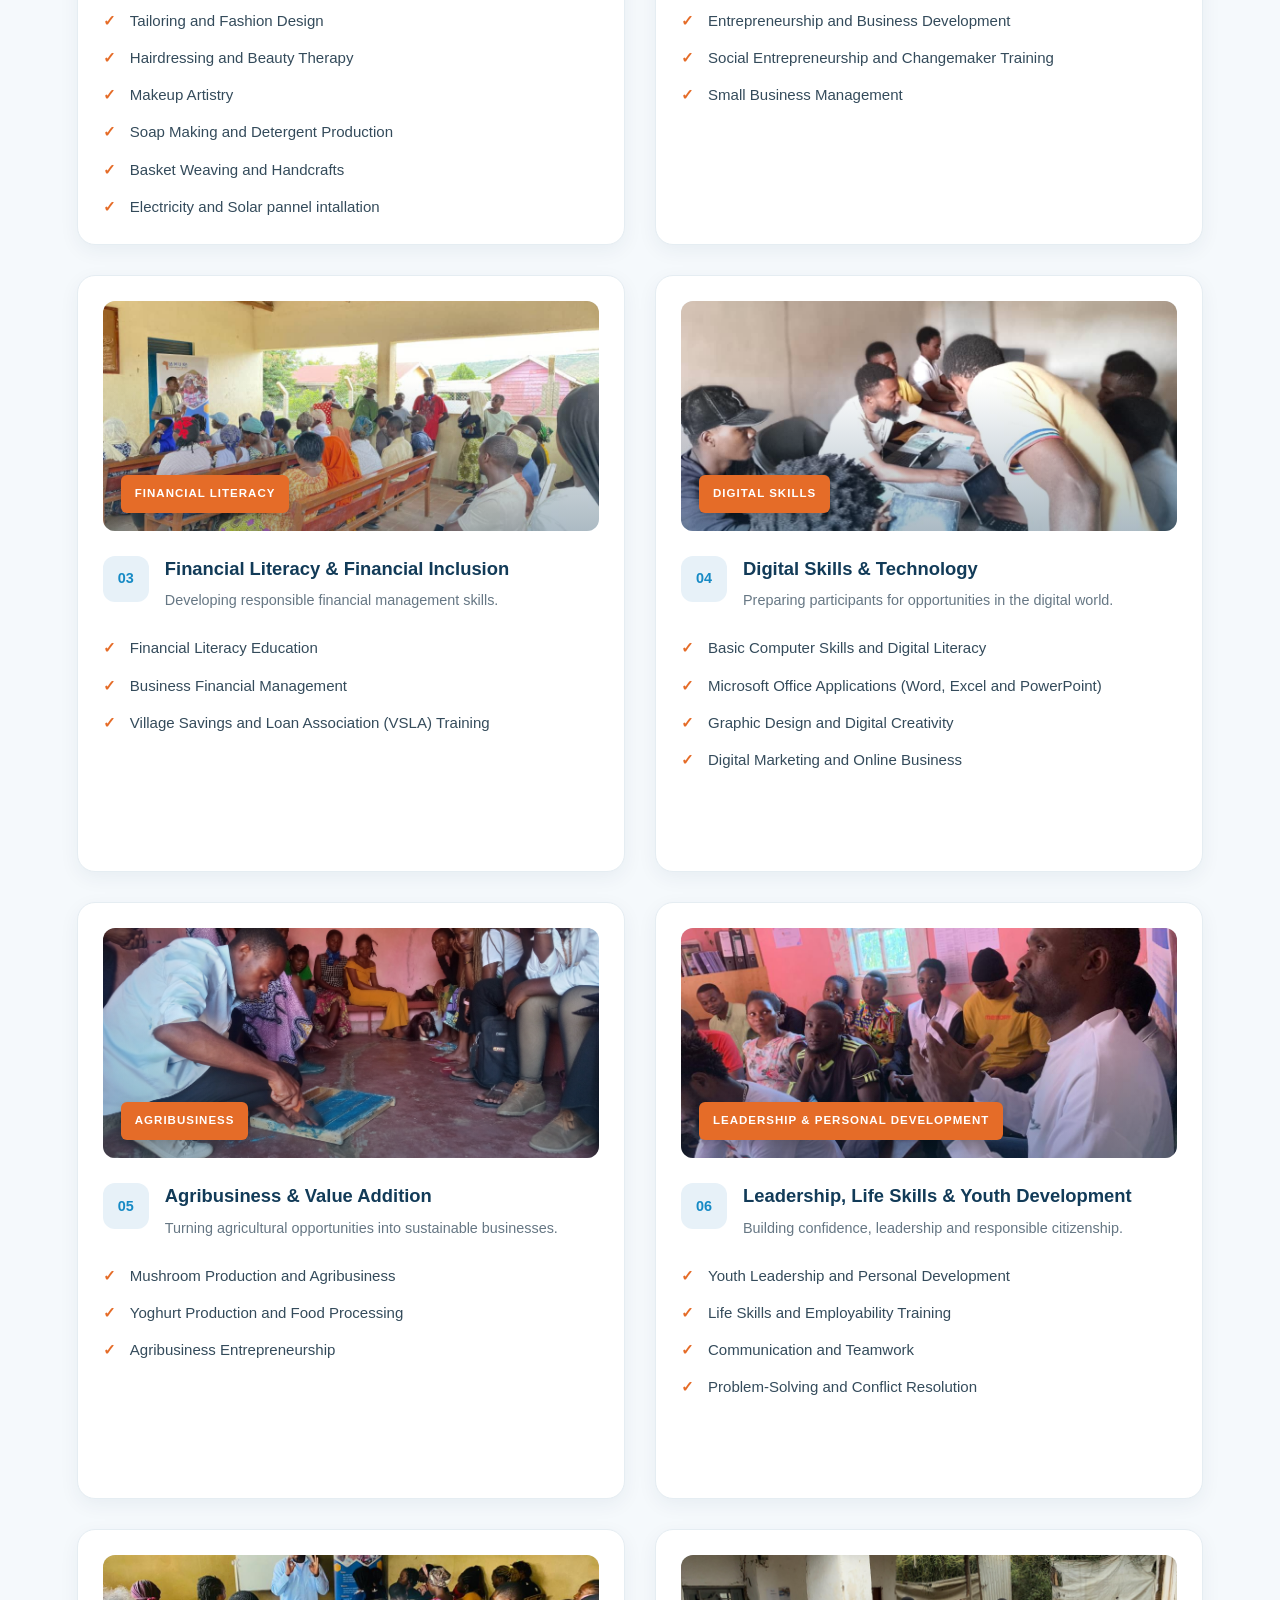
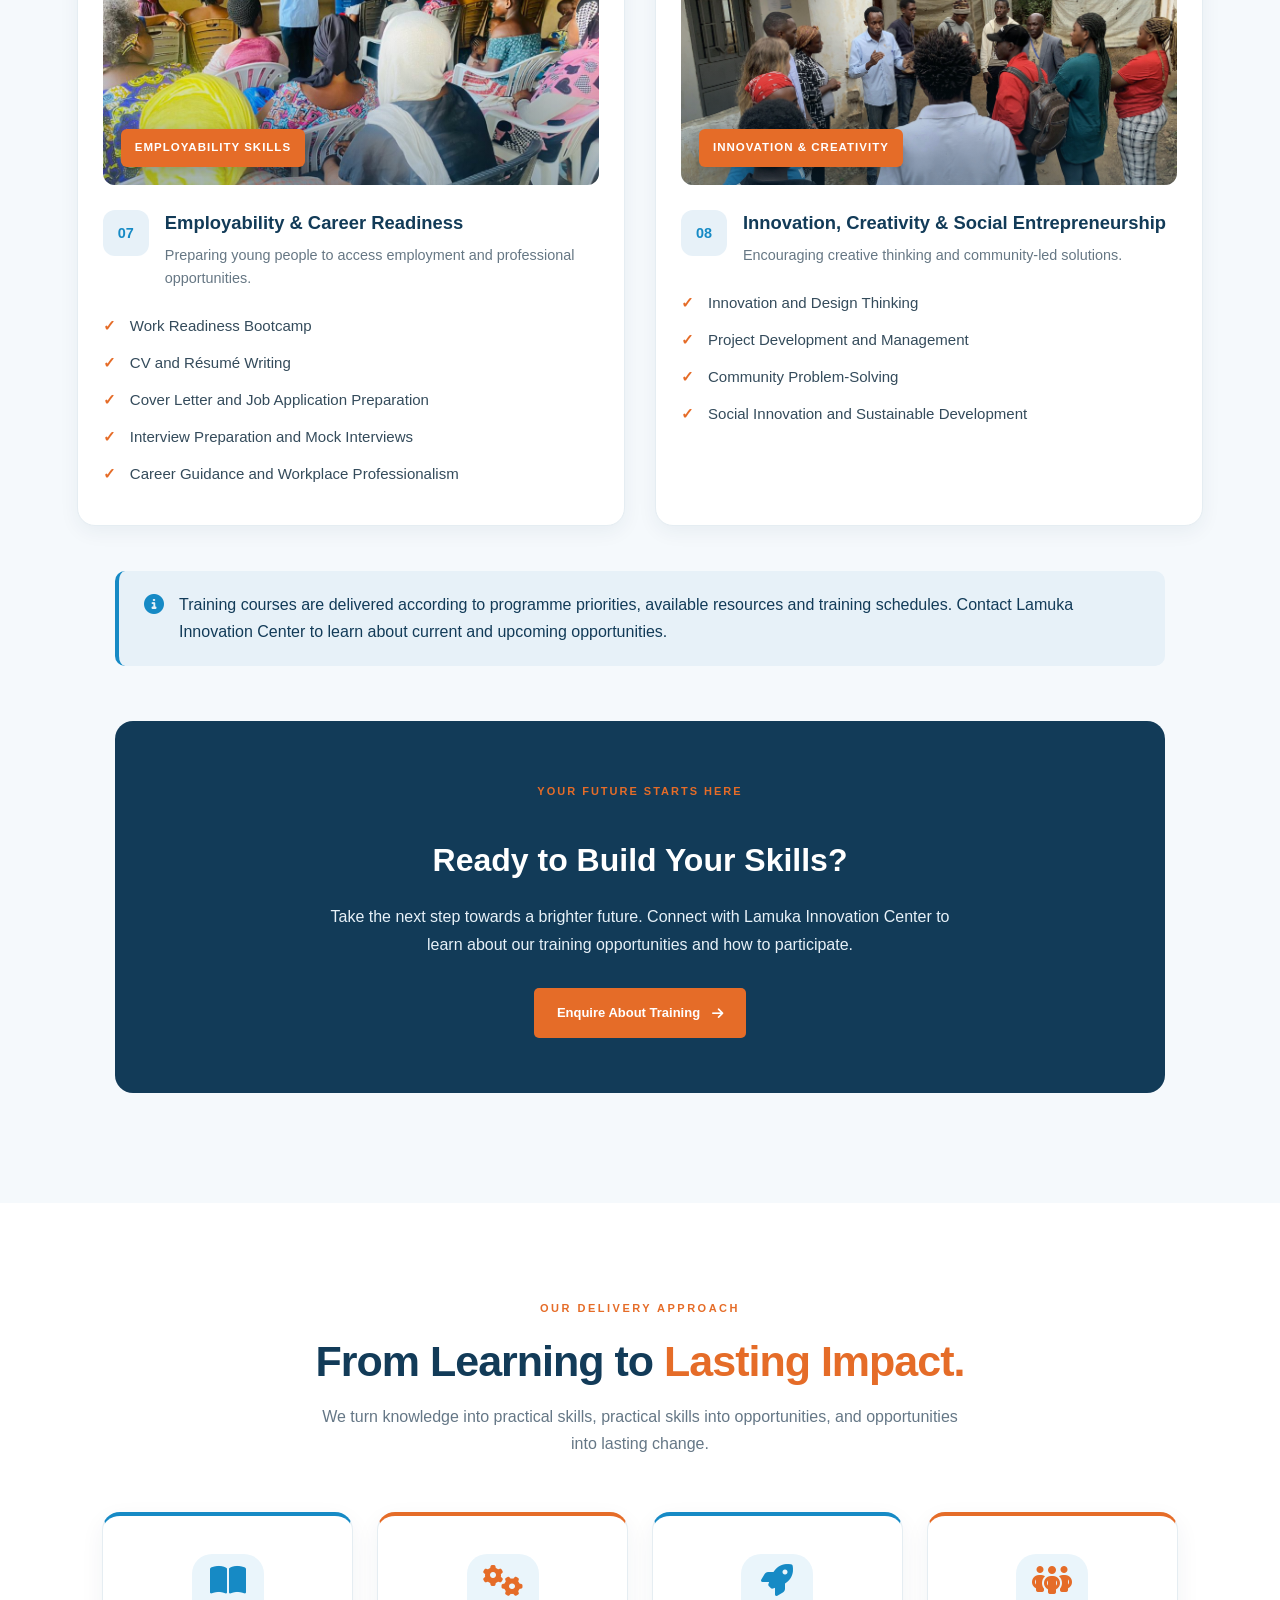
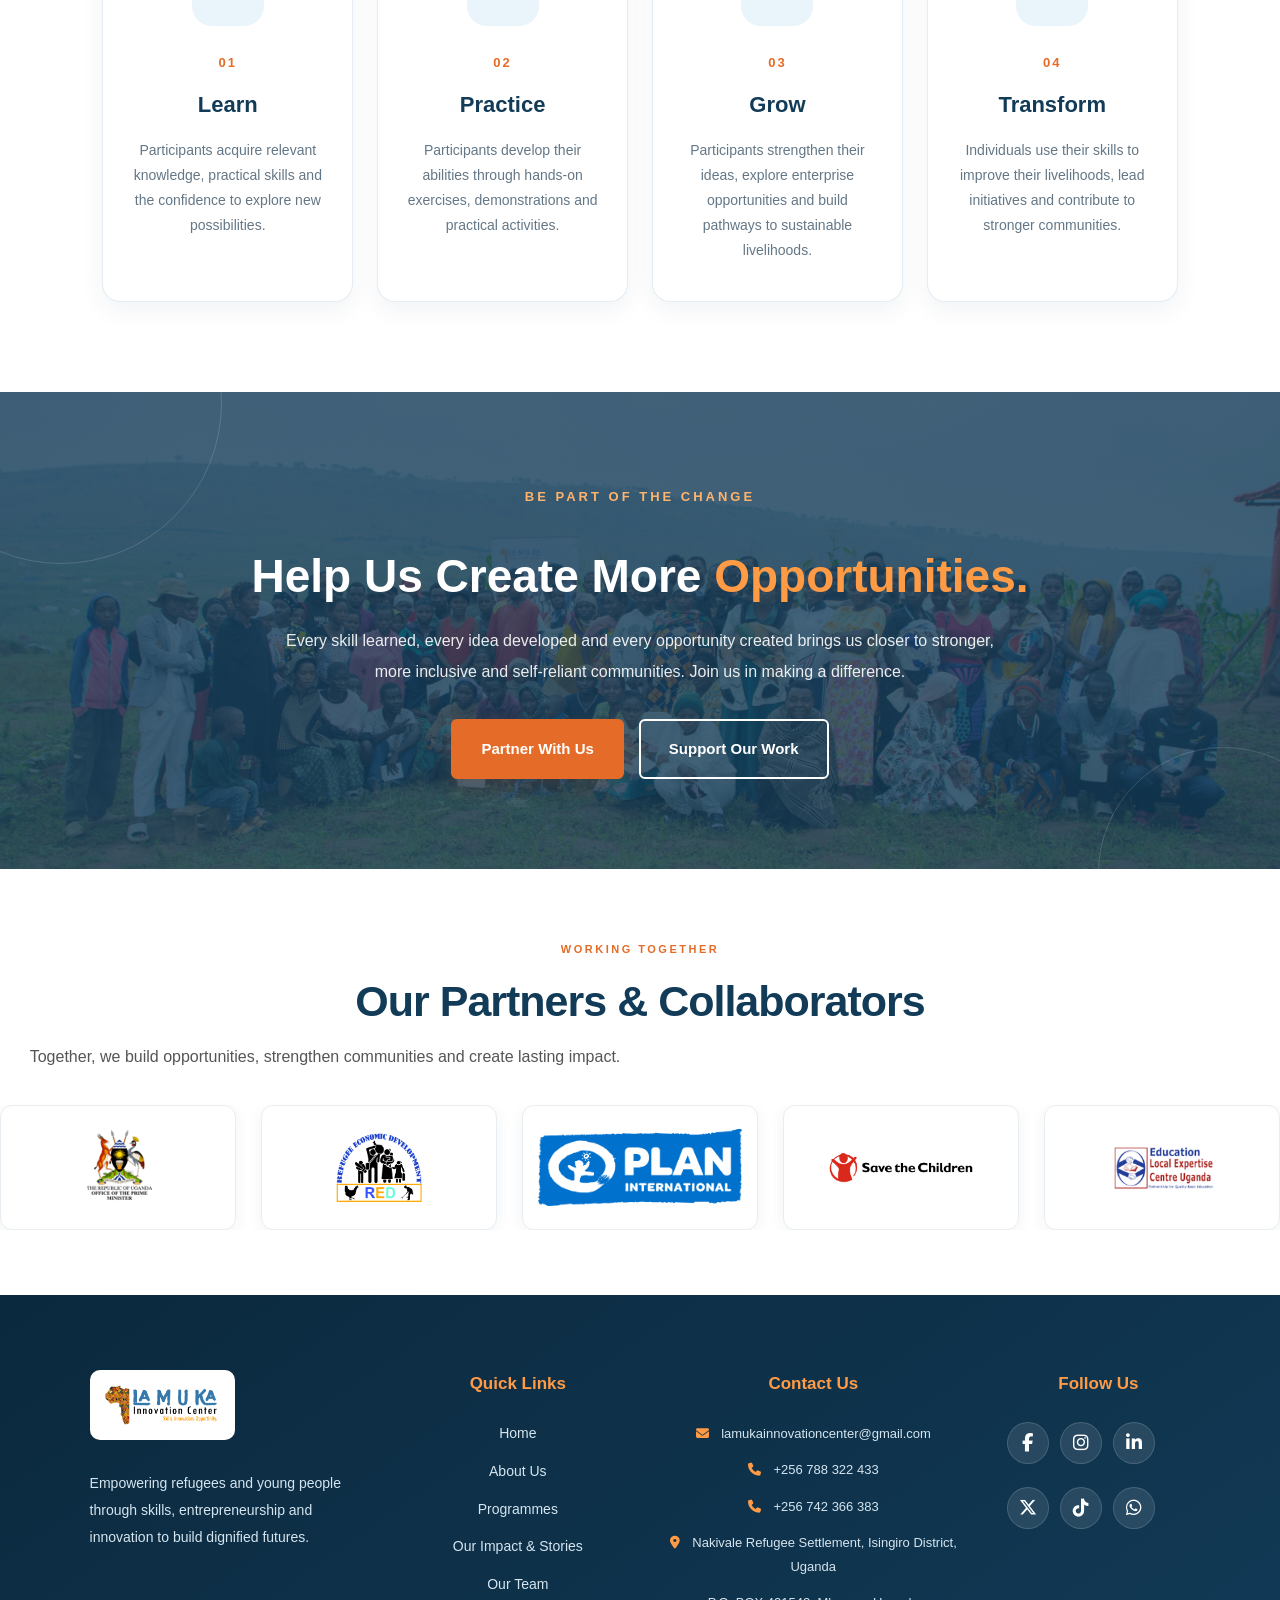
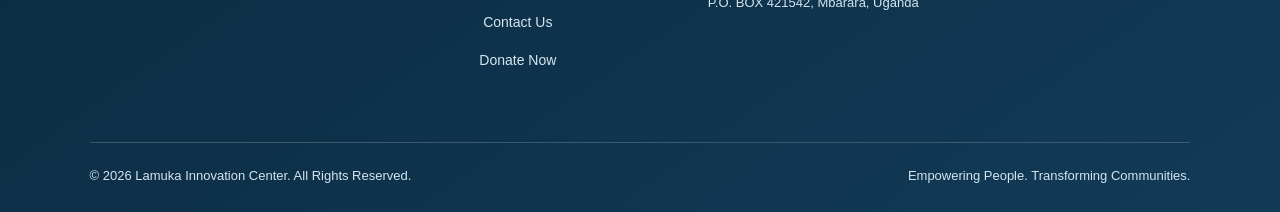
<file: pages/programmes.html>
<!DOCTYPE html>
<html lang="en">
<head>
  <meta charset="UTF-8">
  <meta name="viewport" content="width=device-width, initial-scale=1.0">

  <title>Our Programmes | Lamuka Innovation Center</title>
  <link rel="icon" type="image/jpeg" href="../Images/lamukalogo.jpg">

  <link rel="stylesheet" href="../style.css">

  <link rel="stylesheet" href="https://cdnjs.cloudflare.com/ajax/libs/font-awesome/6.5.2/css/all.min.css">
</head>

<body>

  
<header class="site-header">

    <a href="../index.html" class="brand">
      <img src="../Images/lamuka-logo.png"
           alt="Lamuka Innovation Center Logo"
           class="brand-logo">
    </a>
  
    <button class="menu-toggle" id="menuToggle"
            aria-label="Open navigation" aria-expanded="false">☰</button>
  
    <nav class="navigation" id="navigation">
      <a href="../index.html">Home</a>
      <a href="about.html">About Us</a>
      <a href="programmes.html" class="active">Programmes</a>
      <a href="impact-stories.html">Our Impact & Stories</a>
      <a href="team.html">Our Team</a>
      <a href="contact.html">Contact Us</a>
      <a href="donate.html" class="nav-button">Donate Now</a>
    </nav>
  
  </header>
  

  <main>

    
<!-- PROGRAMMES HERO -->
<section class="programmes-hero">

    <span class="eyebrow">WHAT WE DO</span>
  
    <h1>Our <span>Programmes.</span></h1>
  
    <p>
      Creating pathways to opportunity through practical skills,
      entrepreneurship, digital innovation and community leadership.
    </p>
  
    <a href="#our-programmes" class="button button-orange">
      Explore Our Programmes
    </a>
  
  </section>

<!-- PROGRAMMES INTRODUCTION -->
<section class="programmes-intro section">

    <div class="programmes-intro-content">
      <span class="eyebrow">OUR APPROACH</span>
  
      <h2>Turning Potential Into <span>Opportunity.</span></h2>
  
      <p>
        At Lamuka Innovation Center, we believe that skills,
        knowledge and opportunity can transform lives.
        Our programmes are designed to equip refugees,
        young people and underserved communities with
        practical tools to build sustainable livelihoods
        and become active contributors to their communities.
      </p>
  
      <p>
        Through hands-on learning, entrepreneurship,
        innovation and community engagement, we create
        opportunities for individuals to discover their
        potential and shape their own futures.
      </p>
    </div>
  
  </section>

<!-- OUR CORE PROGRAMMES -->
<section class="core-programmes section" id="our-programmes">

    <div class="section-heading centered">
      <span class="eyebrow">OUR AREAS OF WORK</span>
      <h2>Our Core <span>Programmes.</span></h2>
      <p>
        Practical opportunities that equip individuals,
        strengthen communities and create sustainable futures.
      </p>
    </div>
  
    <div class="core-programmes-grid">

        <!-- PROGRAMME 1 -->
        <div class="programme-card">
          <div class="programme-photo">
            <img src="../Images/tailoring.jpg" alt="Vocational skills training at Lamuka">
          </div>
      
          <span class="programme-number">01</span>
          <h3>Vocational Skills Development</h3>
          <p>
            Equipping refugees and young people with practical,
            market-relevant skills that open pathways to employment,
            self-employment and economic independence.
          </p>
        </div>
      
        <!-- PROGRAMME 2 -->
        <div class="programme-card">
          <div class="programme-photo">
            <img src="../Images/entreprenuership.jpg" alt="Entrepreneurship training at Lamuka">
          </div>
      
          <span class="programme-number">02</span>
          <h3>Entrepreneurship & Enterprise Development</h3>
          <p>
            Supporting aspiring entrepreneurs and small-business
            owners with business knowledge, practical training
            and opportunities to grow sustainable enterprises.
          </p>
        </div>
      
        <!-- PROGRAMME 3 -->
        <div class="programme-card">
          <div class="programme-photo">
            <img src="../Images/computer.jpg" alt="Digital skills training at Lamuka">
          </div>
      
          <span class="programme-number">03</span>
          <h3>Digital Skills & Innovation</h3>
          <p>
            Promoting digital literacy, creativity and innovation
            to help young people access opportunities and develop
            solutions to community challenges.
          </p>
        </div>
      
        <!-- PROGRAMME 4 -->
        <div class="programme-card">
          <div class="programme-photo">
            <img src="../Images/community.jpg" alt="Community development activities at Lamuka">
          </div>
      
          <span class="programme-number">04</span>
          <h3>Community Leadership & Development</h3>
          <p>
            Encouraging community participation, leadership
            and collaboration to strengthen local initiatives
            and promote inclusive development.
          </p>
        </div>
      
  
    </div>
  
  </section>
<!-- TRAINING AREAS AND COURSES -->
<section class="training-catalogue section">

  <div class="section-heading centered">
    <span class="eyebrow">BUILDING PRACTICAL SKILLS</span>

    <h2>Training Areas & <span>Courses.</span></h2>

    <p>
      Explore the practical training opportunities offered through
      Lamuka Innovation Center. Our courses equip refugees, young
      people, women and host-community members with skills for
      employment, entrepreneurship and sustainable livelihoods.
    </p>
  </div>
  
  <div class="training-categories-grid">

    <div class="training-category">
    <div class="training-category-image">
      <img src="../Images/training-vocational.jpg"
           alt="Vocational skills training at Lamuka Innovation Center">
    
      <span class="training-image-label">VOCATIONAL SKILLS</span>
    </div>

    <div class="training-category-header">
      <span class="training-number">01</span>
      <div>
        <h3>Vocational & Technical Skills Development</h3>
        <p>Practical skills for employment and self-employment.</p>
      </div>
    </div>
  
    <ul class="training-list">
      <li>Tailoring and Fashion Design</li>
      <li>Hairdressing and Beauty Therapy</li>
      <li>Makeup Artistry</li>
      <li>Soap Making and Detergent Production</li>
      <li>Basket Weaving and Handcrafts</li>
      <li>Electricity and Solar pannel intallation</li>
    </ul>
  
  </div>

  <!-- CATEGORY 2 -->
<div class="training-category">
  <div class="training-category-image">
    <img src="../Images/training-entrepreneurship.jpg"
         alt="Entrepreneurship training at Lamuka Innovation Center">
         <span class="training-image-label">ENTREPRENEURSHIP</span>
  </div>

  <div class="training-category-header">
    <span class="training-number">02</span>
    <div>
      <h3>Entrepreneurship & Business Development</h3>
      <p>Building and growing sustainable enterprises.</p>
    </div>
  </div>

  <ul class="training-list">
    <li>Entrepreneurship and Business Development</li>
    <li>Social Entrepreneurship and Changemaker Training</li>
    <li>Small Business Management</li>
  </ul>

</div>

<!-- CATEGORY 3 -->
<div class="training-category">
  <div class="training-category-image">
    <img src="../Images/training-financial.jpeg"
         alt="Financial literacy training at Lamuka Innovation Center">
         <span class="training-image-label">FINANCIAL LITERACY</span>
  </div>

  <div class="training-category-header">
    <span class="training-number">03</span>
    <div>
      <h3>Financial Literacy & Financial Inclusion</h3>
      <p>Developing responsible financial management skills.</p>
    </div>
  </div>

  <ul class="training-list">
    <li>Financial Literacy Education</li>
    <li>Business Financial Management</li>
    <li>Village Savings and Loan Association (VSLA) Training</li>
  </ul>

</div>

<!-- CATEGORY 4 -->
<div class="training-category">
  <div class="training-category-image">
    <img src="../Images/training-digital.jpg"
         alt="Digital skills training at Lamuka Innovation Center">
         <span class="training-image-label">DIGITAL SKILLS</span>
  </div>

  <div class="training-category-header">
    <span class="training-number">04</span>
    <div>
      <h3>Digital Skills & Technology</h3>
      <p>Preparing participants for opportunities in the digital world.</p>
    </div>
  </div>

  <ul class="training-list">
    <li>Basic Computer Skills and Digital Literacy</li>
    <li>Microsoft Office Applications (Word, Excel and PowerPoint)</li>
    <li>Graphic Design and Digital Creativity</li>
    <li>Digital Marketing and Online Business</li>
  </ul>

</div>
<!-- CATEGORY 5 -->
<div class="training-category">
    <div class="training-category-image">
      <img src="../Images/training-agribusiness.jpg"
           alt="Agribusiness training at Lamuka Innovation Center">
           <span class="training-image-label">AGRIBUSINESS</span>
    </div>

  <div class="training-category-header">
    <span class="training-number">05</span>
    <div>
      <h3>Agribusiness & Value Addition</h3>
      <p>Turning agricultural opportunities into sustainable businesses.</p>
    </div>
  </div>

  <ul class="training-list">
    <li>Mushroom Production and Agribusiness</li>
    <li>Yoghurt Production and Food Processing</li>
    <li>Agribusiness Entrepreneurship</li>
  </ul>

</div>
<!-- CATEGORY 6 -->
<div class="training-category">
  <div class="training-category-image">
    <img src="../Images/training-leadership.jpg"
         alt="Agribusiness training at Lamuka Innovation Center">
         <span class="training-image-label">LEADERSHIP & PERSONAL DEVELOPMENT</span>
  </div>

  <div class="training-category-header">
    <span class="training-number">06</span>
    <div>
      <h3>Leadership, Life Skills & Youth Development</h3>
      <p>Building confidence, leadership and responsible citizenship.</p>
    </div>
  </div>

  <ul class="training-list">
    <li>Youth Leadership and Personal Development</li>
    <li>Life Skills and Employability Training</li>
    <li>Communication and Teamwork</li>
    <li>Problem-Solving and Conflict Resolution</li>
  </ul>

</div>

<!-- CATEGORY 7 -->
<div class="training-category">
  <div class="training-category-image">
    <img src="../Images/training-employability.jpg"
         alt="Youth leadership training at Lamuka Innovation Center">
         <span class="training-image-label">EMPLOYABILITY SKILLS</span>
  </div>

  <div class="training-category-header">
    <span class="training-number">07</span>
    <div>
      <h3>Employability & Career Readiness</h3>
      <p>Preparing young people to access employment and professional opportunities.</p>
    </div>
  </div>

  <ul class="training-list">
    <li>Work Readiness Bootcamp</li>
    <li>CV and Résumé Writing</li>
    <li>Cover Letter and Job Application Preparation</li>
    <li>Interview Preparation and Mock Interviews</li>
    <li>Career Guidance and Workplace Professionalism</li>
  </ul>

</div>
<!-- CATEGORY 8 -->

<div class="training-category">
  <div class="training-category-image">
    <img src="../Images/training-innovation.JPG"
         alt="Employability skills training at Lamuka Innovation Center">
         <span class="training-image-label">INNOVATION & CREATIVITY</span>
  </div>

  <div class="training-category-header">
    <span class="training-number">08</span>
    <div>
      <h3>Innovation, Creativity & Social Entrepreneurship</h3>
      <p>Encouraging creative thinking and community-led solutions.</p>
    </div>
  </div>

  <ul class="training-list">
    <li>Innovation and Design Thinking</li>
    <li>Project Development and Management</li>
    <li>Community Problem-Solving</li>
    <li>Social Innovation and Sustainable Development</li>
  </ul>

</div>
</div>
<div class="training-note">
  <i class="fas fa-circle-info"></i>
  <p>
    Training courses are delivered according to programme priorities,
    available resources and training schedules. Contact Lamuka
    Innovation Center to learn about current and upcoming opportunities.
  </p>
</div>
<!-- TRAINING CALL TO ACTION -->
<div class="training-cta">

  <span class="eyebrow">YOUR FUTURE STARTS HERE</span>

  <h2>Ready to Build Your Skills?</h2>

  <p>
    Take the next step towards a brighter future.
    Connect with Lamuka Innovation Center to learn
    about our training opportunities and how to participate.
  </p>

  <a href="contact.html" class="button button-orange">
    Enquire About Training
    <i class="fas fa-arrow-right"></i>
  </a>

</div>
</section>


<!-- HOW OUR PROGRAMMES WORK -->
<section class="programme-approach section">

  <div class="section-heading centered">
    <span class="eyebrow">OUR DELIVERY APPROACH</span>
    <h2>From Learning to <span>Lasting Impact.</span></h2>
    <p>
      We turn knowledge into practical skills, practical skills
      into opportunities, and opportunities into lasting change.
    </p>
  </div>

  <div class="approach-grid">

    <!-- STEP 1 -->
    <div class="approach-card">
      <div class="approach-icon">
        <i class="fas fa-book-open"></i>
      </div>
      <span class="approach-number">01</span>
      <h3>Learn</h3>
      <p>
        Participants acquire relevant knowledge, practical skills
        and the confidence to explore new possibilities.
      </p>
    </div>

    <!-- STEP 2 -->
    <div class="approach-card">
      <div class="approach-icon">
        <i class="fas fa-gears"></i>
      </div>
      <span class="approach-number">02</span>
      <h3>Practice</h3>
      <p>
        Participants develop their abilities through hands-on
        exercises, demonstrations and practical activities.
      </p>
    </div>

    <!-- STEP 3 -->
    <div class="approach-card">
      <div class="approach-icon">
        <i class="fas fa-rocket"></i>
      </div>
      <span class="approach-number">03</span>
      <h3>Grow</h3>
      <p>
        Participants strengthen their ideas, explore enterprise
        opportunities and build pathways to sustainable livelihoods.
      </p>
    </div>

    <!-- STEP 4 -->
    <div class="approach-card">
      <div class="approach-icon">
        <i class="fas fa-people-group"></i>
      </div>
      <span class="approach-number">04</span>
      <h3>Transform</h3>
      <p>
        Individuals use their skills to improve their livelihoods,
        lead initiatives and contribute to stronger communities.
      </p>
    </div>

  </div>

</section>


<!-- PROGRAMMES CALL TO ACTION -->
<section class="programmes-cta">

    <div class="programmes-cta-content">
  
      <span class="eyebrow">BE PART OF THE CHANGE</span>
  
      <h2>Help Us Create More <span>Opportunities.</span></h2>
  
      <p>
        Every skill learned, every idea developed and every
        opportunity created brings us closer to stronger,
        more inclusive and self-reliant communities.
        Join us in making a difference.
      </p>
  
      <div class="programmes-cta-buttons">
        <a href="contact.html" class="cta-button-primary">
          Partner With Us
        </a>
  
        <a href="donate.html" class="cta-button-outline">
          Support Our Work
        </a>
      </div>
  
    </div>
  
  </section>
          

  </main>

<!-- PARTNERS & COLLABORATORS -->
<section class="partners-section">

  <div class="container">
    <div class="section-heading">
      <span class="eyebrow">WORKING TOGETHER</span>
      <h2>Our Partners & Collaborators</h2>
      <p>
        Together, we build opportunities, strengthen communities
        and create lasting impact.
      </p>
    </div>
  </div>

  <div class="partners-slider">
    <div class="partners-track">

      <div class="partners-group">

        <div class="partner-logo"><img src="../Images/Partners/partner1.png" alt="Partner 1"></div>
        <div class="partner-logo"><img src="../Images/Partners/partner2.png" alt="Partner 2"></div>
        <div class="partner-logo"><img src="../Images/Partners/partner3.png" alt="Partner 3"></div>
        <div class="partner-logo"><img src="../Images/Partners/partner4.png" alt="Partner 4"></div>
        <div class="partner-logo"><img src="../Images/Partners/partner5.png" alt="Partner 5"></div>
        <div class="partner-logo"><img src="../Images/Partners/partner6.png" alt="Partner 6"></div>
        <div class="partner-logo"><img src="../Images/Partners/partner7.jpg" alt="Partner 7"></div>
        <div class="partner-logo"><img src="../Images/Partners/partner8.jpeg" alt="Partner 8"></div>
        <div class="partner-logo"><img src="../Images/Partners/partner9.png" alt="Partner 9"></div>
        <div class="partner-logo"><img src="../Images/Partners/partner10.png" alt="Partner 10"></div>
        <div class="partner-logo"><img src="../Images/Partners/partner11.png" alt="Partner 11"></div>
        <div class="partner-logo"><img src="../Images/Partners/partner12.png" alt="Partner 12"></div>
        <div class="partner-logo"><img src="../Images/Partners/partner13.png" alt="Partner 13"></div>
        <div class="partner-logo"><img src="../Images/Partners/partner14.png" alt="Partner 14"></div>
        <div class="partner-logo"><img src="../Images/Partners/partner15.jpg" alt="Partner 15"></div>
        <div class="partner-logo"><img src="../Images/Partners/partner16.png" alt="Partner 16"></div>
        <div class="partner-logo"><img src="../Images/Partners/partner17.png" alt="Partner 17"></div>
        <div class="partner-logo"><img src="../Images/Partners/partner18.png" alt="Partner 18"></div>
        <div class="partner-logo"><img src="../Images/Partners/partner19.png" alt="Partner 19"></div>

      </div>
    </div>
  </div>

</section>
<!-- END PARTNERS & COLLABORATORS -->

<!-- FOOTER -->
<footer class="site-footer">

    <div class="footer-container">
  
      <div class="footer-brand">
        <img src="../Images/lamuka-logo.png" alt="Lamuka Innovation Center Logo">
        <p>
          Empowering refugees and young people through skills,
          entrepreneurship and innovation to build dignified futures.
        </p>
      </div>
  
      <div class="footer-links">
        <h3>Quick Links</h3>
        <a href="../index.html">Home</a>
        <a href="about.html">About Us</a>
        <a href="programmes.html">Programmes</a>
        <a href="impact-stories.html">Our Impact & Stories</a>
        <a href="team.html">Our Team</a>
        <a href="contact.html">Contact Us</a>
        <a href="donate.html">Donate Now</a>
      </div>
  
      <div class="footer-contact">
        <h3>Contact Us</h3>
        <p><i class="fas fa-envelope"></i>
          lamukainnovationcenter@gmail.com</p>
        <p><i class="fas fa-phone"></i> +256 788 322 433</p>
        <p><i class="fas fa-phone"></i> +256 742 366 383</p>
        <p><i class="fas fa-map-marker-alt"></i>
          Nakivale Refugee Settlement, Isingiro District, Uganda</p>
        <p>P.O. BOX 421542, Mbarara, Uganda</p>
      </div>
  
      <div class="footer-social">
        <h3>Follow Us</h3>
        <div class="social-icons">
          <a href="https://www.facebook.com/share/p/cNmQuWBYxkGPMrBD/" target="_blank" aria-label="Facebook"><i class="fab fa-facebook-f"></i></a>
          <a href="https://www.instagram.com/lamuka_innovation_center/" target="_blank" aria-label="Instagram"><i class="fab fa-instagram"></i></a>
          <a href="https://www.linkedin.com/company/lamuka-ug/" target="_blank" aria-label="LinkedIn"><i class="fab fa-linkedin-in"></i></a>
          <a href="https://x.com/lamuka_uganda" target="_blank" aria-label="X"><i class="fab fa-x-twitter"></i></a>
          <a href="https://www.tiktok.com/@lamukainnovationcenter" target="_blank" aria-label="TikTok"><i class="fab fa-tiktok"></i></a>
          <a href="https://wa.me/256788322433"
   target="_blank"
   rel="noopener noreferrer"
   aria-label="WhatsApp">
  <i class="fab fa-whatsapp"></i>
</a>
        </div>
      </div>
  
    </div>
  
    <div class="footer-bottom">
      <p>© 2026 Lamuka Innovation Center. All Rights Reserved.</p>
      <p>Empowering People. Transforming Communities.</p>
    </div>
  
  </footer>
  

  <script src="../script.js"></script>

</body>
</html>
</file>
<file: style.css>
/* LAMUKA INNOVATION CENTER
   Main website design */

   :root {
    --blue: #168AC5;
    --navy: #123B58;
    --orange: #E56C28;
    --pale: #F2F8FC;
    --white: #FFFFFF;
    --dark: #202830;
    --muted: #657786;
    --border: #E5EDF2;
  }
  
  * {
    margin: 0;
    padding: 0;
    box-sizing: border-box;
  }
  
  html {
    scroll-behavior: smooth;
  }
  
  body {
    font-family: Arial, Helvetica, sans-serif;
    color: var(--dark);
    line-height: 1.7;
    background: var(--white);
  }
  
  a {
    text-decoration: none;
  }
  
  button {
    font: inherit;
  }
  
  .site-header {
    min-height: 82px;
    padding: 15px 7%;
    display: flex;
    align-items: center;
    justify-content: space-between;
    gap: 25px;
    background: white;
    position: sticky;
    top: 0;
    z-index: 100;
    box-shadow: 0 3px 15px rgba(18, 59, 88, 0.06);
  }
  
  .brand {
    display: flex;
    align-items: center;
    gap: 11px;
    color: var(--navy);
  }
  
  .brand-symbol {
    width: 44px;
    height: 44px;
    display: grid;
    place-items: center;
    background: var(--blue);
    color: white;
    font-size: 27px;
    font-weight: 800;
    border-radius: 10px;
  }
  
  .brand strong {
    display: block;
    font-size: 19px;
    letter-spacing: 2px;
    line-height: 1.2;
  }
  
  .brand small {
    display: block;
    font-size: 9px;
    font-weight: 700;
    letter-spacing: 2px;
  }
  
  .navigation {
    display: flex;
    align-items: center;
    gap: 25px;
  }
  
  .navigation a {
    color: var(--navy);
    font-size: 13px;
    font-weight: 700;
  }
  
  .navigation a:hover {
    color: var(--orange);
  }
  
  .navigation .nav-button {
    background: var(--orange);
    color: white;
    padding: 12px 19px;
    border-radius: 5px;
  }
  
  .menu-toggle {
    display: none;
    border: 0;
    background: var(--navy);
    color: white;
    border-radius: 5px;
    padding: 8px 13px;
    font-size: 22px;
    cursor: pointer;
  }
  
  /* HERO */
  
  .hero {
    min-height: 570px;
    padding: 85px 8%;
    display: grid;
    grid-template-columns: 1.15fr 0.85fr;
    align-items: center;
    gap: 50px;
    overflow: hidden;
    background:
      radial-gradient(circle at 85% 15%, rgba(255,255,255,.12), transparent 30%),
      linear-gradient(120deg, #102F48, #168AC5);
    color: white;
  }
  
  .eyebrow {
    color: var(--orange);
    font-size: 11px;
    font-weight: 800;
    letter-spacing: 2.5px;
    display: inline-block;
    margin-bottom: 18px;
  }
  
  .hero h1 {
    color: white;
    font-size: clamp(42px, 5.3vw, 68px);
    line-height: 1.08;
    letter-spacing: -2px;
    max-width: 650px;
  }
  
  .hero h1 span,
  .section-heading h2 span,
  .impact-intro h2 span,
  .get-involved h2 span {
    color: var(--orange);
  }
  
  .hero-content > p {
    color: #E5F3FA;
    font-size: 17px;
    max-width: 570px;
    margin: 25px 0 30px;
  }
  
  .hero-actions {
    display: flex;
    flex-wrap: wrap;
    gap: 12px;
  }
  
  .button {
    display: inline-block;
    padding: 14px 23px;
    border-radius: 5px;
    font-size: 13px;
    font-weight: 800;
    transition: .25s;
  }
  
  .button-orange {
    background: var(--orange);
    color: white;
  }
  
  .button-orange:hover {
    background: white;
    color: var(--navy);
    transform: translateY(-2px);
  }
  
  .button-outline {
    border: 1px solid rgba(255,255,255,.65);
    color: white;
  }
  
  .button-outline:hover {
    background: white;
    color: var(--navy);
  }
  
  .hero-visual {
    min-height: 340px;
    position: relative;
    display: grid;
    place-items: center;
  }
  
  .visual-circle {
    position: absolute;
    border: 1px solid rgba(255,255,255,.22);
    border-radius: 50%;
  }
  
  .circle-one {
    width: 330px;
    height: 330px;
  }
  
  .circle-two {
    width: 245px;
    height: 245px;
  }
  
  .visual-card {
    position: relative;
    width: min(290px, 90%);
    min-height: 210px;
    padding: 35px 28px;
    background: rgba(255,255,255,.13);
    border: 1px solid rgba(255,255,255,.35);
    backdrop-filter: blur(12px);
    border-radius: 16px;
    text-align: center;
    box-shadow: 0 20px 50px rgba(0,0,0,.15);
  }
  
  .visual-icon {
    color: #FFC28D;
    font-size: 38px;
  }
  
  .visual-card h3 {
    color: white;
    font-size: 23px;
    margin: 10px 0;
  }
  
  .visual-card p {
    color: #E5F3FA;
    font-size: 13px;
  }
  
  .visual-caption {
    position: absolute;
    bottom: 5px;
    color: white;
    letter-spacing: 4px;
    font-size: 10px;
  }
  
  /* SECTIONS */
  
  .section {
    padding: 90px 8%;
  }
  
  .section-soft {
    background: rgba(245, 249, 252, 0.78);
    backdrop-filter: blur(3px);
    -webkit-backdrop-filter: blur(3px);
}
  
  .section-heading h2,
  .impact-intro h2,
  .get-involved h2 {
    font-size: clamp(30px, 4vw, 43px);
    line-height: 1.2;
    color: var(--navy);
    letter-spacing: -1px;
  }
  
  .section-heading > p {
    margin-top: 15px;
    color: var(--muted);
    max-width: 650px;
  }
  
  .centered {
    text-align: center;
    margin: 0 auto 45px;
  }
  
  .centered > p {
    margin-left: auto;
    margin-right: auto;
  }
  
  .intro {
    display: block;
    width: 100%;
}
  
  .intro-text p {
    color: var(--muted);
    margin-bottom: 18px;
  }
  
  .text-link {
    display: inline-block;
    margin-top: 10px;
    color: var(--blue);
    font-size: 14px;
    font-weight: 800;
  }
  
  .text-link:hover {
    color: var(--orange);
  }
  
  /* CARDS */
  
  .card-grid {
    display: grid;
    gap: 22px;
  }
  
  .three-columns {
    grid-template-columns: repeat(3, minmax(0, 1fr));
  }
  
  .info-card,
  .programme-card {
    background: white;
    padding: 0 0 30px;
    border: 1px solid var(--border);
    border-radius: 16px;
    overflow: hidden;
    transition: .3s ease;
}

.programme-card:hover {
    transform: translateY(-8px);
    box-shadow: 0 15px 35px rgba(18, 59, 88, 0.12);
}
  }
  
  .info-card:hover,
  .programme-card:hover {
    transform: translateY(-5px);
    box-shadow: 0 15px 35px rgba(18,59,88,.09);
    border-color: var(--blue);
  }
  
  .card-icon {
    width: 48px;
    height: 48px;
    display: grid;
    place-items: center;
    background: #E7F4FB;
    color: var(--blue);
    font-size: 24px;
    border-radius: 9px;
    margin-bottom: 23px;
  }
  
  .info-card h3,
  .programme-card h3 {
    color: var(--navy);
    font-size: 19px;
    margin-bottom: 12px;
  }
  
  .info-card p,
  .programme-card p {
    color: var(--muted);
    font-size: 14px;
  }
  
  .programme-card {
    border-top: 3px solid var(--blue);
  }
  
  .programme-number {
    display: inline-block;
    color: var(--orange);
    font-weight: 800;
    font-size: 13px;
    margin-bottom: 20px;
  }
  
  /* IMPACT */
  

/* OUR IMPACT SECTION */
.impact-section {
  padding: 90px 8%;
  background: var(--navy);
  color: #FFFFFF;
}

.impact-intro {
  max-width: 750px;
  margin: 0 auto 55px;
  text-align: center;
}

.light-eyebrow {
  color: #FFB078;
}

.impact-intro h2 {
  color: #FFFFFF;
  font-size: clamp(32px, 4vw, 46px);
  line-height: 1.2;
}

.impact-intro h2 span {
  color: #FFB078;
}

.impact-intro > p {
  color: #D5E5EF;
  margin-top: 18px;
  line-height: 1.8;
}

.impact-grid {
  display: grid;
  grid-template-columns: repeat(4, minmax(0, 1fr));
  gap: 22px;
}

.impact-item {
  min-height: 165px;
  padding: 30px 20px;
  border: 1px solid rgba(255,255,255,0.15);
  border-bottom: 4px solid var(--orange);
  border-radius: 12px;
  background: rgba(255,255,255,0.08);
  text-align: center;
  display: flex;
  flex-direction: column;
  justify-content: center;
  transition: transform 0.3s ease,
              background 0.3s ease;
}

.impact-item:hover {
  transform: translateY(-6px);
  background: rgba(255,255,255,0.14);
}

.impact-item strong {
  display: block;
  color: #FFB078;
  font-size: clamp(30px, 3vw, 42px);
  line-height: 1.3;
  font-weight: 800;
}

.impact-item span {
  display: block;
  color: #FFFFFF;
  font-size: 14px;
  line-height: 1.6;
  margin-top: 12px;
}

.impact-note {
  margin-top: 30px;
  color: #C7D9E5;
  font-size: 11px;
  line-height: 1.6;
  text-align: center;
}

/* TABLET */
@media (max-width: 900px) {
  .impact-grid {
    grid-template-columns: repeat(2, 1fr);
  }
}

/* MOBILE */
@media (max-width: 600px) {
  .impact-section {
    padding: 65px 6%;
  }

  .impact-grid {
    grid-template-columns: 1fr;
    gap: 16px;
  }

  .impact-item {
    min-height: 135px;
  }
}

  
  /* STORIES */
  
  .story-feature {
    display: grid;
    grid-template-columns: 1fr 1fr;
    align-items: center;
    gap: 45px;
    background: var(--pale);
    border-radius: 13px;
    overflow: hidden;
  }
  
  .story-art {
    min-height: 290px;
    padding: 50px;
    display: flex;
    flex-direction: column;
    justify-content: center;
    background: linear-gradient(135deg, var(--blue), var(--navy));
    color: white;
    letter-spacing: 5px;
    text-align: center;
  }
  
  .story-art strong {
    font-size: clamp(32px, 5vw, 54px);
    color: #FFC08B;
  }
  
  .story-content {
    padding: 35px 35px 35px 0;
  }
  
  .story-content h3 {
    color: var(--navy);
    font-size: 27px;
    line-height: 1.25;
  }
  
  .story-content p {
    color: var(--muted);
    margin-top: 15px;
  }
  
  /* GET INVOLVED */
  
  .get-involved {
    padding: 70px 8%;
    display: flex;
    align-items: center;
    justify-content: space-between;
    gap: 35px;
    background: linear-gradient(110deg, #123B58, #168AC5);
  }
  
  .get-involved > div {
    max-width: 650px;
  }
  
  .get-involved .button {
    flex-shrink: 0;
  }
  
  /* CONTACT */
  
  .contact-grid {
    display: grid;
    grid-template-columns: repeat(3, 1fr);
    gap: 20px;
    margin-top: 45px;
  }
  
  .contact-card {
    border: 1px solid var(--border);
    padding: 28px;
    border-radius: 9px;
  }
  
  .contact-icon {
    color: var(--blue);
    font-size: 27px;
  }
  
  .contact-card h3 {
    color: var(--navy);
    margin: 13px 0 8px;
  }
  
  .contact-card p {
    color: var(--muted);
    font-size: 14px;
  }
  
  .contact-card a {
    color: var(--blue);
    overflow-wrap: anywhere;
  }
  
  /* FOOTER */
  
  .site-footer {
    background: #0B293E;
    color: white;
    text-align: center;
    padding: 40px 8%;
  }
  
  .footer-brand {
    justify-content: center;
    color: white;
    margin-bottom: 15px;
  }
  
  .site-footer > p {
    color: #C7D9E5;
    font-size: 13px;
  }
  
  .site-footer .copyright {
    margin-top: 18px;
    font-size: 11px;
  }
  
  /* RESPONSIVE DESIGN */
  
  @media (max-width: 950px) {
    .navigation {
      gap: 14px;
    }
  
    .navigation a {
      font-size: 12px;
    }
  
    .hero {
      padding: 70px 6%;
    }
  
    .section,
    .impact-section {
      padding: 70px 6%;
    }
  
    .impact-grid {
      grid-template-columns: repeat(2, 1fr);
    }
  }
  
  @media (max-width: 750px) {
    .site-header {
      padding: 14px 5%;
      flex-wrap: wrap;
    }
  
    .menu-toggle {
      display: block;
    }
  
    .navigation {
      display: none;
      width: 100%;
      flex-direction: column;
      align-items: stretch;
      padding: 15px 0;
    }
  
    .navigation.open {
      display: flex;
    }
  
    .navigation a {
      padding: 9px 0;
    }
  
    .navigation .nav-button {
      text-align: center;
    }
  
    .hero {
      grid-template-columns: 1fr;
      text-align: center;
      gap: 25px;
    }
  
    .hero-content > p {
      margin-left: auto;
      margin-right: auto;
    }
  
    .hero-actions {
      justify-content: center;
    }
  
    .intro,
    .story-feature {
      grid-template-columns: 1fr;
      gap: 25px;
    }
  
    .three-columns,
    .contact-grid {
      grid-template-columns: repeat(2, 1fr);
    }
  
    .story-content {
      padding: 10px 28px 35px;
    }
  
    .get-involved {
      align-items: flex-start;
      flex-direction: column;
    }
  }
  
  @media (max-width: 520px) {
    .three-columns,
    .contact-grid,
    .impact-grid {
      grid-template-columns: 1fr;
    }
  
    .section,
    .impact-section {
      padding: 55px 6%;
    }
  
    .hero {
      padding: 65px 6%;
    }
  
    .hero h1 {
      font-size: 43px;
    }
  
    .visual-circle.circle-one {
      width: 280px;
      height: 280px;
    }
  
    .visual-circle.circle-two {
      width: 210px;
      height: 210px;
    }
  
    .impact-item {
      padding: 20px;
    }
  
    .story-art {
      min-height: 220px;
    }
  } 
  
/* Lamuka team photograph */
.hero-photo {
  position: relative;
  overflow: hidden;
  border-radius: 22px;
  min-height: 420px;
}

.hero-image {
  width: 100%;
  height: 100%;
  min-height: 420px;
  object-fit: cover;
  display: block;
  border-radius: 22px;
}

.hero-photo .visual-caption {
  position: absolute;
  bottom: 18px;
  left: 18px;
  background: #123B58;
  color: #FFFFFF;
  padding: 10px 16px;
  border-radius: 6px;
}

/* Official Lamuka logo */
.brand {
  display: flex;
  align-items: center;
}

.brand-logo {
  width: 110px;
  height: 85px;
  object-fit: contain;
  display: block;
}

/* Official Lamuka logo in footer */
.footer-brand {
  display: inline-flex;
  align-items: center;
  margin-bottom: 15px;
}

.footer-logo {
  width: 150px;
  height: 100px;
  object-fit: contain;
  display: block;
}

/* Professional footer layout */
.site-footer {
  padding: 50px 7% 20px;
  background: #123B58;
  color: #FFFFFF;
}

.footer-content {
  display: grid;
  grid-template-columns: 1.5fr 1fr 1fr;
  gap: 40px;
  max-width: 1200px;
  margin: auto;
}

.footer-logo {
  width: 120px;
  height: 90px;
  object-fit: contain;
}

.footer-content h3 {
  color: #FFFFFF;
  margin-bottom: 18px;
}

.footer-content p {
  line-height: 1.8;
  margin-bottom: 12px;
}

.footer-content a {
  color: #FFFFFF;
  text-decoration: none;
}

.footer-content a:hover {
  color: #E56C28;
}

.footer-social a {
  display: block;
  margin-bottom: 12px;
}

.footer-bottom {
  border-top: 1px solid rgba(255,255,255,0.25);
  margin-top: 35px;
  padding-top: 15px;
  text-align: center;
}

.copyright {
  font-size: 14px;
}

/* Mobile footer */
@media (max-width: 768px) {
  .footer-content {
    grid-template-columns: 1fr;
    gap: 25px;
  }
}


.footer-content {
  display: grid;
  grid-template-columns: 1.3fr 1fr 1fr 0.8fr;
  gap: 30px;
  max-width: 1300px;
  margin: auto;
  align-items: start;
}

@media (max-width: 900px) {
  .footer-content {
    grid-template-columns: repeat(2, 1fr);
    gap: 30px;
  }
}

@media (max-width: 600px) {
  .footer-content {
    grid-template-columns: 1fr;
    gap: 25px;
  }
}

/* SOCIAL MEDIA ICONS */
.social-icons {
  display: flex;
  align-items: center;
  gap: 12px;
  flex-wrap: wrap;
  margin-top: 15px;
}

.social-icons a {
  width: 42px;
  height: 42px;
  display: flex;
  align-items: center;
  justify-content: center;
  background: #FFFFFF;
  color: #123B58;
  border-radius: 50%;
  font-size: 18px;
  text-decoration: none;
  transition: all 0.3s ease;
}

.social-icons a:hover {
  background: #E56C28;
  color: #FFFFFF;
  transform: translateY(-4px);
}

/* ABOUT US - PROFESSIONAL TWO COLUMN LAYOUT */
.intro-layout {
  display: grid;
  grid-template-columns: 1fr 1fr;
  gap: 45px;
  align-items: center;
  width: 100%;
}

.intro-content {
  min-width: 0;
}

.intro-content .section-heading h2 {
  font-size: clamp(30px, 3.5vw, 44px);
  line-height: 1.2;
}

.intro-text p {
  font-size: 16px;
  line-height: 1.9;
  margin-bottom: 18px;
}

.intro-image {
  width: 100%;
  height: 500px;
  position: relative;
  overflow: hidden;
  border-radius: 20px;
  box-shadow: 0 12px 35px rgba(18, 59, 88, 0.15);
}

.intro-image img {
  width: 100%;
  height: 100%;
  object-fit: cover;
  display: block;
}

.intro-image .image-caption {
  position: absolute;
  bottom: 0;
  left: 0;
  width: 100%;
  padding: 22px;
  background: linear-gradient(transparent, rgba(18, 59, 88, 0.9));
  color: #FFFFFF;
  font-size: 15px;
  font-weight: 600;
}

/* MOBILE LAYOUT */
@media (max-width: 768px) {
  .intro-layout {
    grid-template-columns: 1fr;
    gap: 25px;
  }

  .intro-image {
    height: 350px;
  }
}


/* STORIES AND NEWS SECTION */

.stories {
  background: #FFFFFF;
}

.stories .section-heading {
  max-width: 760px;
  margin: 0 auto 55px;
}

.story-feature {
  display: grid;
  grid-template-columns: 1fr 1fr;
  gap: 0;
  align-items: stretch;
  background: #F2F8FC;
  border-radius: 18px;
  overflow: hidden;
  margin-bottom: 45px;
  box-shadow: 0 10px 30px rgba(18, 59, 88, 0.08);
}

.story-image {
  position: relative;
  min-height: 390px;
  overflow: hidden;
}

.story-image img {
  width: 100%;
  height: 100%;
  min-height: 390px;
  object-fit: cover;
  display: block;
  transition: transform 0.5s ease;
}

.story-image:hover img {
  transform: scale(1.04);
}

.story-image-label {
  position: absolute;
  bottom: 20px;
  left: 20px;
  background: #E56C28;
  color: #FFFFFF;
  padding: 10px 16px;
  border-radius: 5px;
  font-size: 12px;
  font-weight: 700;
  letter-spacing: 1px;
}

.story-content {
  padding: 45px;
  display: flex;
  flex-direction: column;
  justify-content: center;
}

.story-content h3 {
  color: #123B58;
  font-size: clamp(25px, 3vw, 34px);
  line-height: 1.3;
  margin: 15px 0;
}

.story-content p {
  color: var(--muted);
  line-height: 1.8;
  margin-bottom: 15px;
}

.story-grid {
  display: grid;
  grid-template-columns: repeat(3, 1fr);
  gap: 24px;
}

.story-card {
  padding: 30px 25px;
  background: #F2F8FC;
  border: 1px solid #E1ECF3;
  border-radius: 14px;
  transition: transform 0.3s ease,
              box-shadow 0.3s ease;
}

.story-card:hover {
  transform: translateY(-6px);
  box-shadow: 0 12px 28px rgba(18, 59, 88, 0.1);
}

.story-card-icon {
  width: 48px;
  height: 48px;
  display: flex;
  align-items: center;
  justify-content: center;
  background: #123B58;
  color: #FFFFFF;
  border-radius: 50%;
  font-size: 22px;
  margin-bottom: 22px;
}

.story-card .eyebrow {
  color: #E56C28;
  font-size: 11px;
}

.story-card h3 {
  color: #123B58;
  font-size: 21px;
  margin: 12px 0;
}

.story-card p {
  color: var(--muted);
  font-size: 14px;
  line-height: 1.8;
}

.stories-note {
  margin-top: 35px;
  text-align: center;
  color: var(--muted);
  font-size: 12px;
  line-height: 1.7;
}

/* TABLET */
@media (max-width: 900px) {
  .story-feature {
    grid-template-columns: 1fr;
  }

  .story-image {
    min-height: 350px;
  }

  .story-grid {
    grid-template-columns: repeat(2, 1fr);
  }
}

/* MOBILE */
@media (max-width: 600px) {
  .story-content {
    padding: 28px 22px;
  }

  .story-image,
  .story-image img {
    min-height: 280px;
  }

  .story-grid {
    grid-template-columns: 1fr;
  }

  .story-card {
    padding: 25px 20px;
  }
}


/* PARTICIPANT SUCCESS STORIES */

.success-story-grid {
  display: grid;
  grid-template-columns: repeat(3, minmax(0, 1fr));
  gap: 28px;
  align-items: start;
}

.success-story-card {
  background: #FFFFFF;
  border: 1px solid #E1ECF3;
  border-radius: 16px;
  overflow: hidden;
  box-shadow: 0 8px 25px rgba(18, 59, 88, 0.07);
  transition: transform 0.3s ease, box-shadow 0.3s ease;
}

.success-story-card:hover {
  transform: translateY(-6px);
  box-shadow: 0 14px 32px rgba(18, 59, 88, 0.13);
}

.success-story-image {
  width: 100%;
  height: 250px;
  overflow: hidden;
  background: #F2F8FC;
}

.success-story-image img {
  width: 100%;
  height: 100%;
  object-fit: cover;
  display: block;
  transition: transform 0.5s ease;
}

.success-story-card:hover .success-story-image img {
  transform: scale(1.05);
}

.success-story-body {
  padding: 25px;
}

.success-story-body .eyebrow {
  color: #E56C28;
  font-size: 11px;
  font-weight: 700;
  letter-spacing: 1px;
}

.success-story-body h3 {
  color: #123B58;
  font-size: 21px;
  line-height: 1.4;
  margin: 13px 0;
}

.participant-name {
  color: #168AC5;
  font-weight: 700;
  margin-bottom: 12px;
}

.success-story-body > p:not(.participant-name) {
  color: var(--muted);
  font-size: 14px;
  line-height: 1.8;
}

.story-read-button {
  margin-top: 20px;
  padding: 11px 18px;
  background: #123B58;
  color: #FFFFFF;
  border: none;
  border-radius: 5px;
  font-size: 13px;
  font-weight: 700;
  cursor: pointer;
  transition: background 0.3s ease;
}

.story-read-button:hover {
  background: #E56C28;
}

.full-story {
  padding: 0 25px 25px;
  border-top: 1px solid #E1ECF3;
}

.full-story[hidden] {
  display: none;
}

.full-story h4 {
  color: #123B58;
  font-size: 16px;
  margin: 22px 0 8px;
}

.full-story p {
  color: var(--muted);
  font-size: 14px;
  line-height: 1.8;
  margin-bottom: 12px;
}

.full-story blockquote {
  margin: 20px 0 0;
  padding: 18px;
  background: #F2F8FC;
  border-left: 4px solid #E56C28;
  border-radius: 5px;
  color: #123B58;
  font-style: italic;
  line-height: 1.8;
}

.stories-note {
  margin-top: 35px;
  text-align: center;
  color: var(--muted);
  font-size: 12px;
  line-height: 1.7;
}

/* TABLET */
@media (max-width: 900px) {
  .success-story-grid {
    grid-template-columns: repeat(2, minmax(0, 1fr));
  }
}

/* MOBILE */
@media (max-width: 600px) {
  .success-story-grid {
    grid-template-columns: 1fr;
  }

  .success-story-image {
    height: 260px;
  }

  .success-story-body {
    padding: 22px;
  }

  .full-story {
    padding: 0 22px 22px;
  }
}


/* SUCCESS STORIES HORIZONTAL CAROUSEL */

.stories-carousel {
  position: relative;
  display: flex;
  align-items: center;
  gap: 15px;
  width: 100%;
}

.stories-carousel .success-story-grid {
  display: flex;
  gap: 25px;
  width: 100%;
  overflow-x: auto;
  scroll-behavior: smooth;
  scroll-snap-type: x mandatory;
  scrollbar-width: none;
  padding: 10px 3px 25px;
}

.stories-carousel .success-story-grid::-webkit-scrollbar {
  display: none;
}

.stories-carousel .success-story-card {
  flex: 0 0 calc((100% - 50px) / 3);
  min-width: 0;
  scroll-snap-align: start;
}

.carousel-arrow {
  flex: 0 0 42px;
  width: 42px;
  height: 42px;
  border: none;
  border-radius: 50%;
  background: #123B58;
  color: #FFFFFF;
  font-size: 18px;
  cursor: pointer;
  display: flex;
  align-items: center;
  justify-content: center;
  transition: all 0.3s ease;
  z-index: 2;
}

.carousel-arrow:hover {
  background: #E56C28;
  transform: scale(1.08);
}

/* TABLET */
@media (max-width: 900px) {
  .stories-carousel .success-story-card {
    flex: 0 0 calc((100% - 25px) / 2);
  }
}

/* MOBILE */
@media (max-width: 600px) {
  .stories-carousel {
    gap: 8px;
  }

  .stories-carousel .success-story-card {
    flex: 0 0 100%;
  }

  .carousel-arrow {
    flex-basis: 34px;
    width: 34px;
    height: 34px;
    font-size: 15px;
  }
}

/* YOUTUBE VIDEO STORY */

.video-story-image {
  position: relative;
  background: #123B58;
}

.video-story-image iframe {
  width: 100%;
  height: 100%;
  min-height: 250px;
  border: none;
  display: block;
}

.video-watch-link {
  display: inline-block;
  width: fit-content;
  text-decoration: none;
}


/* PROFESSIONAL PROGRAMMES SECTION */

.programme-grid {
  display: grid;
  grid-template-columns: repeat(3, minmax(0, 1fr));
  gap: 28px;
  align-items: stretch;
}

.programme-card {
  background: #FFFFFF;
  border: 1px solid #E1ECF3;
  border-radius: 15px;
  overflow: hidden;
  box-shadow: 0 8px 25px rgba(18, 59, 88, 0.07);
  transition: transform 0.3s ease,
              box-shadow 0.3s ease;
}

.programme-card:hover {
  transform: translateY(-7px);
  box-shadow: 0 15px 32px rgba(18, 59, 88, 0.13);
}

.programme-image {
  height: 225px;
  position: relative;
  overflow: hidden;
  background: #F2F8FC;
}

.programme-image img {
  width: 100%;
  height: 100%;
  object-fit: cover;
  display: block;
  transition: transform 0.5s ease;
}

.programme-card:hover .programme-image img {
  transform: scale(1.06);
}

.programme-number {
  position: absolute;
  bottom: 15px;
  left: 15px;
  width: 42px;
  height: 42px;
  display: flex;
  align-items: center;
  justify-content: center;
  background: #E56C28;
  color: #FFFFFF;
  font-size: 16px;
  font-weight: 800;
  border-radius: 50%;
}

.programme-content {
  padding: 25px;
}

.programme-content .eyebrow {
  color: #168AC5;
  font-size: 11px;
  font-weight: 700;
  letter-spacing: 1px;
}

.programme-content h3 {
  color: #123B58;
  font-size: 21px;
  line-height: 1.4;
  margin: 12px 0;
}

.programme-content p {
  color: var(--muted);
  font-size: 14px;
  line-height: 1.8;
}

/* TABLET */
@media (max-width: 900px) {
  .programme-grid {
    grid-template-columns: repeat(2, minmax(0, 1fr));
  }
}

/* MOBILE */
@media (max-width: 600px) {
  .programme-grid {
    grid-template-columns: 1fr;
    gap: 22px;
  }

  .programme-image {
    height: 240px;
  }

  .programme-content {
    padding: 22px;
  }
}

/* PROGRAMME LEARN MORE BUTTONS */
.programme-link {
  display: inline-block;
  margin-top: 18px;
  color: #168AC5;
  font-size: 14px;
  font-weight: 700;
  text-decoration: none;
  transition: color 0.3s ease;
}

.programme-link:hover {
  color: #E56C28;
}
/* GET INVOLVED & PARTNERSHIPS */
.get-involved {
  background: var(--navy);
  color: #ffffff;
}

.get-involved .section-heading {
  max-width: 750px;
  margin: 0 auto 50px;
}

.get-involved .section-heading h2 {
  color: #14b2fc;
}

.get-involved .section-heading h2 span {
  color: #FFB078;
}

.get-involved .section-heading p {
  color: #17a4fc;
  line-height: 1.8;
}

.involvement-grid {
  display: grid;
  grid-template-columns: repeat(2, minmax(0, 1fr));
  gap: 25px;
  max-width: 850px;
  margin: 0 auto;
}

.involvement-card {
  background: rgba(255,255,255,0.08);
  border: 1px solid rgba(255,255,255,0.16);
  border-radius: 14px;
  padding: 28px 23px;
  display: flex;
  flex-direction: column;
  transition: transform 0.3s ease, background 0.3s ease;
}

.involvement-card:hover {
  transform: translateY(-7px);
  background: rgba(255,255,255,0.14);
}

.involvement-icon {
  font-size: 32px;
  margin-bottom: 18px;
}

.involvement-card h3 {
  color: #FFFFFF;
  font-size: 19px;
  margin-bottom: 12px;
}

.involvement-card p {
  color: #D5E5EF;
  font-size: 14px;
  line-height: 1.8;
  flex-grow: 1;
}

.involvement-link {
  display: inline-block;
  margin-top: 20px;
  color: #FFB078;
  font-size: 13px;
  font-weight: 700;
  text-decoration: none;
}

.involvement-link:hover {
  color: #FFFFFF;
}

@media (max-width: 900px) {
  .involvement-grid {
    grid-template-columns: repeat(2, minmax(0, 1fr));
  }
}

@media (max-width: 600px) {
  .involvement-grid {
    grid-template-columns: 1fr;
  }

  .involvement-card {
    padding: 25px;
  }
}
/* PREMIUM MISSION AND VISION SECTION */

.purpose-grid {
  display: grid;
  grid-template-columns: repeat(3, minmax(0, 1fr));
  gap: 25px;
  max-width: 1200px;
  margin: 0 auto;
}

.purpose-card {
  position: relative;
  aspect-ratio: 1 / 1;
  padding: 40px;
  background: #FFFFFF;
  border: 1px solid #f3ede1;
  border-radius: 18px;
  box-shadow: 0 10px 30px rgba(18, 59, 88, 0.07);
  display: flex;
  flex-direction: column;
  justify-content: center;
  overflow: hidden;
  transition: transform 0.3s ease,
              box-shadow 0.3s ease;
}

.purpose-card:hover {
  transform: translateY(-7px);
  box-shadow: 0 16px 35px rgba(245, 112, 3, 0.13);
}

.purpose-icon {
  width: 58px;
  height: 58px;
  background: #EAF5FB;
  color: #168AC5;
  border-radius: 14px;
  display: flex;
  align-items: center;
  justify-content: center;
  font-size: 30px;
  margin-bottom: 22px;
}

.purpose-label {
  color: #E56C28;
  font-size: 11px;
  font-weight: 800;
  letter-spacing: 1.5px;
  margin-bottom: 12px;
}

.purpose-card h3 {
  color: #123B58;
  font-size: 27px;
  margin-bottom: 16px;
}

.purpose-card p {
  color: #596B78;
  font-size: 15px;
  line-height: 1.9;
}

.purpose-number {
  position: absolute;
  bottom: 12px;
  right: 22px;
  font-size: 65px;
  font-weight: 800;
  color: rgba(22, 138, 197, 0.07);
}

@media (max-width: 768px) {
  .purpose-grid {
    grid-template-columns: 1fr;
  }

  .purpose-card {
    aspect-ratio: auto;
    min-height: 350px;
    padding: 30px;
  }
}

/* FLOATING MISSION AND VISION CARDS */

.purpose-card {
  box-shadow: 0 18px 40px rgba(18, 59, 88, 0.13);
  animation: floatingCards 4s ease-in-out infinite;
}

.purpose-card:nth-child(2) {
  animation-delay: 1s;
}

.purpose-card:hover {
  transform: translateY(-12px);
  box-shadow: 0 25px 50px rgba(18, 59, 88, 0.20);
}

@keyframes floatingCards {
  0%, 100% {
    transform: translateY(0);
  }
  50% {
    transform: translateY(-10px);
  }
}

@media (prefers-reduced-motion: reduce) {
  .purpose-card {
    animation: none;
  }
}

/* FLOATING OUR PILLARS CARDS */

.pillars .info-card {
  position: relative;
  background: #FFFFFF;
  border: 1px solid #E1ECF3;
  border-radius: 18px;
  box-shadow: 0 18px 40px rgba(18, 59, 88, 0.12);
  animation: pillarFloat 4s ease-in-out infinite;
  transition: box-shadow 0.3s ease;
}

.pillars .info-card:nth-child(2) {
  animation-delay: 1s;
}

.pillars .info-card:nth-child(3) {
  animation-delay: 2s;
}

.pillars .info-card:hover {
  box-shadow: 0 25px 50px rgba(18, 59, 88, 0.20);
}

@keyframes pillarFloat {
  0%, 100% {
    transform: translateY(0);
  }

  50% {
    transform: translateY(-10px);
  }
}

@media (prefers-reduced-motion: reduce) {
  .pillars .info-card {
    animation: none;
  }
}
/* TRANSPARENT PILLARS SECTION */

.pillars {
  background: transparent !important;
}

.pillars .info-card {
  background: rgba(255, 255, 255, 0.78);
  backdrop-filter: blur(5px);
  -webkit-backdrop-filter: blur(5px);
}

/* CREATIVE CORE VALUES DESIGN */

.values .value-card {
  min-height: 300px;
  padding: 30px;
  border-radius: 18px;
  display: flex;
  flex-direction: column;
  justify-content: center;
  border: 1px solid transparent;
  box-shadow: 0 12px 30px rgba(18, 59, 88, 0.09);
  transition: transform 0.3s ease, box-shadow 0.3s ease;
}

.values .value-card:hover {
  transform: translateY(-6px);
  box-shadow: 0 20px 40px rgba(18, 59, 88, 0.16);
}

/* NAVY CARDS */
.values .value-card.navy {
  background: #123B58;
  color: #FFFFFF;
}

/* BLUE CARDS */
.values .value-card.blue {
  background: #168AC5;
  color: #FFFFFF;
}

/* ORANGE CARDS */
.values .value-card.orange {
  background: #E56C28;
  color: #FFFFFF;
}

/* WHITE CARDS */
.values .value-card.white {
  background: #E56C28;
  color: #123B58;
  border-color: #E1ECF3;
}

/* VALUE ICONS */
.values .value-icon {
  width: 62px;
  height: 62px;
  display: flex;
  align-items: center;
  justify-content: center;
  background: rgba(255,255,255,0.15);
  color: #FFFFFF;
  font-size: 32px;
  border-radius: 16px;
  margin-bottom: 22px;
}

.values .value-card.white .value-icon {
  background: #EAF5FB;
  color: #168AC5;
}

/* VALUE NUMBERS */
.values .value-number {
  font-size: 10px;
  font-weight: 800;
  letter-spacing: 1.5px;
  margin-bottom: 12px;
  opacity: 0.75;
}

/* VALUE HEADINGS */
.values .value-card h3 {
  color: inherit;
  font-size: 20px;
  line-height: 1.4;
  margin-bottom: 12px;
}

/* VALUE DESCRIPTIONS */
.values .value-card p {
  color: inherit;
  font-size: 14px;
  line-height: 1.8;
  opacity: 0.85;
}

/* MOBILE RESPONSIVENESS */
@media (max-width: 600px) {
  .values .value-card {
    min-height: 260px;
    padding: 25px;
  }
}

/* GENTLE FLOATING CORE VALUES CARDS */

.values .value-card {
  animation: gentleValuesFloat 5s ease-in-out infinite;
}

.values .value-card:nth-child(2) {
  animation-delay: 0.6s;
}

.values .value-card:nth-child(3) {
  animation-delay: 1.2s;
}

.values .value-card:nth-child(4) {
  animation-delay: 1.8s;
}

.values .value-card:nth-child(5) {
  animation-delay: 2.4s;
}

.values .value-card:nth-child(6) {
  animation-delay: 3s;
}

@keyframes gentleValuesFloat {
  0%, 100% {
    transform: translateY(0);
  }
  50% {
    transform: translateY(-8px);
  }
}

@media (prefers-reduced-motion: reduce) {
  .values .value-card {
    animation: none;
  }
}

/* =================================
   PROFESSIONAL HERO SLIDESHOW
================================= */

.hero-slider {
  position: relative;
  width: 100%;
  height: 650px;
  min-height: 550px;
  overflow: hidden;
  background: #123B58;
}

.hero-slide {
  position: absolute;
  inset: 0;
  opacity: 0;
  visibility: hidden;
  transition: opacity 1s ease, visibility 1s ease;
}

.hero-slide.active {
  opacity: 1;
  visibility: visible;
  z-index: 1;
}

.hero-slide img {
  position: absolute;
  inset: 0;
  width: 100%;
  height: 100%;
  object-fit: cover;
  transform: scale(1.04);
  transition: transform 6s ease;
}

.hero-slide.active img {
  transform: scale(1);
}

.hero-overlay {
  position: absolute;
  inset: 0;
  background: linear-gradient(
    90deg,
    rgba(8, 35, 54, 0.92) 0%,
    rgba(8, 35, 54, 0.72) 48%,
    rgba(8, 35, 54, 0.18) 100%
  );
}

.hero-slide-content {
  position: absolute;
  top: 50%;
  left: 9%;
  transform: translateY(-50%);
  width: 650px;
  max-width: 75%;
  color: #FFFFFF;
  z-index: 2;
}

.hero-slide-content .eyebrow {
  display: inline-block;
  color: #FFB078;
  font-size: 12px;
  font-weight: 800;
  letter-spacing: 2px;
  margin-bottom: 22px;
}

.hero-slide-content h1 {
  color: #FFFFFF;
  font-size: clamp(38px, 5vw, 64px);
  line-height: 1.12;
  margin-bottom: 22px;
  font-weight: 800;
}

.hero-slide-content h1 span {
  color: #FFB078;
}

.hero-slide-content p {
  color: #E6EEF3;
  font-size: 17px;
  line-height: 1.9;
  max-width: 570px;
  margin-bottom: 30px;
}

.hero-slide-label {
  position: absolute;
  right: 8%;
  bottom: 45px;
  color: #FFFFFF;
  font-size: 11px;
  font-weight: 700;
  letter-spacing: 2px;
  z-index: 2;
}

/* SLIDER ARROWS */

.hero-arrow {
  position: absolute;
  top: 50%;
  transform: translateY(-50%);
  z-index: 5;
  width: 48px;
  height: 48px;
  border: 1px solid rgba(255,255,255,0.5);
  border-radius: 50%;
  background: rgba(255,255,255,0.12);
  color: #FFFFFF;
  font-size: 18px;
  cursor: pointer;
  transition: all 0.3s ease;
}

.hero-arrow:hover {
  background: #E56C28;
  border-color: #E56C28;
}

.hero-prev { left: 25px; }
.hero-next { right: 25px; }

/* SLIDER DOTS */

.hero-dots {
  position: absolute;
  bottom: 45px;
  left: 9%;
  display: flex;
  gap: 12px;
  z-index: 5;
}

.hero-dot {
  width: 32px;
  height: 5px;
  border: none;
  border-radius: 10px;
  background: rgba(255,255,255,0.45);
  cursor: pointer;
  transition: all 0.3s ease;
}

.hero-dot.active {
  width: 55px;
  background: #E56C28;
}

/* MOBILE DESIGN */

@media (max-width: 768px) {
  .hero-slider {
    height: 600px;
    min-height: 550px;
  }

  .hero-slide-content {
    left: 7%;
    max-width: 82%;
  }

  .hero-slide-content h1 {
    font-size: 38px;
  }

  .hero-slide-content p {
    font-size: 15px;
  }

  .hero-arrow {
    width: 38px;
    height: 38px;
  }

  .hero-prev { left: 10px; }
  .hero-next { right: 10px; }

  .hero-slide-label {
    display: none;
  }

  .hero-dots {
    left: 7%;
    bottom: 25px;
  }
}

/* =================================
   PROFESSIONAL HERO SLIDESHOW
================================= */

.hero-slider {
  position: relative;
  width: 100%;
  height: 650px;
  min-height: 550px;
  overflow: hidden;
  background: #123B58;
}

.hero-slide {
  position: absolute;
  inset: 0;
  opacity: 0;
  visibility: hidden;
  transition: opacity 1s ease, visibility 1s ease;
}

.hero-slide.active {
  opacity: 1;
  visibility: visible;
  z-index: 1;
}

.hero-slide img {
  position: absolute;
  inset: 0;
  width: 100%;
  height: 100%;
  object-fit: cover;
  transform: scale(1.04);
  transition: transform 6s ease;
}

.hero-slide.active img {
  transform: scale(1);
}

.hero-overlay {
  position: absolute;
  inset: 0;
  background: linear-gradient(
    90deg,
    rgba(8, 35, 54, 0.92) 0%,
    rgba(8, 35, 54, 0.72) 48%,
    rgba(8, 35, 54, 0.18) 100%
  );
}

.hero-slide-content {
  position: absolute;
  top: 50%;
  left: 9%;
  transform: translateY(-50%);
  width: 650px;
  max-width: 75%;
  color: #FFFFFF;
  z-index: 2;
}

.hero-slide-content .eyebrow {
  display: inline-block;
  color: #FFB078;
  font-size: 12px;
  font-weight: 800;
  letter-spacing: 2px;
  margin-bottom: 22px;
}

.hero-slide-content h1 {
  color: #FFFFFF;
  font-size: clamp(38px, 5vw, 64px);
  line-height: 1.12;
  margin-bottom: 22px;
  font-weight: 800;
}

.hero-slide-content h1 span {
  color: #FFB078;
}

.hero-slide-content p {
  color: #E6EEF3;
  font-size: 17px;
  line-height: 1.9;
  max-width: 570px;
  margin-bottom: 30px;
}

.hero-slide-label {
  position: absolute;
  right: 8%;
  bottom: 45px;
  color: #FFFFFF;
  font-size: 11px;
  font-weight: 700;
  letter-spacing: 2px;
  z-index: 2;
}

/* SLIDER ARROWS */

.hero-arrow {
  position: absolute;
  top: 50%;
  transform: translateY(-50%);
  z-index: 5;
  width: 48px;
  height: 48px;
  border: 1px solid rgba(255,255,255,0.5);
  border-radius: 50%;
  background: rgba(255,255,255,0.12);
  color: #FFFFFF;
  font-size: 18px;
  cursor: pointer;
  transition: all 0.3s ease;
}

.hero-arrow:hover {
  background: #E56C28;
  border-color: #E56C28;
}

.hero-prev { left: 25px; }
.hero-next { right: 25px; }

/* SLIDER DOTS */

.hero-dots {
  position: absolute;
  bottom: 45px;
  left: 9%;
  display: flex;
  gap: 12px;
  z-index: 5;
}

.hero-dot {
  width: 32px;
  height: 5px;
  border: none;
  border-radius: 10px;
  background: rgba(255,255,255,0.45);
  cursor: pointer;
  transition: all 0.3s ease;
}

.hero-dot.active {
  width: 55px;
  background: #E56C28;
}

/* MOBILE DESIGN */

@media (max-width: 768px) {
  .hero-slider {
    height: 600px;
    min-height: 550px;
  }

  .hero-slide-content {
    left: 7%;
    max-width: 82%;
  }

  .hero-slide-content h1 {
    font-size: 38px;
  }

  .hero-slide-content p {
    font-size: 15px;
  }

  .hero-arrow {
    width: 38px;
    height: 38px;
  }

  .hero-prev { left: 10px; }
  .hero-next { right: 10px; }

  .hero-slide-label {
    display: none;
  }

  .hero-dots {
    left: 7%;
    bottom: 25px;
  }
}

/* HERO SLIDESHOW PROGRESS INDICATOR */

.hero-progress {
  position: absolute;
  bottom: 0;
  left: 0;
  width: 100%;
  height: 4px;
  background: rgba(255,255,255,0.2);
  z-index: 6;
}

.hero-progress-bar {
  width: 0;
  height: 100%;
  background: #E56C28;
  transition: width 0.1s linear;
}

/* HERO TEXT ENTRANCE ANIMATIONS */

.hero-slide-content > * {
  opacity: 0;
  transform: translateY(25px);
}

.hero-slide.active .hero-slide-content > * {
  animation: heroTextReveal 0.8s ease forwards;
}

.hero-slide.active .hero-slide-content > *:nth-child(1) {
  animation-delay: 0.2s;
}

.hero-slide.active .hero-slide-content > *:nth-child(2) {
  animation-delay: 0.4s;
}

.hero-slide.active .hero-slide-content > *:nth-child(3) {
  animation-delay: 0.6s;
}

.hero-slide.active .hero-slide-content > *:nth-child(4) {
  animation-delay: 0.8s;
}

@keyframes heroTextReveal {
  to {
    opacity: 1;
    transform: translateY(0);
  }
}

@media (prefers-reduced-motion: reduce) {
  .hero-slide-content > * {
    opacity: 1;
    transform: none;
    animation: none !important;
  }
}

/* =================================
   ABOUT US — PREMIUM DESIGN
================================= */

.intro {
  background: linear-gradient(
    135deg,
    #F2F8FC 0%,
    #FFFFFF 65%,
    #EAF5FB 100%
  );
  padding: 100px 8%;
}

.intro-layout {
  gap: 65px;
  align-items: center;
}

/* SECTION HEADING */
.intro-content .section-heading .eyebrow {
  color: #E56C28;
  font-size: 11px;
  font-weight: 800;
  letter-spacing: 2px;
}

.intro-content .section-heading h2 {
  color: #123B58;
  font-size: clamp(36px, 4vw, 50px);
  line-height: 1.18;
  font-weight: 800;
  margin: 18px 0 22px;
}

.intro-content .section-heading h2 span {
  color: #E56C28;
}

/* INTRODUCTION TEXT */
.intro-text p {
  color: #465B6B;
  font-size: 16px;
  line-height: 1.95;
  margin-bottom: 22px;
}

/* CONNECT LINK */
.intro-text .text-link {
  display: inline-block;
  color: #168AC5;
  font-size: 15px;
  font-weight: 800;
  margin-top: 8px;
  text-decoration: none;
  transition: color 0.3s ease;
}

.intro-text .text-link:hover {
  color: #E56C28;
}

/* RESPONSIVE SPACING */
@media (max-width: 768px) {
  .intro {
    padding: 70px 6%;
  }

  .intro-layout {
    gap: 35px;
  }

  .intro-content .section-heading h2 {
    font-size: 36px;
  }

  .intro-text p {
    font-size: 15px;
  }
}

/* =================================
   ABOUT US — PREMIUM DESIGN
================================= */

.intro {
  background: linear-gradient(
    135deg,
    #F2F8FC 0%,
    #FFFFFF 65%,
    #EAF5FB 100%
  );
  padding: 100px 8%;
}

.intro-layout {
  gap: 65px;
  align-items: center;
}

/* SECTION HEADING */
.intro-content .section-heading .eyebrow {
  color: #E56C28;
  font-size: 11px;
  font-weight: 800;
  letter-spacing: 2px;
}

.intro-content .section-heading h2 {
  color: #123B58;
  font-size: clamp(36px, 4vw, 50px);
  line-height: 1.18;
  font-weight: 800;
  margin: 18px 0 22px;
}

.intro-content .section-heading h2 span {
  color: #E56C28;
}

/* INTRODUCTION TEXT */
.intro-text p {
  color: #465B6B;
  font-size: 16px;
  line-height: 1.95;
  margin-bottom: 22px;
}

/* CONNECT LINK */
.intro-text .text-link {
  display: inline-block;
  color: #168AC5;
  font-size: 15px;
  font-weight: 800;
  margin-top: 8px;
  text-decoration: none;
  transition: color 0.3s ease;
}

.intro-text .text-link:hover {
  color: #E56C28;
}

/* RESPONSIVE SPACING */
@media (max-width: 768px) {
  .intro {
    padding: 70px 6%;
  }

  .intro-layout {
    gap: 35px;
  }

  .intro-content .section-heading h2 {
    font-size: 36px;
  }

  .intro-text p {
    font-size: 15px;
  }
}

/* ABOUT US — PREMIUM IMAGE DESIGN */

.intro-image {
  position: relative;
  height: 500px;
  border-radius: 22px;
  overflow: visible;
  box-shadow: 0 20px 45px rgba(18, 59, 88, 0.16);
  isolation: isolate;
}

.intro-image::before {
  content: "";
  position: absolute;
  top: -14px;
  right: -14px;
  width: 45%;
  height: 45%;
  border-top: 5px solid #E56C28;
  border-right: 5px solid #E56C28;
  border-radius: 0 22px 0 0;
  z-index: -1;
}

.intro-image::after {
  content: "";
  position: absolute;
  bottom: -14px;
  left: -14px;
  width: 45%;
  height: 45%;
  border-bottom: 5px solid #168AC5;
  border-left: 5px solid #168AC5;
  border-radius: 0 0 0 22px;
  z-index: -1;
}

.intro-image img {
  width: 100%;
  height: 100%;
  object-fit: cover;
  display: block;
  border-radius: 22px;
  transition: transform 0.6s ease;
}

.intro-image:hover img {
  transform: scale(1.025);
}

.intro-image .image-caption {
  border-radius: 0 0 22px 22px;
}

@media (max-width: 768px) {
  .intro-image {
    height: 350px;
  }
}

/* ================================
   ABOUT PAGE HERO
================================ */

.about-page-hero {
  min-height: 360px;
  padding: 110px 8% 90px;
  display: flex;
  flex-direction: column;
  justify-content: center;
  align-items: center;
  text-align: center;
  background:
  linear-gradient(rgba(18, 59, 88, 0.78), rgba(18, 59, 88, 0.78)),
  url("Images/about-team.jpg") center/cover no-repeat;
  color: #ffffff;
  position: relative;
  overflow: hidden;
}

.about-page-hero::before {
  content: "";
  position: absolute;
  width: 350px;
  height: 350px;
  border: 1px solid rgba(255,255,255,0.15);
  border-radius: 50%;
  top: -160px;
  right: -80px;
}

.about-page-hero .eyebrow {
  color: #FFB36B;
  font-weight: 700;
  letter-spacing: 3px;
  margin-bottom: 18px;
}

.about-page-hero h1 {
  font-size: clamp(42px, 6vw, 68px);
  font-weight: 800;
  margin-bottom: 20px;
  color: #ffffff;
}

.about-page-hero h1 span {
  color: #FF9B45;
}

.about-page-hero p {
  max-width: 680px;
  font-size: 18px;
  line-height: 1.8;
  color: rgba(255,255,255,0.9);
}

@media (max-width: 768px) {
  .about-page-hero {
    min-height: 300px;
    padding: 85px 6%;
  }

  .about-page-hero p {
    font-size: 16px;
  }
}


/* ================================
   MISSION & VISION
================================ */


.mission-vision {
  background:
    linear-gradient(rgba(18, 59, 88, 0.78), rgba(18, 59, 88, 0.78)),
    url("Images/IMG_0544.jpg") center/cover no-repeat;
  padding: 90px 7%;
}

body {
  
  background-image:linear-gradient(rgba(18, 59, 88, 0.78), rgba(18, 59, 88, 0.78)), url("Images/IMG_0544.jpg");
  background-position: center;
  background-size: cover;
  background-repeat: no-repeat;
  background-attachment: fixed;
}

.mission-vision-grid {
  display: grid;
  grid-template-columns: repeat(2, 1fr);
  gap: 35px;
  max-width: 1100px;
  margin: 50px auto 0;
}

.mission-card,
.vision-card {
  padding: 45px 40px;
  border-radius: 20px;
  box-shadow: 0 15px 35px rgba(18, 59, 88, 0.10);
  transition: transform 0.4s ease, box-shadow 0.4s ease;
}

.mission-card {
  background: #123B58;
  color: #ffffff;
}

.vision-card {
  background: #168AC5;
  color: #ffffff;
}

.mission-card:hover,
.vision-card:hover {
  transform: translateY(-8px);
  box-shadow: 0 22px 40px rgba(18, 59, 88, 0.18);
}

.mission-icon {
  width: 65px;
  height: 65px;
  border-radius: 16px;
  background: #E56C28;
  color: #ffffff;
  display: flex;
  align-items: center;
  justify-content: center;
  font-size: 26px;
  margin-bottom: 25px;
}

.mission-card .eyebrow,
.vision-card .eyebrow {
  color: #FFB36B;
  letter-spacing: 2px;
  font-weight: 700;
}

.mission-card h3,
.vision-card h3 {
  font-size: 30px;
  margin: 15px 0;
  color: #ffffff;
}

.mission-card p,
.vision-card p {
  font-size: 16px;
  line-height: 1.9;
  color: rgba(255, 255, 255, 0.9);
}

@media (max-width: 768px) {
  .mission-vision-grid {
    grid-template-columns: 1fr;
    gap: 25px;
  }

  .mission-card,
  .vision-card {
    padding: 35px 28px;
  }
}


/* ================================
   ABOUT PAGE - CORE VALUES
================================ */

.values {
  padding: 100px 8%;
  background: #ffffff;
}

.values-grid {
  display: grid;
  grid-template-columns: repeat(3, 1fr);
  gap: 28px;
  max-width: 1200px;
  margin: 55px auto 0;
}

.value-card {
  position: relative;
  padding: 35px 30px;
  min-height: 310px;
  border-radius: 18px;
  overflow: hidden;
  box-shadow: 0 12px 30px rgba(18, 59, 88, 0.10);
  transition: transform 0.4s ease, box-shadow 0.4s ease;
}

.value-card:hover {
  transform: translateY(-10px);
  box-shadow: 0 20px 40px rgba(18, 59, 88, 0.18);
}

.value-card.navy {
  background: #123B58;
  color: #ffffff;
}

.value-card.blue {
  background: #168AC5;
  color: #ffffff;
}

.value-card.orange {
  background: #E56C28;
  color: #ffffff;
}

.value-card.white {
  background: #F2F8FC;
  color: #123B58;
  border: 1px solid #DCEAF2;
}

.value-number {
  font-size: 11px;
  font-weight: 700;
  letter-spacing: 2px;
  opacity: 0.75;
}

.value-icon {
  width: 58px;
  height: 58px;
  border-radius: 15px;
  background: rgba(255, 255, 255, 0.18);
  display: flex;
  align-items: center;
  justify-content: center;
  font-size: 24px;
  margin: 25px 0 20px;
}

.value-card.white .value-icon {
  background: #E56C28;
  color: #ffffff;
}

.value-card h3 {
  font-size: 21px;
  margin-bottom: 14px;
  color: inherit;
}

.value-card p {
  font-size: 15px;
  line-height: 1.8;
  opacity: 0.9;
}

/* Subtle floating animation */

.values .value-card {
  animation: gentleValuesFloat 5s ease-in-out infinite;
}

.values .value-card:nth-child(2) {
  animation-delay: 0.6s;
}

.values .value-card:nth-child(3) {
  animation-delay: 1.2s;
}

.values .value-card:nth-child(4) {
  animation-delay: 1.8s;
}

.values .value-card:nth-child(5) {
  animation-delay: 2.4s;
}

.values .value-card:nth-child(6) {
  animation-delay: 3s;
}

@keyframes gentleValuesFloat {
  0%, 100% {
    transform: translateY(0);
  }
  50% {
    transform: translateY(-8px);
  }
}

/* Responsive layout */

@media (max-width: 900px) {
  .values-grid {
    grid-template-columns: repeat(2, 1fr);
  }
}

@media (max-width: 600px) {
  .values-grid {
    grid-template-columns: 1fr;
  }

  .value-card {
    min-height: auto;
  }
}


/* ================================
   ABOUT PAGE - STRATEGIC PILLARS
================================ */

.pillars {
  background:linear-gradient(rgba(18, 59, 88, 0.78), rgba(18, 59, 88, 0.78)),
  padding: 100px 8%;
}

.pillars-grid {
  display: grid;
  grid-template-columns: repeat(3, 1fr);
  gap: 30px;
  max-width: 1200px;
  margin: 55px auto 0;
}

.pillar-card {
  position: relative;
  background: #ffffff;
  padding: 40px 32px;
  border-radius: 20px;
  border-bottom: 5px solid #168AC5;
  box-shadow: 0 12px 30px rgba(18, 59, 88, 0.08);
  transition: transform 0.4s ease, box-shadow 0.4s ease;
}

.pillar-card:nth-child(2) {
  border-bottom-color: #E56C28;
}

.pillar-card:nth-child(3) {
  border-bottom-color: #123B58;
}

.pillar-card:hover {
  transform: translateY(-10px);
  box-shadow: 0 20px 40px rgba(18, 59, 88, 0.14);
}

.pillar-icon {
  width: 65px;
  height: 65px;
  border-radius: 17px;
  background: #EAF5FB;
  color: #168AC5;
  display: flex;
  align-items: center;
  justify-content: center;
  font-size: 26px;
  margin-bottom: 25px;
}

.pillar-card:nth-child(2) .pillar-icon {
  background: #FFF0E6;
  color: #E56C28;
}

.pillar-card:nth-child(3) .pillar-icon {
  background: #E8F0F5;
  color: #123B58;
}

.pillar-number {
  font-size: 13px;
  font-weight: 800;
  letter-spacing: 2px;
  color: #E56C28;
}

.pillar-card h3 {
  font-size: 22px;
  line-height: 1.4;
  color: #123B58;
  margin: 15px 0;
}

.pillar-card p {
  font-size: 15px;
  line-height: 1.8;
  color: #647786;
}

@media (max-width: 900px) {
  .pillars-grid {
    grid-template-columns: repeat(2, 1fr);
  }
}

@media (max-width: 600px) {
  .pillars-grid {
    grid-template-columns: 1fr;
  }
}


/* ================================
   ABOUT PAGE - OUR JOURNEY
================================ */

.journey {
  background: #ffffff;
  padding: 100px 8%;
}

.timeline {
  position: relative;
  max-width: 1000px;
  margin: 65px auto 0;
  padding: 10px 0;
}

.timeline::before {
  content: "";
  position: absolute;
  top: 0;
  bottom: 0;
  left: 50%;
  width: 3px;
  background: linear-gradient(
    to bottom,
    #168AC5,
    #E56C28,
    #123B58
  );
  transform: translateX(-50%);
}

.timeline-item {
  position: relative;
  width: 50%;
  padding: 20px 45px;
  box-sizing: border-box;
}

.timeline-item:nth-child(odd) {
  left: 0;
  text-align: right;
}

.timeline-item:nth-child(even) {
  left: 50%;
  text-align: left;
}

.timeline-year {
  display: inline-block;
  padding: 9px 18px;
  border-radius: 30px;
  background: #E56C28;
  color: #ffffff;
  font-size: 14px;
  font-weight: 800;
  letter-spacing: 1px;
  margin-bottom: 18px;
}

.timeline-content {
  background: #F2F8FC;
  padding: 28px;
  border-radius: 18px;
  box-shadow: 0 12px 30px rgba(18, 59, 88, 0.08);
  border-top: 4px solid #168AC5;
  transition: transform 0.35s ease,
              box-shadow 0.35s ease;
}

.timeline-item:nth-child(even) .timeline-content {
  border-top-color: #E56C28;
}

.timeline-content:hover {
  transform: translateY(-6px);
  box-shadow: 0 18px 35px rgba(18, 59, 88, 0.14);
}

.timeline-content::before {
  content: "";
  position: absolute;
  top: 39px;
  width: 16px;
  height: 16px;
  background: #E56C28;
  border: 4px solid #ffffff;
  border-radius: 50%;
  box-shadow: 0 0 0 3px #168AC5;
  z-index: 2;
}

.timeline-item:nth-child(odd) .timeline-content::before {
  right: -8px;
}

.timeline-item:nth-child(even) .timeline-content::before {
  left: -8px;
}

.timeline-label {
  color: #E56C28;
  font-size: 11px;
  font-weight: 800;
  letter-spacing: 1.5px;
}

.timeline-content h3 {
  color: #123B58;
  font-size: 21px;
  line-height: 1.4;
  margin: 12px 0;
}

.timeline-content p {
  color: #647786;
  font-size: 15px;
  line-height: 1.8;
}

/* Mobile timeline */

@media (max-width: 768px) {
  .timeline {
    padding-left: 35px;
  }

  .timeline::before {
    left: 8px;
  }

  .timeline-item,
  .timeline-item:nth-child(odd),
  .timeline-item:nth-child(even) {
    width: 100%;
    left: 0;
    padding: 15px 0 25px 25px;
    text-align: left;
  }

  .timeline-item:nth-child(odd) .timeline-content::before,
  .timeline-item:nth-child(even) .timeline-content::before {
    left: -35px;
    right: auto;
  }
}


/* ================================
   ABOUT PAGE - OUR STORY
================================ */

.our-story {
  background: linear-gradient(
    135deg,
    #F2F8FC 0%,
    #FFFFFF 60%,
    #EAF5FB 100%
  );
  padding: 100px 8%;
}

.our-story-layout {
  display: grid;
  grid-template-columns: 1fr 1fr;
  align-items: center;
  gap: 70px;
  max-width: 1200px;
  margin: auto;
}

.our-story-image {
  position: relative;
  height: 520px;
  border-radius: 22px;
  overflow: hidden;
  box-shadow: 0 22px 45px rgba(18, 59, 88, 0.18);
}

.our-story-image::before {
  content: "";
  position: absolute;
  top: -12px;
  right: -12px;
  width: 110px;
  height: 110px;
  border-top: 7px solid #E56C28;
  border-right: 7px solid #E56C28;
  z-index: 2;
}

.our-story-image img {
  width: 100%;
  height: 100%;
  object-fit: cover;
  transition: transform 0.6s ease;
}

.our-story-image:hover img {
  transform: scale(1.05);
}

.story-image-caption {
  position: absolute;
  bottom: 0;
  left: 0;
  width: 100%;
  padding: 35px 25px 25px;
  background: linear-gradient(
    transparent,
    rgba(18, 59, 88, 0.95)
  );
  color: #ffffff;
  display: flex;
  flex-direction: column;
  gap: 7px;
}

.story-image-caption strong {
  font-size: 27px;
}

.story-image-caption span {
  font-size: 14px;
  color: #ffffff;
}

.our-story-content .eyebrow {
  color: #E56C28;
  font-weight: 800;
  letter-spacing: 2px;
}

.our-story-content h2 {
  font-size: clamp(32px, 4vw, 46px);
  line-height: 1.2;
  color: #123B58;
  margin: 20px 0 25px;
}

.our-story-content h2 span {
  color: #168AC5;
}

.our-story-content p {
  color: #647786;
  font-size: 16px;
  line-height: 1.9;
  margin-bottom: 18px;
}

.story-highlight {
  display: flex;
  align-items: stretch;
  gap: 18px;
  margin-top: 30px;
  padding: 20px;
  background: #ffffff;
  border-radius: 12px;
  box-shadow: 0 8px 25px rgba(18, 59, 88, 0.07);
}

.story-highlight strong {
  color: #123B58;
  font-size: 16px;
  line-height: 1.7;
}

.highlight-line {
  min-width: 5px;
  background: #E56C28;
  border-radius: 5px;
}

/* Responsive layout */

@media (max-width: 900px) {
  .our-story-layout {
    grid-template-columns: 1fr;
    gap: 45px;
  }

  .our-story-image {
    height: 430px;
  }
}

@media (max-width: 600px) {
  .our-story-image {
    height: 350px;
  }

  .our-story {
    padding: 70px 6%;
  }
}


/* ==============================
   MEET OUR TEAM
================================ */

.team-section {
  background: #f5f9fc;
}

.team-grid {
  display: grid;
  grid-template-columns: repeat(4, 1fr);
  gap: 25px;
  margin-top: 45px;
}

.team-card {
  background: #ffffff;
  border-radius: 18px;
  overflow: hidden;
  box-shadow: 0 8px 25px rgba(18, 59, 88, 0.08);
  transition: transform 0.35s ease, box-shadow 0.35s ease;
}

.team-card:hover {
  transform: translateY(-9px);
  box-shadow: 0 16px 35px rgba(18, 59, 88, 0.16);
}

.team-photo {
  height: 260px;
  overflow: hidden;
  background: #e7f1f8;
}

.team-photo img {
  width: 100%;
  height: 100%;
  object-fit: cover;
  transition: transform 0.5s ease;
}

.team-card:hover .team-photo img {
  transform: scale(1.07);
}

.team-info {
  padding: 22px 18px 25px;
  text-align: center;
}

.team-info h3 {
  color: #123B58;
  font-size: 19px;
  margin-bottom: 12px;
}

.team-role {
  display: block;
  background: #168AC5;
  color: #ffffff;
  padding: 9px 12px;
  border-radius: 30px;
  font-size: 13px;
  font-weight: 600;
  margin-bottom: 17px;
}

.team-card:nth-child(odd) .team-role {
  background: #E56C28;
}

.team-info p {
  color: #586879;
  font-size: 14px;
  line-height: 1.8;
  margin: 0;
}

.team-message {
  margin-top: 45px;
  padding: 35px;
  text-align: center;
  background: linear-gradient(120deg, #e2f2fc, #f4f9fd);
  border-radius: 18px;
  border-left: 5px solid #E56C28;
}

.team-message h3 {
  color: #123B58;
  font-size: 23px;
  line-height: 1.6;
  margin: 0;
}

@media (max-width: 1000px) {
  .team-grid {
    grid-template-columns: repeat(2, 1fr);
  }
}

@media (max-width: 600px) {
  .team-grid {
    grid-template-columns: 1fr;
  }

  .team-photo {
    height: 300px;
  }

  .team-message {
    padding: 25px 18px;
  }

  .team-message h3 {
    font-size: 19px;
  }
}

/* ==============================
   ABOUT PAGE FOOTER
================================ */

.site-footer {
  background: #123B58;
  color: #ffffff;
  padding: 70px 8% 25px;
}

.footer-container {
  display: grid;
  grid-template-columns: 1.4fr 1fr 1.5fr 1fr;
  gap: 40px;
  max-width: 1400px;
  margin: 0 auto;
}

.footer-brand img {
  width: 150px;
  height: auto;
  margin-bottom: 20px;
  background: #ffffff;
  padding: 8px;
  border-radius: 8px;
}

.footer-brand p {
  color: #d5e5ef;
  line-height: 1.8;
  font-size: 14px;
}

.footer-container h3 {
  color: #FF9B45;
  font-size: 18px;
  margin-bottom: 22px;
}

.footer-links a {
  display: block;
  color: #d5e5ef;
  text-decoration: none;
  margin-bottom: 13px;
  font-size: 14px;
  transition: color 0.3s ease;
}

.footer-links a:hover {
  color: #FF9B45;
  padding-left: 5px;
}

.footer-contact p {
  color: #d5e5ef;
  font-size: 14px;
  line-height: 1.8;
  margin-bottom: 12px;
  overflow-wrap: anywhere;
}

.footer-contact i {
  color: #FF9B45;
  margin-right: 9px;
}

.social-icons {
  display: flex;
  flex-wrap: wrap;
  gap: 10px;
}

.social-icons a {
  width: 40px;
  height: 40px;
  display: flex;
  align-items: center;
  justify-content: center;
  background: rgba(255,255,255,0.12);
  color: #ffffff;
  border-radius: 50%;
  text-decoration: none;
  transition: all 0.3s ease;
}

.social-icons a:hover {
  background: #E56C28;
  transform: translateY(-5px);
}

.footer-bottom {
  border-top: 1px solid rgba(255,255,255,0.2);
  margin-top: 50px;
  padding-top: 22px;
  display: flex;
  justify-content: space-between;
  gap: 15px;
  flex-wrap: wrap;
  color: #d5e5ef;
  font-size: 13px;
}

@media (max-width: 1000px) {
  .footer-container {
    grid-template-columns: repeat(2, 1fr);
  }
}

@media (max-width: 600px) {
  .footer-container {
    grid-template-columns: 1fr;
  }

  .footer-bottom {
    flex-direction: column;
    text-align: center;
  }
}


/* ==============================
   PROGRAMMES PAGE HERO
================================ */

.programmes-hero {
  min-height: 430px;
  padding: 100px 8%;
  display: flex;
  flex-direction: column;
  align-items: center;
  justify-content: center;
  text-align: center;
  color: #ffffff;
  background:
  linear-gradient(rgba(18, 59, 88, 0.78), rgba(18, 59, 88, 0.78)),
  url("Images/program group photo.jpg") center/cover no-repeat;
  position: relative;
  overflow: hidden;
}

.programmes-hero::before {
  content: "";
  position: absolute;
  width: 350px;
  height: 350px;
  border: 1px solid rgba(255,255,255,0.15);
  border-radius: 50%;
  top: -130px;
  right: -80px;
}

.programmes-hero .eyebrow {
  color: #FFB36B;
  font-weight: 700;
  letter-spacing: 3px;
  margin-bottom: 15px;
}

.programmes-hero h1 {
  font-size: clamp(42px, 6vw, 68px);
  margin-bottom: 20px;
}

.programmes-hero h1 span {
  color: #FF9B45;
}

.programmes-hero p {
  max-width: 700px;
  font-size: 18px;
  line-height: 1.8;
  color: rgba(255,255,255,0.9);
  margin-bottom: 30px;
}

.programmes-hero .button {
  text-decoration: none;
  display: inline-block;
  padding: 15px 28px;
  border-radius: 6px;
  background: #E56C28;
  color: #ffffff;
  font-weight: 700;
  transition: transform 0.3s ease, background 0.3s ease;
}

.programmes-hero .button:hover {
  background: #c9571c;
  transform: translateY(-4px);
}

@media (max-width: 600px) {
  .programmes-hero {
    min-height: 380px;
    padding: 80px 6%;
  }

  .programmes-hero p {
    font-size: 16px;
  }
}


/* ==============================
   PROGRAMMES INTRODUCTION
================================ */

.programmes-intro {
  background: #ffffff;
  padding-top: 85px;
  padding-bottom: 85px;
}

.programmes-intro-content {
  max-width: 850px;
  margin: 0 auto;
  text-align: center;
}

.programmes-intro-content .eyebrow {
  color: #E56C28;
  font-weight: 700;
  letter-spacing: 2px;
  font-size: 13px;
}

.programmes-intro-content h2 {
  color: #123B58;
  font-size: clamp(30px, 4vw, 43px);
  margin: 18px 0 25px;
}

.programmes-intro-content h2 span {
  color: #168AC5;
}

.programmes-intro-content p {
  color: #586879;
  font-size: 16px;
  line-height: 1.9;
  margin-bottom: 18px;
}


/* ==============================
   CORE PROGRAMME CARDS
================================ */

.core-programmes {
  background: #f3f8fc;
}

.core-programmes-grid {
  display: grid;
  grid-template-columns: repeat(2, 1fr);
  gap: 28px;
  margin-top: 45px;
}

.programme-card {
  background: #ffffff;
  padding: 38px 32px;
  border-radius: 16px;
  position: relative;
  overflow: hidden;
  border-bottom: 4px solid #168AC5;
  box-shadow: 0 8px 25px rgba(18, 59, 88, 0.07);
  transition: transform 0.35s ease,
              box-shadow 0.35s ease;
}

.programme-card:nth-child(even) {
  border-bottom-color: #E56C28;
}

.programme-card:hover {
  transform: translateY(-8px);
  box-shadow: 0 16px 35px rgba(18, 59, 88, 0.14);
}

.programme-icon {
  width: 65px;
  height: 65px;
  display: flex;
  align-items: center;
  justify-content: center;
  background: #e7f4fc;
  color: #168AC5;
  border-radius: 14px;
  font-size: 27px;
  margin-bottom: 25px;
  transition: all 0.35s ease;
}

.programme-card:nth-child(even) .programme-icon {
  background: #fff0e5;
  color: #E56C28;
}

.programme-card:hover .programme-icon {
  transform: rotate(-6deg) scale(1.08);
}

.programme-number {
  position: absolute;
  top: 30px;
  right: 30px;
  color: #e5edf3;
  font-size: 42px;
  font-weight: 800;
}

.programme-card h3 {
  color: #123B58;
  font-size: 22px;
  line-height: 1.4;
  margin-bottom: 15px;
  max-width: 85%;
}

.programme-card p {
  color: #586879;
  font-size: 15px;
  line-height: 1.9;
  margin: 0;
}

@media (max-width: 650px) {
  .core-programmes-grid {
    grid-template-columns: 1fr;
  }

  .programme-card {
    padding: 30px 24px;
  }

  .programme-card h3 {
    font-size: 20px;
  }
}

/* ==============================
   PROGRAMME DELIVERY APPROACH
================================ */

.programme-approach {
  background: #ffffff;
}

/* OUR DELIVERY APPROACH */
.approach-grid {
  display: grid;
  grid-template-columns: repeat(4, minmax(0, 1fr));
  gap: 24px;
  max-width: 1200px;
  margin: 55px auto 0;
  align-items: stretch;
}

.approach-card {
  background: #ffffff;
  padding: 38px 25px;
  border-radius: 18px;
  text-align: center;
  position: relative;
  border: 1px solid #e5edf2;
  border-top: 4px solid #168AC5;
  box-shadow: 0 8px 25px rgba(18, 59, 88, 0.06);
  transition: transform 0.35s ease,
              box-shadow 0.35s ease,
              border-color 0.35s ease;
}

.approach-card:hover {
  transform: translateY(-8px);
  box-shadow: 0 18px 35px rgba(18, 59, 88, 0.13);
  border-top-color: #E56C28;
}
.approach-card:nth-child(even) {
  border-top-color: #E56C28;
}

.approach-card:hover {
  transform: translateY(-8px);
  box-shadow: 0 12px 28px rgba(18, 59, 88, 0.12);
}

.approach-number {
  display: block;
  color: #d5e4ef;
  font-size: 35px;
  font-weight: 800;
  margin-bottom: 20px;
}

.approach-card i {
  color: #168AC5;
  font-size: 32px;
  margin-bottom: 20px;
}

.approach-card:nth-child(even) i {
  color: #E56C28;
}

.approach-card h3 {
  color: #123B58;
  font-size: 21px;
  margin-bottom: 13px;
}

.approach-card p {
  color: #586879;
  font-size: 14px;
  line-height: 1.8;
}

@media (max-width: 1000px) {
  .approach-grid {
    grid-template-columns: repeat(2, 1fr);
  }
}

@media (max-width: 600px) {
  .approach-grid {
    grid-template-columns: 1fr;
  }
}


/* ==============================
   PROGRAMMES CALL TO ACTION
================================ */

/* PROGRAMMES CALL TO ACTION */
.programmes-cta {
  padding: 110px 8%;
  background: linear-gradient(135deg, #0D2F49 0%, #123B58 55%, #168AC5 100%);
  text-align: center;
  color: #ffffff;
  position: relative;
  overflow: hidden;
}

.programmes-cta::before,
.programmes-cta::after {
  content: "";
  position: absolute;
  border: 1px solid rgba(255,255,255,0.13);
  border-radius: 50%;
  pointer-events: none;
}

.programmes-cta::before {
  width: 400px;
  height: 400px;
  top: -210px;
  left: -130px;
}

.programmes-cta::after {
  width: 330px;
  height: 330px;
  bottom: -190px;
  right: -100px;
}

.programmes-cta-content {
  max-width: 820px;
  margin: 0 auto;
  position: relative;
  z-index: 1;
}

.programmes-cta .eyebrow {
  color: #FFB36B;
  font-weight: 800;
  letter-spacing: 3px;
  font-size: 13px;
}

.programmes-cta h2 {
  font-size: clamp(32px, 5vw, 50px);
  line-height: 1.2;
  margin: 22px 0;
  font-weight: 800;
}

.programmes-cta h2 span {
  color: #FF9B45;
}

.programmes-cta p {
  color: rgba(255,255,255,0.88);
  font-size: 16px;
  line-height: 1.9;
  max-width: 720px;
  margin: 0 auto 38px;
}

.programmes-cta-buttons {
  display: flex;
  justify-content: center;
  flex-wrap: wrap;
  gap: 18px;
}

.cta-button-primary,
.cta-button-outline {
  display: inline-block;
  padding: 16px 32px;
  border-radius: 8px;
  text-decoration: none;
  font-weight: 700;
  font-size: 15px;
  transition: all 0.35s ease;
}

.cta-button-primary {
  background: #E56C28;
  color: #ffffff;
  border: 2px solid #E56C28;
  box-shadow: 0 8px 20px rgba(229,108,40,0.2);
}

.cta-button-primary:hover {
  background: #c9571c;
  border-color: #c9571c;
  transform: translateY(-5px);
  box-shadow: 0 12px 25px rgba(0,0,0,0.2);
}

.cta-button-outline {
  background: transparent;
  border: 2px solid rgba(255,255,255,0.8);
  color: #ffffff;
}

.cta-button-outline:hover {
  background: #ffffff;
  color: #123B58;
  border-color: #ffffff;
  transform: translateY(-5px);
}

.cta-button-outline:hover {
  background: #ffffff;
  color: #123B58;
  transform: translateY(-4px);
}

@media (max-width: 600px) {
  .programmes-cta {
    padding: 70px 6%;
  }

  .programmes-cta-buttons {
    flex-direction: column;
  }

  .programmes-cta-buttons a {
    width: 100%;
    box-sizing: border-box;
  }
}

/* ==============================
   PROGRAMMES CALL TO ACTION
================================ */

.programmes-cta {
  padding: 90px 8%;
  background:
  linear-gradient(rgba(18, 59, 88, 0.78), rgba(18, 59, 88, 0.78)),
  url("Images/program group photo.jpg") center/cover no-repeat;
  text-align: center;
  color: #ffffff;
  position: relative;
  overflow: hidden;
}

.programmes-cta::before {
  content: "";
  position: absolute;
  width: 320px;
  height: 320px;
  border: 1px solid rgba(255,255,255,0.15);
  border-radius: 50%;
  top: -150px;
  left: -100px;
}

.programmes-cta::after {
  content: "";
  position: absolute;
  width: 250px;
  height: 250px;
  border: 1px solid rgba(255,255,255,0.15);
  border-radius: 50%;
  bottom: -130px;
  right: -70px;
}

.programmes-cta-content {
  max-width: 800px;
  margin: 0 auto;
  position: relative;
  z-index: 1;
}

.programmes-cta .eyebrow {
  color: #FFB36B;
  font-weight: 700;
  letter-spacing: 3px;
  font-size: 13px;
}

.programmes-cta h2 {
  font-size: clamp(30px, 4vw, 46px);
  line-height: 1.3;
  margin: 20px 0;
}

.programmes-cta h2 span {
  color: #FF9B45;
}

.programmes-cta p {
  color: rgba(255,255,255,0.9);
  font-size: 16px;
  line-height: 1.9;
  margin-bottom: 32px;
}

.programmes-cta-buttons {
  display: flex;
  justify-content: center;
  flex-wrap: wrap;
  gap: 15px;
}

.cta-button-primary,
.cta-button-outline {
  display: inline-block;
  padding: 15px 28px;
  border-radius: 6px;
  text-decoration: none;
  font-weight: 700;
  transition: all 0.3s ease;
}

.cta-button-primary {
  background: #E56C28;
  color: #ffffff;
}

.cta-button-primary:hover {
  background: #c9571c;
  transform: translateY(-4px);
}

.cta-button-outline {
  border: 2px solid #ffffff;
  color: #ffffff;
}

.cta-button-outline:hover {
  background: #ffffff;
  color: #123B58;
  transform: translateY(-4px);
}

@media (max-width: 600px) {
  .programmes-cta {
    padding: 70px 6%;
  }

  .programmes-cta-buttons {
    flex-direction: column;
  }

  .programmes-cta-buttons a {
    width: 100%;
    box-sizing: border-box;
  }
}

/* PROGRAMME CARD PHOTOS */
.programme-photo {
  width: 100%;
  height: 220px;
  overflow: hidden;
  border-radius: 12px;
  margin-bottom: 24px;
  background: #e7f1f8;
}

.programme-photo img {
  width: 100%;
  height: 100%;
  object-fit: cover;
  display: block;
  transition: transform 0.5s ease;
}

.programme-card:hover .programme-photo img {
  transform: scale(1.06);
}
/* TRAINING AVAILABILITY NOTE */
.training-note {
  max-width: 1050px;
  margin: 35px auto 0;
  padding: 20px 25px;
  display: flex;
  align-items: flex-start;
  gap: 15px;
  background: #e7f1f8;
  border-left: 4px solid #168AC5;
  border-radius: 10px;
}

.training-note i {
  color: #168AC5;
  font-size: 20px;
  margin-top: 3px;
}

.training-note p {
  color: #123B58;
  margin: 0;
  line-height: 1.7;
}
/* TRAINING CATALOGUE */
.training-catalogue {
  background: #f5f9fc;
  padding: 100px 6%;
}

.training-category {
  background: #ffffff;
  padding: 25px;
  margin: 0;
  width: 100%;
  border: 1px solid #e5edf2;
  border-radius: 18px;
  box-shadow: 0 6px 20px rgba(18, 59, 88, 0.06);
  transition: transform 0.35s ease, box-shadow 0.35s ease,
              border-color 0.35s ease;
}

.training-category:hover {
  transform: translateY(-6px);
  border-color: #c5dce9;
  box-shadow: 0 16px 35px rgba(18, 59, 88, 0.12);
}

.training-category-header {
  display: flex;
  align-items: flex-start;
  gap: 16px;
  margin-bottom: 24px;
}

.training-number {
  min-width: 46px;
  height: 46px;
  display: flex;
  align-items: center;
  justify-content: center;
  background: #e7f1f8;
  color: #168AC5;
  font-size: 0.9rem;
  font-weight: 800;
  border-radius: 12px;
  flex-shrink: 0;
}

.training-category-header h3 {
  color: #123B58;
  margin: 0 0 8px;
  font-size: 1.15rem;
  line-height: 1.4;
}

.training-category-header p {
  color: #667784;
  margin: 0;
  font-size: 0.9rem;
  line-height: 1.6;
}

/* TRAINING COURSE LIST */
.training-list {
  display: grid;
  grid-template-columns: 1fr;
  gap: 13px;
  list-style: none;
  padding: 0;
  margin: 0;
}

.training-list li {
  position: relative;
  padding-left: 27px;
  color: #344b5b;
  font-size: 0.94rem;
  line-height: 1.6;
  transition: color 0.3s ease;
}

.training-list li::before {
  content: "✓";
  position: absolute;
  left: 0;
  top: 0;
  color: #E56C28;
  font-weight: 800;
}

.training-list li:hover {
  color: #168AC5;
}

@media (max-width: 700px) {
  .training-category {
    padding: 24px 20px;
  }

  .training-list {
    grid-template-columns: 1fr;
  }

  .training-category-header {
    align-items: flex-start;
  }
}
/* TRAINING CALL TO ACTION */
.training-cta {
  max-width: 1050px;
  margin: 55px auto 10px;
  padding: 55px 30px;
  text-align: center;
  background: #123B58;
  border-radius: 18px;
  color: #ffffff;
}

.training-cta .eyebrow {
  color: #E56C28;
  font-weight: 700;
  letter-spacing: 2px;
}

.training-cta h2 {
  color: #ffffff;
  font-size: 2rem;
  margin: 15px 0;
}

.training-cta p {
  max-width: 650px;
  margin: 0 auto 28px;
  color: #e7f1f8;
  line-height: 1.8;
}

.training-cta .button {
  display: inline-flex;
  align-items: center;
  gap: 12px;
}

.training-cta .button:hover {
  transform: translateY(-3px);
}

@media (max-width: 600px) {
  .training-cta {
    padding: 40px 20px;
  }

  .training-cta h2 {
    font-size: 1.6rem;
  }
}
/* TRAINING CATEGORY IMAGES */
/* TRAINING CATEGORY IMAGE DESIGN */
.training-category-image {
  position: relative;
  width: 100%;
  height: 230px;
  overflow: hidden;
  border-radius: 12px;
  margin-bottom: 25px;
  background: #e7f1f8;
}

.training-category-image img {
  width: 100%;
  height: 100%;
  object-fit: cover;
  display: block;
  transition: transform 0.7s ease;
}

.training-category-image:hover img {
  transform: scale(1.08);
}

.training-category-image::after {
  content: "";
  position: absolute;
  inset: 0;
  background: linear-gradient(
    to top,
    rgba(18, 59, 88, 0.35),
    transparent 65%
  );
  pointer-events: none;
}

.training-category:hover .training-category-image img {
  transform: scale(1.07);
}
/* TRAINING IMAGE LABEL */
.training-image-label {
  position: absolute;
  left: 18px;
  bottom: 18px;
  z-index: 2;
  padding: 9px 14px;
  background: #E56C28;
  color: #ffffff;
  font-size: 0.72rem;
  font-weight: 700;
  letter-spacing: 1px;
  border-radius: 6px;
  box-shadow: 0 4px 12px rgba(0, 0, 0, 0.18);
}
/* TRAINING CATEGORIES GRID */
.training-categories-grid {
  display: grid;
  grid-template-columns: repeat(2, minmax(0, 1fr));
  gap: 30px;
  max-width: 1200px;
  margin: 45px auto;
  align-items: stretch;
  grid-auto-rows: 1fr;
}

/* MOBILE RESPONSIVENESS */
@media (max-width: 768px) {
  .training-categories-grid {
    grid-template-columns: 1fr;
    gap: 22px;
  }
}.training-categories-grid {
  display: grid;
  grid-template-columns: repeat(2, minmax(0, 1fr));
  gap: 30px;
  max-width: 1200px;
  margin: 45px auto;
  align-items: stretch;
}
.approach-icon {
  width: 72px;
  height: 72px;
  margin: 0 auto 22px;
  background: #eaf5fb;
  color: #168AC5;
  border-radius: 20px;
  display: flex;
  align-items: center;
  justify-content: center;
  font-size: 30px;
  transition: all 0.35s ease;
}

.approach-card:hover .approach-icon {
  background: #168AC5;
  color: #ffffff;
  transform: rotate(-6deg) scale(1.08);
}

.approach-number {
  display: inline-block;
  color: #E56C28;
  font-size: 13px;
  font-weight: 800;
  letter-spacing: 2px;
  margin-bottom: 12px;
}

.approach-card h3 {
  color: #123B58;
  font-size: 22px;
  margin-bottom: 14px;
}

.approach-card p {
  color: #647786;
  font-size: 14px;
  line-height: 1.8;
  margin: 0;
}
/* DELIVERY APPROACH RESPONSIVE DESIGN */
@media (max-width: 992px) {
  .approach-grid {
    grid-template-columns: repeat(2, 1fr);
  }
}

@media (max-width: 576px) {
  .approach-grid {
    grid-template-columns: 1fr;
    gap: 20px;
  }

  .approach-card {
    padding: 30px 22px;
  }
}
@media (max-width: 576px) {
  .programmes-cta {
    padding: 75px 6%;
  }

  .programmes-cta h2 {
    font-size: 32px;
  }

  .programmes-cta p {
    font-size: 15px;
  }

  .programmes-cta-buttons {
    flex-direction: column;
    align-items: stretch;
  }

  .cta-button-primary,
  .cta-button-outline {
    text-align: center;
    width: 100%;
  }
}
/* =================================
   PROFESSIONAL FOOTER
================================= */

.site-footer {
  background: linear-gradient(145deg, #0B293E, #123B58);
  color: #ffffff;
  padding: 75px 7% 25px;
  position: relative;
}

.footer-container {
  display: grid;
  grid-template-columns: 1.4fr 1fr 1.5fr 0.9fr;
  gap: 40px;
  max-width: 1400px;
  margin: 0 auto;
  align-items: start;
}

/* BRAND */
.footer-brand img {
  width: 145px;
  height: auto;
  background: #ffffff;
  padding: 8px;
  border-radius: 10px;
  margin-bottom: 22px;
}

.footer-brand p {
  color: #d5e5ef;
  font-size: 14px;
  line-height: 1.9;
  max-width: 280px;
}

/* FOOTER HEADINGS */
.footer-container h3 {
  color: #FF9B45;
  font-size: 17px;
  font-weight: 700;
  margin-bottom: 23px;
}

/* QUICK LINKS */
.footer-links a {
  display: block;
  color: #d5e5ef;
  text-decoration: none;
  margin-bottom: 14px;
  font-size: 14px;
  transition: all 0.3s ease;
}

.footer-links a:hover {
  color: #FF9B45;
  padding-left: 6px;
}

/* CONTACT DETAILS */
.footer-contact p {
  color: #d5e5ef;
  font-size: 13px;
  line-height: 1.8;
  margin-bottom: 13px;
  overflow-wrap: anywhere;
}

.footer-contact i {
  color: #FF9B45;
  margin-right: 9px;
}

/* SOCIAL MEDIA */
.social-icons {
  display: flex;
  flex-wrap: wrap;
  gap: 11px;
}

.social-icons a {
  width: 42px;
  height: 42px;
  display: flex;
  align-items: center;
  justify-content: center;
  background: rgba(255,255,255,0.1);
  color: #ffffff;
  border: 1px solid rgba(255,255,255,0.15);
  border-radius: 50%;
  text-decoration: none;
  transition: all 0.3s ease;
}

.social-icons a:hover {
  background: #E56C28;
  border-color: #E56C28;
  transform: translateY(-5px);
}

/* FOOTER BOTTOM */
.footer-bottom {
  border-top: 1px solid rgba(255,255,255,0.18);
  margin-top: 55px;
  padding-top: 22px;
  display: flex;
  justify-content: space-between;
  align-items: center;
  gap: 15px;
  flex-wrap: wrap;
  color: #d5e5ef;
  font-size: 13px;
}

.footer-bottom p {
  margin: 0;
}


/* =================================
   LAMUKA PROFESSIONAL FOOTER
================================= */

.site-footer {
  background: linear-gradient(145deg, #0B293E, #123B58);
  color: #ffffff;
  padding: 75px 7% 25px;
  position: relative;
}

.footer-container {
  display: grid;
  grid-template-columns: 1.4fr 1fr 1.5fr 0.9fr;
  gap: 40px;
  max-width: 1400px;
  margin: 0 auto;
  align-items: start;
}

/* BRAND */
.footer-brand {
  display: block;
  text-align: left;
  margin: 0;
}

.footer-brand img {
  width: 145px;
  height: auto;
  background: #ffffff;
  padding: 8px;
  border-radius: 10px;
  margin-bottom: 22px;
}

.footer-brand p {
  color: #d5e5ef;
  font-size: 14px;
  line-height: 1.9;
  max-width: 280px;
}

/* HEADINGS */
.footer-container h3 {
  color: #FF9B45;
  font-size: 17px;
  margin-bottom: 23px;
}

/* QUICK LINKS */
.footer-links a {
  display: block;
  color: #d5e5ef;
  text-decoration: none;
  margin-bottom: 14px;
  font-size: 14px;
  transition: all 0.3s ease;
}

.footer-links a:hover {
  color: #FF9B45;
  padding-left: 6px;
}

/* CONTACT */
.footer-contact p {
  color: #d5e5ef;
  font-size: 13px;
  line-height: 1.8;
  margin-bottom: 13px;
  overflow-wrap: anywhere;
}

.footer-contact i {
  color: #FF9B45;
  margin-right: 9px;
}

/* SOCIAL MEDIA */
.social-icons {
  display: flex;
  flex-wrap: wrap;
  gap: 11px;
}

.social-icons a {
  width: 42px;
  height: 42px;
  display: flex;
  align-items: center;
  justify-content: center;
  background: rgba(255,255,255,0.1);
  color: #ffffff;
  border: 1px solid rgba(255,255,255,0.15);
  border-radius: 50%;
  text-decoration: none;
  transition: all 0.3s ease;
}

.social-icons a:hover {
  background: #E56C28;
  border-color: #E56C28;
  transform: translateY(-5px);
}

/* FOOTER BOTTOM */
.footer-bottom {
  border-top: 1px solid rgba(255,255,255,0.18);
  margin-top: 55px;
  padding-top: 22px;
  display: flex;
  justify-content: space-between;
  align-items: center;
  gap: 15px;
  flex-wrap: wrap;
  color: #d5e5ef;
  font-size: 13px;
}

.footer-bottom p {
  margin: 0;
}

/* TABLET */
@media (max-width: 992px) {
  .footer-container {
    grid-template-columns: repeat(2, 1fr);
    gap: 35px;
  }
}

/* MOBILE */
@media (max-width: 576px) {
  .site-footer {
    padding: 55px 7% 22px;
  }

  .footer-container {
    grid-template-columns: 1fr;
    gap: 30px;
  }

  .footer-brand p {
    max-width: 100%;
  }

  .footer-bottom {
    flex-direction: column;
    text-align: center;
  }
}




/* ==============================
   PREMIUM IMPACT STATISTICS
================================ */

.impact-stats {
  padding: 100px 8%;
  background: #f5f8fb;
}

.impact-stats .section-heading {
  margin-bottom: 60px;
}

.impact-stats-grid {
  display: grid;
  grid-template-columns: repeat(4, 1fr);
  gap: 25px;
}

.impact-stat-card {
  position: relative;
  overflow: hidden;
  background: #ffffff;
  padding: 42px 22px 38px;
  text-align: center;
  border-radius: 15px;
  border: 1px solid #e7edf2;
  box-shadow: 0 8px 30px rgba(18, 59, 88, 0.06);
  transition: transform 0.35s ease, box-shadow 0.35s ease;
}

/* ORANGE TOP ACCENT */

.impact-stat-card::before {
  content: "";
  position: absolute;
  top: 0;
  left: 0;
  width: 100%;
  height: 4px;
  background: linear-gradient(90deg, #168AC5, #E56C28);
}

.impact-stat-card:hover {
  transform: translateY(-10px);
  box-shadow: 0 18px 40px rgba(18, 59, 88, 0.12);
}

/* ICON DESIGN */

.impact-stat-icon {
  width: 72px;
  height: 72px;
  margin: 0 auto 24px;
  display: flex;
  align-items: center;
  justify-content: center;
  background: #eaf5fb;
  color: #168AC5;
  border-radius: 20px;
  font-size: 27px;
  transition: all 0.35s ease;
}

.impact-stat-card:hover .impact-stat-icon {
  background: #123B58;
  color: #ffffff;
  transform: rotate(-5deg) scale(1.08);
}

/* STATISTIC NUMBERS */

.impact-stat-card h3 {
  font-size: clamp(32px, 3vw, 42px);
  font-weight: 800;
  color: #123B58;
  letter-spacing: -1px;
  margin-bottom: 12px;
}

.impact-stat-card p {
  color: #647785;
  font-size: 14px;
  font-weight: 600;
  line-height: 1.7;
  max-width: 190px;
  margin: 0 auto;
}

/* RESPONSIVE DESIGN */

@media (max-width: 992px) {
  .impact-stats-grid {
    grid-template-columns: repeat(2, 1fr);
  }
}

@media (max-width: 576px) {
  .impact-stats {
    padding: 70px 6%;
  }

  .impact-stats-grid {
    grid-template-columns: 1fr;
    gap: 20px;
  }

  .impact-stat-card {
    padding: 35px 20px;
  }
}


/* ==============================
   PREMIUM IMPACT STORIES SECTION
================================ */

.stories {
  padding: 100px 8%;
  background: #ffffff;
}

.stories .section-heading {
  margin-bottom: 60px;
}

.success-story-grid {
  display: grid;
  grid-template-columns: repeat(3, 1fr);
  gap: 30px;
  align-items: start;
}

.success-story-card {
  position: relative;
  background: #ffffff;
  border-radius: 16px;
  overflow: hidden;
  border: 1px solid #e8eef2;
  box-shadow: 0 8px 30px rgba(18, 59, 88, 0.07);
  transition: transform 0.35s ease, box-shadow 0.35s ease;
}

.success-story-card:hover {
  transform: translateY(-9px);
  box-shadow: 0 20px 45px rgba(18, 59, 88, 0.13);
}

/* STORY PHOTOGRAPHS */

.success-story-image {
  height: 260px;
  overflow: hidden;
  background: #eaf2f7;
  position: relative;
}

.success-story-image::after {
  content: "";
  position: absolute;
  inset: 0;
  background: linear-gradient(
    0deg,
    rgba(18, 59, 88, 0.22),
    transparent 55%
  );
  pointer-events: none;
}

.success-story-image img {
  width: 100%;
  height: 100%;
  object-fit: cover;
  display: block;
  transition: transform 0.6s ease;
}

.success-story-card:hover .success-story-image img {
  transform: scale(1.07);
}

/* STORY CONTENT */

.success-story-body {
  padding: 30px;
}

.success-story-body .eyebrow {
  display: inline-block;
  color: #E56C28;
  font-size: 11px;
  font-weight: 800;
  letter-spacing: 1.8px;
  text-transform: uppercase;
  margin-bottom: 12px;
}

.success-story-body h3 {
  color: #123B58;
  font-size: 22px;
  line-height: 1.4;
  font-weight: 800;
  margin-bottom: 12px;
}

.participant-name {
  display: inline-block;
  color: #168AC5;
  font-size: 14px;
  font-weight: 700;
  margin-bottom: 15px;
  padding-bottom: 8px;
  border-bottom: 2px solid #eaf5fb;
}

.success-story-body p {
  color: #647785;
  font-size: 14px;
  line-height: 1.9;
}

/* READ FULL STORY BUTTON */

.story-read-button {
  display: inline-flex;
  align-items: center;
  gap: 10px;
  margin-top: 22px;
  padding: 12px 20px;
  background: #123B58;
  color: #ffffff;
  border: none;
  border-radius: 6px;
  font-size: 13px;
  font-weight: 700;
  text-decoration: none;
  cursor: pointer;
  transition: all 0.3s ease;
}

.story-read-button:hover {
  background: #E56C28;
  transform: translateX(4px);
}

/* EXPANDED STORY CONTENT */

.full-story {
  padding: 0 30px 30px;
  color: #526675;
  border-top: 1px solid #edf1f4;
}

.full-story h4 {
  color: #123B58;
  font-size: 17px;
  font-weight: 800;
  margin: 22px 0 10px;
}

.full-story p {
  font-size: 14px;
  line-height: 1.9;
  margin-bottom: 14px;
}

.full-story blockquote {
  margin: 22px 0 0;
  padding: 20px;
  border-left: 4px solid #E56C28;
  border-radius: 0 8px 8px 0;
  background: #f5f8fb;
  color: #123B58;
  font-style: italic;
  line-height: 1.9;
}

/* VIDEO STORIES */

.video-story-image {
  height: 260px;
  overflow: hidden;
  background: #123B58;
}

.video-story-image iframe {
  width: 100%;
  height: 100%;
  border: 0;
  display: block;
}

/* RESPONSIVE DESIGN */

@media (max-width: 992px) {
  .success-story-grid {
    grid-template-columns: repeat(2, 1fr);
  }
}

@media (max-width: 600px) {
  .stories {
    padding: 70px 6%;
  }

  .success-story-grid {
    grid-template-columns: 1fr;
    gap: 25px;
  }

  .success-story-image,
  .video-story-image {
    height: 240px;
  }

  .success-story-body {
    padding: 25px;
  }
}

/* ==============================
   IMPACT CALL TO ACTION
================================ */

.impact-cta {
  padding: 100px 8%;
  background:
    linear-gradient(rgba(18, 59, 88, 0.94), rgba(18, 59, 88, 0.94)),
    url("Images/impact-stories.jpeg") center/cover no-repeat;
  text-align: center;
  color: #ffffff;
}

.impact-cta-content {
  max-width: 850px;
  margin: 0 auto;
}

.impact-cta .eyebrow {
  color: #FFB36B;
  font-size: 13px;
  font-weight: 700;
  letter-spacing: 3px;
}

.impact-cta h2 {
  font-size: clamp(32px, 5vw, 48px);
  line-height: 1.3;
  margin: 20px 0;
  color: #ffffff;
}

.impact-cta h2 span {
  color: #FF9B45;
}

.impact-cta p {
  max-width: 700px;
  margin: 0 auto;
  color: rgba(255,255,255,0.9);
  font-size: 17px;
  line-height: 1.8;
}

.impact-cta-buttons {
  display: flex;
  justify-content: center;
  align-items: center;
  gap: 18px;
  flex-wrap: wrap;
  margin-top: 35px;
}

.impact-cta-primary,
.impact-cta-secondary {
  display: inline-flex;
  align-items: center;
  justify-content: center;
  gap: 10px;
  padding: 15px 25px;
  border-radius: 6px;
  font-size: 14px;
  font-weight: 700;
  text-decoration: none;
  transition: all 0.3s ease;
}

.impact-cta-primary {
  background: #E56C28;
  color: #ffffff;
}

.impact-cta-primary:hover {
  background: #ff8a45;
  transform: translateY(-3px);
}

.impact-cta-secondary {
  border: 2px solid #ffffff;
  color: #ffffff;
}

.impact-cta-secondary:hover {
  background: #ffffff;
  color: #123B58;
  transform: translateY(-3px);
}

/* MOBILE RESPONSIVENESS */

@media (max-width: 600px) {
  .impact-cta {
    padding: 75px 6%;
  }

  .impact-cta p {
    font-size: 15px;
  }

  .impact-cta-buttons {
    flex-direction: column;
  }

  .impact-cta-primary,
  .impact-cta-secondary {
    width: 100%;
  }
}

/* ==============================
   IMPACT & STORIES HERO DESIGN
================================ */

.impact-hero {
  min-height: 570px;
  padding: 110px 8% 100px;
  display: flex;
  flex-direction: column;
  align-items: flex-start;
  justify-content: center;
  position: relative;
  overflow: hidden;
  color: #ffffff;

  background:
    linear-gradient(
      90deg,
      rgba(10, 35, 54, 0.94),
      rgba(18, 59, 88, 0.75)
    ),
    url("Images/impact-stories.jpeg") center/cover no-repeat;
}

.impact-hero-overlay {
  position: absolute;
  inset: 0;
  background: linear-gradient(
    0deg,
    rgba(10, 35, 54, 0.35),
    transparent
  );
}

.impact-hero-content {
  position: relative;
  z-index: 2;
  max-width: 850px;
}

.impact-hero-label {
  display: inline-flex;
  align-items: center;
  gap: 10px;
  color: #FFB36B;
  font-size: 13px;
  font-weight: 800;
  letter-spacing: 3px;
  margin-bottom: 25px;
}

.impact-hero h1 {
  max-width: 850px;
  font-size: clamp(42px, 6vw, 76px);
  font-weight: 800;
  line-height: 1.12;
  letter-spacing: -2px;
  margin-bottom: 25px;
  color: #ffffff;
}

.impact-hero h1 span {
  display: block;
  color: #FF9B45;
}

.impact-hero-content > p {
  max-width: 690px;
  font-size: 17px;
  line-height: 1.9;
  color: rgba(255, 255, 255, 0.9);
  margin-bottom: 35px;
}

.impact-hero-buttons {
  display: flex;
  align-items: center;
  gap: 16px;
  flex-wrap: wrap;
}

.impact-hero-primary,
.impact-hero-secondary {
  display: inline-flex;
  align-items: center;
  justify-content: center;
  gap: 12px;
  padding: 16px 25px;
  border-radius: 6px;
  font-size: 14px;
  font-weight: 700;
  text-decoration: none;
  transition: all 0.3s ease;
}

.impact-hero-primary {
  background: #E56C28;
  color: #ffffff;
}

.impact-hero-primary:hover {
  background: #FF8A45;
  transform: translateY(-4px);
}

.impact-hero-secondary {
  border: 1px solid #ffffff;
  color: #ffffff;
}

.impact-hero-secondary:hover {
  background: #ffffff;
  color: #123B58;
  transform: translateY(-4px);
}

.impact-hero-bottom {
  position: absolute;
  bottom: 30px;
  left: 8%;
  z-index: 2;
  display: flex;
  align-items: center;
  gap: 15px;
  color: rgba(255,255,255,0.8);
  font-size: 10px;
  font-weight: 700;
  letter-spacing: 2px;
}

.impact-hero-line {
  width: 45px;
  height: 1px;
  background: #FF9B45;
}

@media (max-width: 768px) {
  .impact-hero {
    min-height: 520px;
    padding: 90px 6% 100px;
  }

  .impact-hero h1 {
    font-size: clamp(38px, 9vw, 55px);
    letter-spacing: -1px;
  }

  .impact-hero-content > p {
    font-size: 15px;
  }

  .impact-hero-buttons {
    align-items: stretch;
    flex-direction: column;
    max-width: 280px;
  }

  .impact-hero-primary,
  .impact-hero-secondary {
    width: 100%;
  }

  .impact-hero-bottom {
    left: 6%;
    right: 6%;
    gap: 9px;
    font-size: 8px;
  }

  .impact-hero-line {
    width: 25px;
  }
}

/* ==============================
   CONTACT PAGE HERO
================================ */

.contact-hero {
  min-height: 430px;
  padding: 100px 8%;
  display: flex;
  align-items: center;
  justify-content: center;
  text-align: center;
  color: #ffffff;
  background: linear-gradient(135deg, #123B58, #0b293e);
}

.contact-hero-content {
  max-width: 850px;
  margin: 0 auto;
}

.contact-eyebrow {
  display: inline-block;
  color: #E56C28;
  font-size: 13px;
  font-weight: 700;
  letter-spacing: 2px;
  margin-bottom: 20px;
}

.contact-hero h1 {
  font-size: clamp(36px, 5vw, 58px);
  line-height: 1.15;
  margin-bottom: 22px;
  font-weight: 800;
}

.contact-hero h1 span {
  color: #E56C28;
}

.contact-hero p {
  max-width: 700px;
  margin: 0 auto 32px;
  color: #e2eaf0;
  font-size: 17px;
  line-height: 1.8;
}

.contact-hero-btn {
  display: inline-flex;
  align-items: center;
  gap: 10px;
  padding: 15px 28px;
  background: #E56C28;
  color: #ffffff;
  text-decoration: none;
  border-radius: 6px;
  font-weight: 700;
  transition: 0.3s ease;
}

.contact-hero-btn:hover {
  background: #ffffff;
  color: #123B58;
  transform: translateY(-3px);
}

/* ==============================
   CONTACT INFORMATION SECTION
================================ */

.contact-information {
  background: #f7fafc;
}

.contact-info-grid {
  display: grid;
  grid-template-columns: repeat(4, 1fr);
  gap: 24px;
  margin-top: 50px;
}

.contact-info-card {
  background: #ffffff;
  padding: 35px 24px;
  border-radius: 14px;
  text-align: center;
  border: 1px solid #e8eef2;
  box-shadow: 0 8px 25px rgba(18, 59, 88, 0.06);
  transition: all 0.3s ease;
}

.contact-info-card:hover {
  transform: translateY(-8px);
  box-shadow: 0 15px 35px rgba(18, 59, 88, 0.12);
  border-color: #E56C28;
}

.contact-icon {
  width: 65px;
  height: 65px;
  margin: 0 auto 22px;
  display: flex;
  align-items: center;
  justify-content: center;
  background: #eaf4fa;
  color: #168AC5;
  font-size: 25px;
  border-radius: 50%;
  transition: 0.3s ease;
}

.contact-info-card:hover .contact-icon {
  background: #E56C28;
  color: #ffffff;
}

.contact-info-card h3 {
  color: #123B58;
  font-size: 20px;
  margin-bottom: 12px;
}

.contact-info-card p {
  color: #647582;
  font-size: 14px;
  line-height: 1.7;
  margin-bottom: 15px;
}

.contact-info-card a,
.contact-info-card span {
  display: block;
  color: #168AC5;
  font-size: 14px;
  font-weight: 600;
  line-height: 1.8;
  text-decoration: none;
  overflow-wrap: anywhere;
}

.contact-info-card a:hover {
  color: #E56C28;
}

/* ==============================
   CONTACT FORM SECTION
================================ */

.contact-form-section {
  background: #ffffff;
}

.contact-form-container {
  display: grid;
  grid-template-columns: 0.85fr 1.15fr;
  gap: 60px;
  align-items: center;
  max-width: 1200px;
  margin: 0 auto;
}

.contact-form-intro h2 {
  color: #123B58;
  font-size: 38px;
  line-height: 1.2;
  margin: 15px 0 20px;
}

.contact-form-intro h2 span {
  color: #E56C28;
}

.contact-form-intro > p {
  color: #647582;
  font-size: 16px;
  line-height: 1.8;
  margin-bottom: 35px;
}

.contact-form-note {
  display: flex;
  align-items: flex-start;
  gap: 18px;
  padding: 22px;
  background: #f0f7fb;
  border-left: 4px solid #E56C28;
  border-radius: 8px;
}

.contact-form-note > i {
  color: #168AC5;
  font-size: 27px;
  margin-top: 5px;
}

.contact-form-note h3 {
  color: #123B58;
  font-size: 17px;
  margin-bottom: 8px;
}

.contact-form-note p {
  color: #647582;
  font-size: 14px;
  line-height: 1.7;
  margin: 0;
}

.contact-form-card {
  background: #ffffff;
  padding: 38px;
  border-radius: 14px;
  box-shadow: 0 12px 40px rgba(18, 59, 88, 0.10);
  border: 1px solid #e8eef2;
}

.form-row {
  display: grid;
  grid-template-columns: 1fr 1fr;
  gap: 18px;
}

.form-group {
  margin-bottom: 22px;
}

.form-group label {
  display: block;
  color: #123B58;
  font-size: 14px;
  font-weight: 700;
  margin-bottom: 9px;
}

.form-group input,
.form-group select,
.form-group textarea {
  width: 100%;
  padding: 14px 15px;
  border: 1px solid #dce5eb;
  border-radius: 7px;
  background: #f9fbfc;
  color: #123B58;
  font-family: inherit;
  font-size: 14px;
  outline: none;
  transition: 0.3s ease;
}

.form-group input:focus,
.form-group select:focus,
.form-group textarea:focus {
  border-color: #168AC5;
  background: #ffffff;
  box-shadow: 0 0 0 3px rgba(22, 138, 197, 0.10);
}

.form-group textarea {
  resize: vertical;
  min-height: 140px;
}

.contact-submit-btn {
  display: inline-flex;
  align-items: center;
  gap: 12px;
  padding: 15px 28px;
  border: none;
  border-radius: 7px;
  background: #E56C28;
  color: #ffffff;
  font-size: 15px;
  font-weight: 700;
  cursor: pointer;
  transition: 0.3s ease;
}

.contact-submit-btn:hover {
  background: #123B58;
  transform: translateY(-3px);
}


/* ==============================
   CONTACT LOCATION MAP
================================ */

.contact-location-section {
  padding: 90px 8%;
  background: #f7fafc;
}

.contact-map-container {
  max-width: 1200px;
  margin: 45px auto 0;
  overflow: hidden;
  border-radius: 16px;
  box-shadow: 0 15px 40px rgba(18, 59, 88, 0.12);
  border: 5px solid #ffffff;
}

.contact-map-container iframe {
  display: block;
  width: 100%;
  height: 450px;
  border: 0;
}

/* ==============================
   CONTACT PAGE RESPONSIVENESS
================================ */

@media (max-width: 992px) {

  .contact-info-grid {
    grid-template-columns: repeat(2, 1fr);
  }

  .contact-form-container {
    grid-template-columns: 1fr;
    gap: 35px;
  }

}

@media (max-width: 600px) {

  .contact-hero {
    padding: 80px 6%;
    min-height: 380px;
  }

  .contact-hero p {
    font-size: 15px;
  }

  .contact-info-grid {
    grid-template-columns: 1fr;
  }

  .contact-form-card {
    padding: 25px 18px;
  }

  .form-row {
    grid-template-columns: 1fr;
    gap: 0;
  }

  .contact-form-intro h2 {
    font-size: 30px;
  }

  .contact-location-section {
    padding: 65px 6%;
  }

  .contact-map-container iframe {
    height: 350px;
  }

}


/* CONTACT FORM STATUS MESSAGE */

.form-status {
  margin-top: 18px;
  font-size: 14px;
  font-weight: 600;
  line-height: 1.7;
  min-height: 24px;
}

.contact-submit-btn:disabled {
  opacity: 0.7;
  cursor: not-allowed;
  transform: none;
}
/* TEMPORARY HORIZONTAL OVERFLOW FIX */
html,
body {
  max-width: 100%;
  overflow-x: hidden;
}
/* IMPROVE TEXT VISIBILITY OVER BACKGROUND PHOTO */

.pillars .section-heading h2,
.pillars .section-heading p,
.pillars .section-heading .eyebrow {
  color: #123B58;
  text-shadow: 0 1px 3px rgba(255, 255, 255, 0.8);
}

.pillars .info-card {
  background: rgba(255, 255, 255, 0.92);
  color: #123B58;
}

.pillars .info-card h3 {
  color: #123B58;
}

.pillars .info-card p {
  color: #425563;
}
/* OUR PURPOSE – TEXT COLOUR CORRECTION */

.mission-vision .section-heading h2 {
  color: #FFFFFF;
  text-shadow: 0 2px 8px rgba(0, 0, 0, 0.35);
}

.mission-vision .section-heading h2 span {
  color: #FF8A3D;
}

.mission-vision .section-heading p {
  color: #F1F5F9;
}

.mission-vision .section-heading .eyebrow {
  color: #FF8A3D;
}
/* ABOUT PAGE – THREE PURPOSE CARDS IN ONE ROW */

.mission-vision-grid {
  display: grid;
  grid-template-columns: repeat(3, minmax(0, 1fr));
  gap: 25px;
  align-items: stretch;
  width: 100%;
}

.mission-vision-grid .mission-card,
.mission-vision-grid .vision-card {
  width: 100%;
  min-width: 0;
  height: 100%;
}

/* TABLETS AND MOBILE */
@media (max-width: 900px) {
  .mission-vision-grid {
    grid-template-columns: 1fr;
  }
}
/* ABOUT PAGE – STRATEGIC PILLARS HEADING COLORS */

.pillars .section-heading h2 {
  color: #FFFFFF;
  text-shadow: 0 2px 8px rgba(0, 0, 0, 0.4);
}

.pillars .section-heading h2 span {
  color: #FF8A3D;
}

.pillars .section-heading .eyebrow {
  color: #FF8A3D;
}

.pillars .section-heading p {
  color: #F1F5F9;
}
/* HOMEPAGE – OUR PROGRAMMES HEADING COLORS */

.programmes .section-heading h2 {
  color: #FFFFFF;
  text-shadow: 0 2px 8px rgba(0, 0, 0, 0.4);
}

.programmes .section-heading h2 span {
  color: #FF8A3D;
}

.programmes .section-heading .eyebrow {
  color: #FF8A3D;
}

.programmes .section-heading p {
  color: #F1F5F9;
}
/* GET INVOLVED – HEADING COLORS */

.get-involved .section-heading h2 {
  color: #FFFFFF;
  text-shadow: 0 2px 8px rgba(0, 0, 0, 0.4);
}

.get-involved .section-heading h2 span {
  color: #FF8A3D;
}

.get-involved .section-heading .eyebrow {
  color: #FF8A3D;
}

.get-involved .section-heading p {
  color: #F1F5F9;
}
/* HANGING AND SWINGING INVOLVEMENT CARDS */

.involvement-card {
  transform-origin: top center;
  animation: hangingSwing 3.5s ease-in-out infinite;
}

/* Slightly different timing for each card */
.involvement-card:nth-child(2) {
  animation-delay: 0.4s;
}

.involvement-card:nth-child(3) {
  animation-delay: 0.8s;
}

.involvement-card:nth-child(4) {
  animation-delay: 1.2s;
}

@keyframes hangingSwing {
  0%, 100% {
    transform: rotate(-2deg);
  }

  50% {
    transform: rotate(2deg);
  }
}

/* Pause swinging when the mouse hovers over a card */
.involvement-card:hover {
  animation-play-state: paused;
}

/* Respect reduced-motion preferences */
@media (prefers-reduced-motion: reduce) {
  .involvement-card {
    animation: none;
  }
}


/* =====================================
   PARTNERS & COLLABORATORS CAROUSEL
===================================== */

.partners-section {
  padding: 65px 0;
  background: #ffffff;
  overflow: hidden;
}

.partners-section .section-heading {
  text-align: center;
  margin-bottom: 35px;
}

.partners-section .section-heading h2 {
  color: #123B58;
}

.partners-section .section-heading p {
  color: #555;
}

.partners-slider {
  width: 100%;
  overflow: hidden;
}

.partners-track {
  display: flex;
  width: max-content;
  animation: partners-slide 45s linear infinite;
}

.partners-group {
  display: flex;
  flex-shrink: 0;
  gap: 25px;
  padding-right: 25px;
}

.partner-logo {
  flex: 0 0 calc((100vw - 100px) / 5);
  height: 125px;
  display: flex;
  align-items: center;
  justify-content: center;
  padding: 15px;
  background: #fff;
  border: 1px solid #e8edf1;
  border-radius: 12px;
  box-shadow: 0 4px 15px rgba(18, 59, 88, 0.06);
}

.partner-logo img {
  max-width: 100%;
  max-height: 85px;
  width: auto;
  height: auto;
  object-fit: contain;
}

.partners-track:hover {
  animation-play-state: paused;
}

@keyframes partners-slide {
  from {
    transform: translateX(0);
  }
  to {
    transform: translateX(-50%);
  }
}

@media (max-width: 768px) {
  .partners-section {
    padding: 45px 0;
  }

  .partner-logo {
    flex: 0 0 calc((100vw - 65px) / 2);
    height: 110px;
  }

  .partners-group {
    gap: 15px;
    padding-right: 15px;
  }
}

@media (prefers-reduced-motion: reduce) {
  .partners-track {
    animation: none;
  }
}

/* LAMUKA ACROSS THE WEB - SLIDER */
.web-features-section {
  padding: 70px 20px;
  background: #f4f8fb;
}

.web-features-section .section-heading {
  text-align: center;
  margin-bottom: 40px;
}

.web-features-section .section-heading h2 {
  color: #123B58;
}
.web-feature-card {
  background: #ffffff;
  padding: 25px 20px;
  border-radius: 14px;
  border: 1px solid #e5edf3;
  border-bottom: 4px solid #168AC5;
  box-shadow: 0 5px 18px rgba(18, 59, 88, 0.07);
  transition: 0.3s ease;
  display: flex;
  flex-direction: column;
}

.web-feature-card:nth-child(even) {
  border-bottom-color: #FFB36B;
}

.web-feature-card:hover {
  transform: translateY(-6px);
  box-shadow: 0 12px 25px rgba(18, 59, 88, 0.13);
}

.web-feature-card .feature-icon {
  font-size: 28px;
  color: #168AC5;
  margin-bottom: 15px;
}

.web-feature-card h3 {
  color: #123B58;
  font-size: 18px;
  margin-bottom: 10px;
}

.web-feature-card p {
  color: #596773;
  font-size: 14px;
  line-height: 1.7;
  flex-grow: 1;
}

.web-feature-card a {
  display: inline-block;
  margin-top: 15px;
  color: #168AC5;
  font-weight: 700;
  text-decoration: none;
}

.web-feature-card a:hover {
  color: #e88935;
}

@media (max-width: 900px) {
  .web-features-grid {
    grid-template-columns: repeat(2, 1fr);
  }
}

@media (max-width: 550px) {
  .web-features-section {
    padding: 45px 15px;
  }

  .web-features-grid {
    grid-template-columns: 1fr;
  }
}

.web-features-slider {
  width: 100%;
  overflow: hidden;
}

.web-features-track {
  display: flex;
  width: max-content;
  animation: web-features-slide 45s linear infinite;
}

.web-features-group {
  display: flex;
  flex-shrink: 0;
  gap: 22px;
  padding-right: 22px;
}

.web-feature-card {
  flex: 0 0 calc((100vw - 100px) / 3);
  box-sizing: border-box;
}

.web-features-track:hover {
  animation-play-state: paused;
}

@keyframes web-features-slide {
  from { transform: translateX(0); }
  to { transform: translateX(-50%); }
}

.web-features-button {
  display: inline-block;
  margin-top: 35px;
  padding: 14px 28px;
  background: #123B58;
  color: #ffffff;
  border-radius: 30px;
  text-decoration: none;
  font-weight: 700;
  transition: 0.3s ease;
}

.web-features-button:hover {
  background: #168AC5;
  transform: translateY(-3px);
}

@media (max-width: 900px) {
  .web-feature-card {
    flex-basis: calc((100vw - 70px) / 2);
  }
}

@media (max-width: 550px) {
  .web-feature-card {
    flex-basis: calc(100vw - 60px);
  }
}

@media (prefers-reduced-motion: reduce) {
  .web-features-track {
    animation: none;
  }
}

/* TRAINING CATALOGUE - MOBILE RESPONSIVENESS */
@media screen and (max-width: 600px) {

  .training-categories-grid {
    display: grid !important;
    grid-template-columns: minmax(0, 1fr) !important;
    width: 100% !important;
    max-width: 100% !important;
    gap: 22px;
    padding: 0 12px;
    box-sizing: border-box;
  }

  .training-category {
    width: 100% !important;
    min-width: 0 !important;
    max-width: 100% !important;
    box-sizing: border-box;
    overflow: hidden;
  }

  .training-category-header {
    display: flex;
    align-items: flex-start;
    gap: 12px;
    min-width: 0;
  }

  .training-category-header > div {
    min-width: 0;
    flex: 1;
  }

  .training-category-header h3 {
    font-size: 18px;
    line-height: 1.4;
    overflow-wrap: anywhere;
  }

  .training-category-header p {
    font-size: 14px;
    line-height: 1.6;
  }

  .training-list {
    padding-left: 22px;
    margin-right: 8px;
  }

  .training-list li {
    font-size: 14px;
    line-height: 1.7;
    overflow-wrap: anywhere;
  }

  .training-category-image img {
    width: 100%;
    height: 190px;
    object-fit: cover;
  }

  .training-note {
    margin: 25px 12px;
    box-sizing: border-box;
  }
}

/* STICKY NAVIGATION MENU */
.site-header {
    position: sticky;
    top: 0;
    z-index: 1000;
    width: 100%;
    background: #ffffff;
    box-shadow: 0 3px 15px rgba(0, 0, 0, 0.08);
}
/* ACTIVE PAGE - ORANGE TEXT ONLY */
.navigation a.active {
    background: transparent !important;
    color: #FF8C32 !important;
    font-weight: 700;
}


/* =========================================
   CONTACT PAGE - SOCIAL MEDIA SECTION
========================================= */

.contact-social-section {
    background: #f4f8fb;
    padding: 65px 20px;
    text-align: center;
}

.contact-social-section .section-heading {
    max-width: 750px;
    margin: 0 auto 35px;
}

.contact-social-section .section-heading h2 {
    color: #123B58;
}

.contact-social-section .section-heading h2 span {
    color: #168AC5;
}

.contact-social-section .section-heading p {
    color: #5c6b75;
    line-height: 1.8;
}

.contact-social-section .social-icons {
    display: flex;
    justify-content: center;
    align-items: center;
    flex-wrap: wrap;
    gap: 18px;
}

.contact-social-section .social-icons a {
    width: 55px;
    height: 55px;
    display: flex;
    justify-content: center;
    align-items: center;
    border-radius: 50%;
    background: #123B58;
    color: #ffffff;
    font-size: 22px;
    text-decoration: none;
    transition: all 0.3s ease;
}

.contact-social-section .social-icons a:hover {
    background: #FF8C32;
    color: #ffffff;
    transform: translateY(-6px);
    box-shadow: 0 8px 18px rgba(18, 59, 88, 0.18);
}

@media (max-width: 600px) {
    .contact-social-section {
        padding: 45px 16px;
    }

    .contact-social-section .social-icons {
        gap: 13px;
    }

    .contact-social-section .social-icons a {
        width: 48px;
        height: 48px;
        font-size: 19px;
    }
}


/* SOCIAL MEDIA COMMUNITY MESSAGE */

.social-community-message {
    max-width: 700px;
    margin: 35px auto 0;
    text-align: center;
}

.social-community-message h3 {
    color: #123B58;
    font-size: 23px;
    margin-bottom: 12px;
}

.social-community-message p {
    color: #5c6b75;
    font-size: 15px;
    line-height: 1.8;
    margin: 0;
}

@media (max-width: 600px) {
    .social-community-message h3 {
        font-size: 20px;
    }

    .social-community-message p {
        font-size: 14px;
    }
}


/* HOMEPAGE SOCIAL MEDIA SECTION */

.home-social-section {
    background: #ffffff;
    padding: 65px 20px;
    text-align: center;
}

.home-social-section .section-heading {
    max-width: 750px;
    margin: 0 auto 35px;
}

.home-social-section .section-heading h2 {
    color: #123B58;
}

.home-social-section .section-heading h2 span {
    color: #168AC5;
}

.home-social-section .section-heading p {
    color: #5c6b75;
    line-height: 1.8;
}

.home-social-section .social-icons {
    display: flex;
    justify-content: center;
    align-items: center;
    flex-wrap: wrap;
    gap: 18px;
}

.home-social-section .social-icons a {
    width: 55px;
    height: 55px;
    display: flex;
    justify-content: center;
    align-items: center;
    border-radius: 50%;
    background: #123B58;
    color: #ffffff;
    font-size: 22px;
    text-decoration: none;
    transition: all 0.3s ease;
}

.home-social-section .social-icons a:hover {
    background: #FF8C32;
    transform: translateY(-6px);
}

.home-social-button {
    margin-top: 30px;
}

.home-social-button .btn {
    display: inline-block;
    text-decoration: none;
}

@media (max-width: 600px) {
    .home-social-section {
        padding: 45px 16px;
    }

    .home-social-section .social-icons {
        gap: 13px;
    }

    .home-social-section .social-icons a {
        width: 48px;
        height: 48px;
        font-size: 19px;
    }
}


/* HOMEPAGE HERO CALL-TO-ACTION BUTTONS */
.hero-actions {
    display: flex;
    flex-wrap: wrap;
    align-items: center;
    gap: 12px;
    margin-top: 25px;
}

.hero-actions .button {
    display: inline-flex;
    align-items: center;
    justify-content: center;
    text-decoration: none;
}

.hero-secondary-button {
    background: rgba(255, 255, 255, 0.12);
    color: #ffffff;
    border: 1px solid rgba(255, 255, 255, 0.8);
    padding: 12px 22px;
    border-radius: 6px;
    transition: all 0.3s ease;
}

.hero-secondary-button:hover {
    background: #ffffff;
    color: #123B58;
    transform: translateY(-2px);
}

@media (max-width: 600px) {
    .hero-actions {
        gap: 10px;
    }

    .hero-actions .button {
        font-size: 13px;
        padding: 11px 15px;
    }
}


/* FIX HOMEPAGE HERO SECONDARY BUTTONS */
.hero-slider .hero-actions a.hero-secondary-button {
    display: inline-flex;
    align-items: center;
    justify-content: center;
    background: rgba(18, 59, 88, 0.85) !important;
    color: #ffffff !important;
    border: 2px solid #ffffff !important;
    padding: 12px 22px;
    border-radius: 6px;
    font-weight: 700;
    text-decoration: none !important;
    transition: all 0.3s ease;
}

.hero-slider .hero-actions a.hero-secondary-button:hover {
    background: #FF8C32 !important;
    color: #ffffff !important;
    border-color: #FF8C32 !important;
    transform: translateY(-3px);
}


/* HOMEPAGE INTRODUCTION ACTION LINKS */
.intro-actions {
    display: flex;
    flex-wrap: wrap;
    gap: 12px 22px;
    margin-top: 25px;
}

.intro-actions .text-link {
    display: inline-block;
    font-weight: 700;
    text-decoration: none;
    color: #168AC5;
    transition: color 0.3s ease;
}

.intro-actions .text-link:hover {
    color: #FF8C32;
}

@media (max-width: 600px) {
    .intro-actions {
        flex-direction: column;
        align-items: flex-start;
        gap: 15px;
    }
}
</file>
